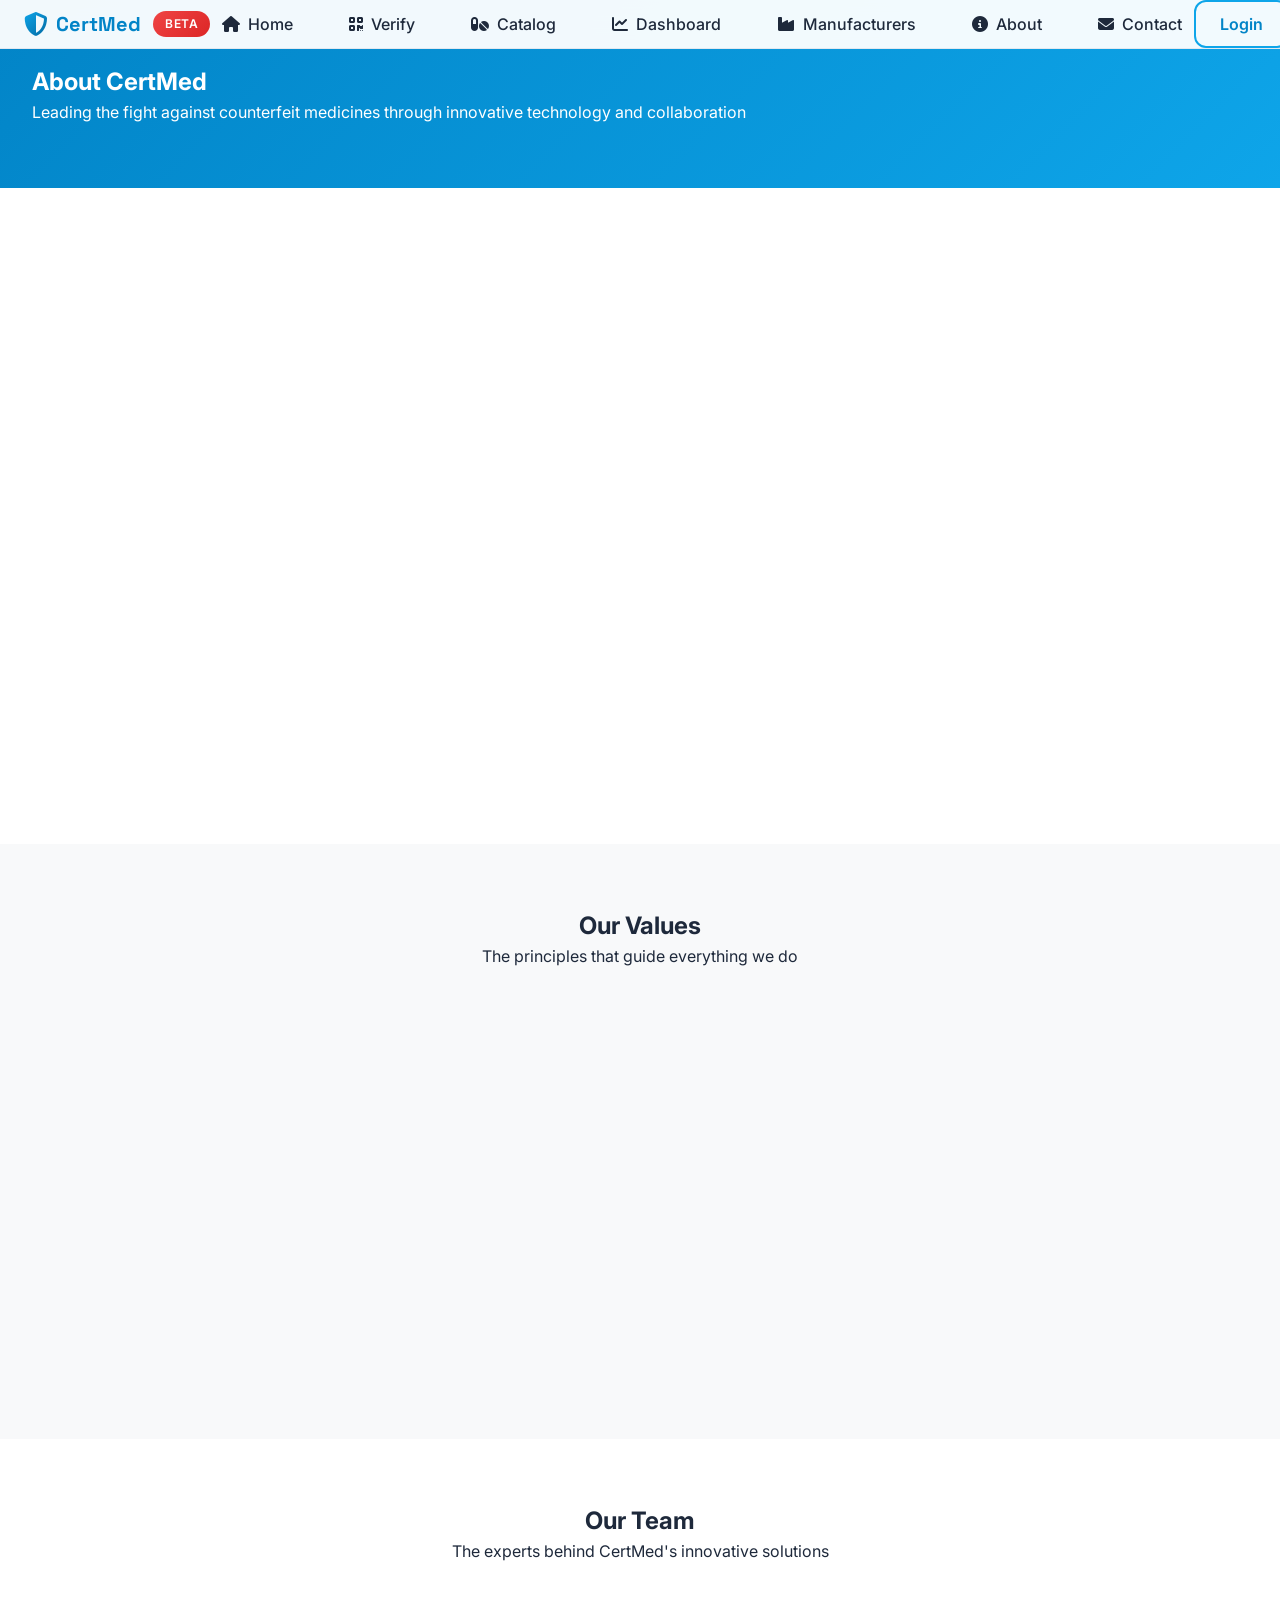
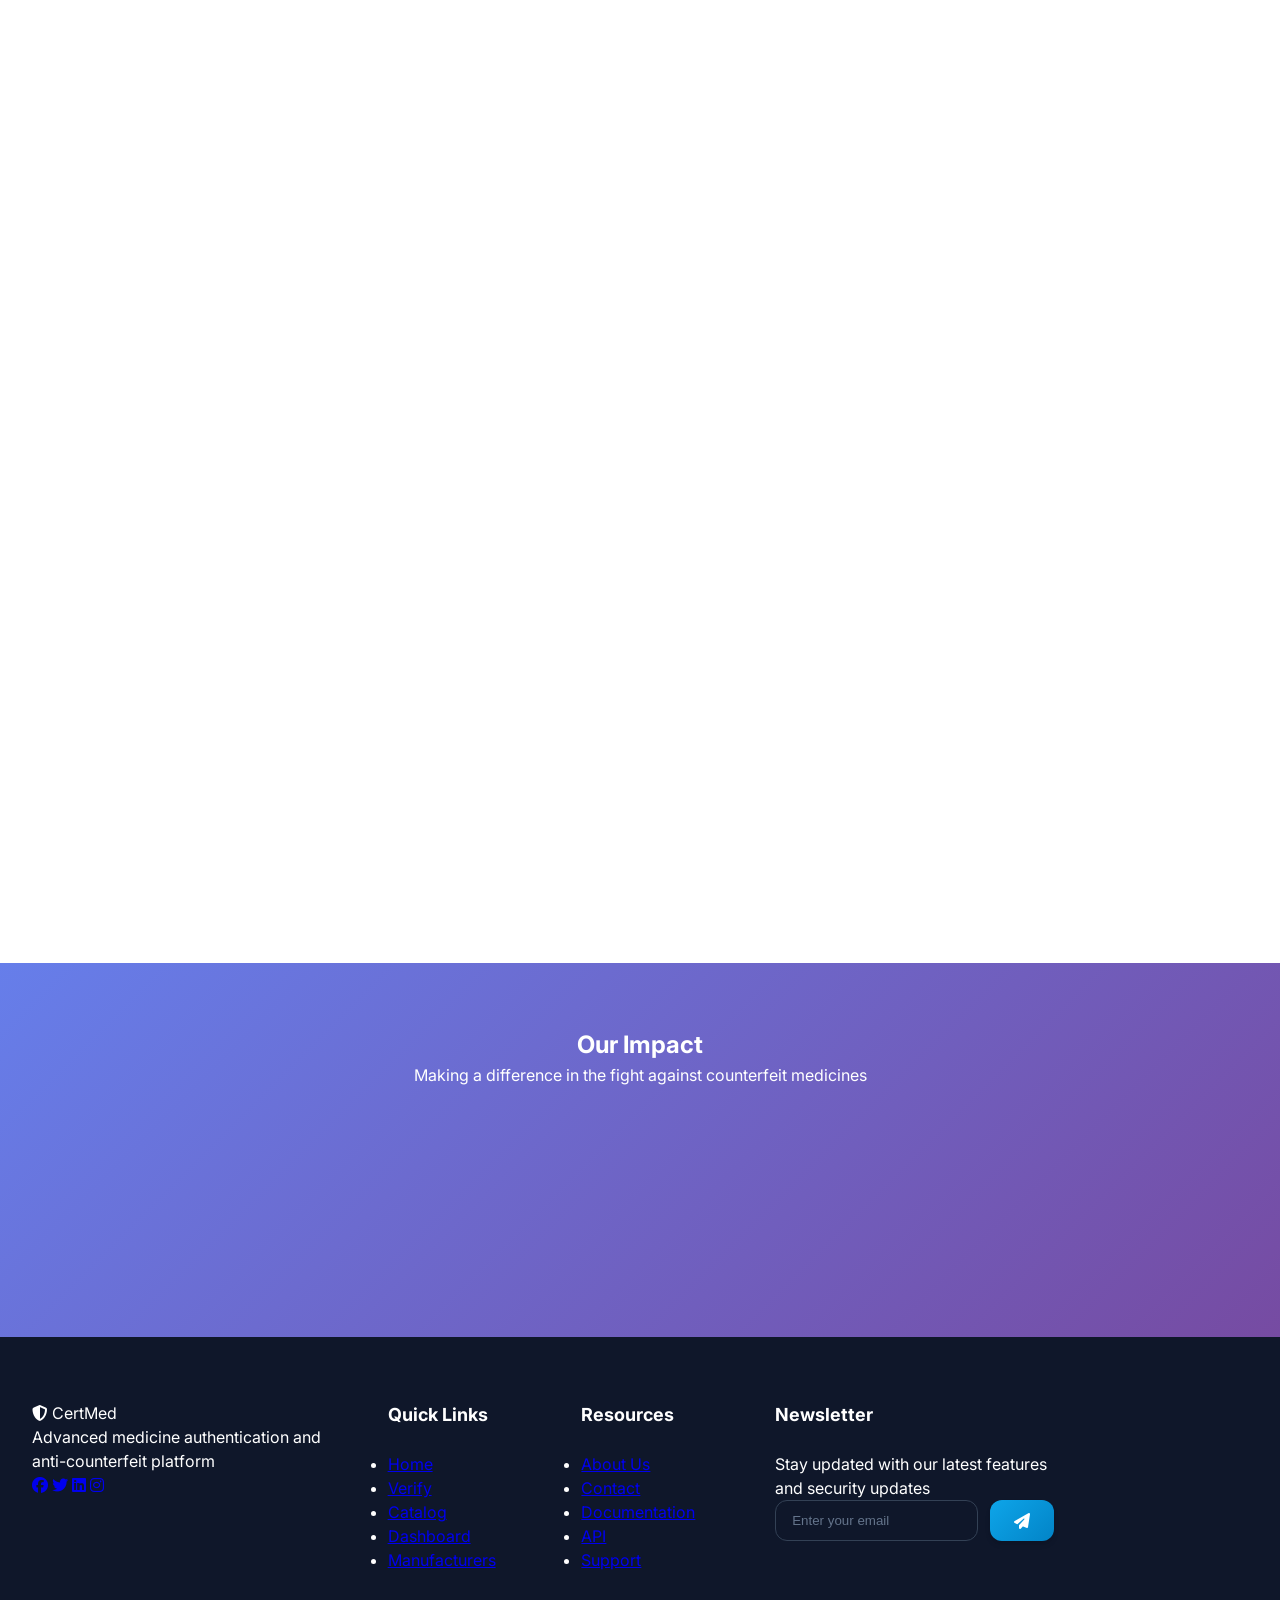
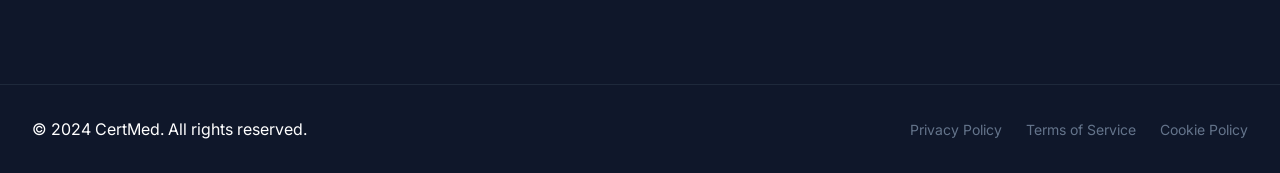
<file: about.html>
<!DOCTYPE html>
<html lang="en">
<head>
    <meta charset="UTF-8">
    <meta name="viewport" content="width=device-width, initial-scale=1.0">
    <title>About Us - CertMed</title>
    <meta name="description" content="Learn about CertMed's mission to combat counterfeit medicines and protect public health">
    <meta name="keywords" content="about CertMed, medicine authentication, anti-counterfeit, public health">
    
    <!-- Open Graph Meta Tags -->
    <meta property="og:title" content="About Us - CertMed">
    <meta property="og:description" content="Learn about CertMed's mission to combat counterfeit medicines">
    <meta property="og:image" content="https://certmed.com/images/og-image.jpg">
    <meta property="og:url" content="https://certmed.com/about">
    <meta property="og:type" content="website">
    
    <!-- Favicon -->
    <link rel="icon" type="image/x-icon" href="favicon.ico">
    <link rel="apple-touch-icon" sizes="180x180" href="apple-touch-icon.png">
    
    <!-- Google Fonts -->
    <link rel="preconnect" href="https://fonts.googleapis.com">
    <link rel="preconnect" href="https://fonts.gstatic.com" crossorigin>
    <link href="https://fonts.googleapis.com/css2?family=Inter:wght@300;400;500;600;700;800&family=Space+Grotesk:wght@400;500;600;700&display=swap" rel="stylesheet">
    
    <!-- Font Awesome -->
    <link rel="stylesheet" href="https://cdnjs.cloudflare.com/ajax/libs/font-awesome/6.5.1/css/all.min.css">
    
    <!-- AOS Animation Library -->
    <link href="https://unpkg.com/aos@2.3.1/dist/aos.css" rel="stylesheet">
    
    <!-- Main Styles -->
    <link rel="stylesheet" href="styles.css">
    <link rel="stylesheet" href="styles-enhanced.css">
    
    <!-- About Specific Styles -->
    <style>
        .about-hero {
            background: linear-gradient(135deg, var(--primary-color) 0%, var(--secondary-color) 100%);
            color: white;
            padding: 4rem 0;
        }
        
        .mission-section {
            padding: 4rem 0;
            background: white;
        }
        
        .mission-content {
            display: grid;
            grid-template-columns: 1fr 1fr;
            gap: 3rem;
            align-items: center;
        }
        
        .mission-text h2 {
            font-size: 2.5rem;
            margin-bottom: 1rem;
            color: var(--primary-color);
        }
        
        .mission-text p {
            font-size: 1.1rem;
            line-height: 1.8;
            margin-bottom: 1.5rem;
        }
        
        .mission-visual {
            text-align: center;
        }
        
        .mission-icon {
            width: 150px;
            height: 150px;
            background: linear-gradient(135deg, var(--primary-color), var(--secondary-color));
            border-radius: 50%;
            display: flex;
            align-items: center;
            justify-content: center;
            margin: 0 auto 2rem;
            color: white;
            font-size: 4rem;
            animation: pulse 2s infinite;
        }
        
        @keyframes pulse {
            0% { transform: scale(1); }
            50% { transform: scale(1.05); }
            100% { transform: scale(1); }
        }
        
        .values-section {
            padding: 4rem 0;
            background: #f8f9fa;
        }
        
        .values-grid {
            display: grid;
            grid-template-columns: repeat(auto-fit, minmax(250px, 1fr));
            gap: 2rem;
        }
        
        .value-card {
            background: white;
            padding: 2rem;
            border-radius: 12px;
            box-shadow: 0 4px 20px rgba(0,0,0,0.1);
            text-align: center;
            transition: all 0.3s ease;
        }
        
        .value-card:hover {
            transform: translateY(-5px);
        }
        
        .value-icon {
            width: 80px;
            height: 80px;
            background: linear-gradient(135deg, var(--primary-color), var(--secondary-color));
            border-radius: 50%;
            display: flex;
            align-items: center;
            justify-content: center;
            margin: 0 auto 1.5rem;
            color: white;
            font-size: 2rem;
        }
        
        .value-title {
            font-size: 1.3rem;
            font-weight: 600;
            margin-bottom: 1rem;
        }
        
        .value-description {
            color: #666;
            line-height: 1.6;
        }
        
        .team-section {
            padding: 4rem 0;
            background: white;
        }
        
        .team-grid {
            display: grid;
            grid-template-columns: repeat(auto-fit, minmax(300px, 1fr));
            gap: 2rem;
        }
        
        .team-member {
            background: white;
            padding: 2rem;
            border-radius: 12px;
            box-shadow: 0 4px 20px rgba(0,0,0,0.1);
            text-align: center;
            transition: all 0.3s ease;
        }
        
        .team-member:hover {
            transform: translateY(-5px);
        }
        
        .member-avatar {
            width: 120px;
            height: 120px;
            border-radius: 50%;
            background: linear-gradient(135deg, #667eea, #764ba2);
            display: flex;
            align-items: center;
            justify-content: center;
            margin: 0 auto 1.5rem;
            color: white;
            font-size: 3rem;
        }
        
        .member-name {
            font-size: 1.3rem;
            font-weight: 600;
            margin-bottom: 0.5rem;
        }
        
        .member-role {
            color: var(--primary-color);
            margin-bottom: 1rem;
        }
        
        .member-bio {
            color: #666;
            line-height: 1.6;
            margin-bottom: 1rem;
        }
        
        .member-social {
            display: flex;
            justify-content: center;
            gap: 1rem;
        }
        
        .member-social a {
            width: 40px;
            height: 40px;
            background: #f0f0f0;
            border-radius: 50%;
            display: flex;
            align-items: center;
            justify-content: center;
            color: #666;
            transition: all 0.3s ease;
        }
        
        .member-social a:hover {
            background: var(--primary-color);
            color: white;
        }
        
        .stats-section {
            padding: 4rem 0;
            background: linear-gradient(135deg, #667eea 0%, #764ba2 100%);
            color: white;
        }
        
        .stats-grid {
            display: grid;
            grid-template-columns: repeat(auto-fit, minmax(200px, 1fr));
            gap: 2rem;
        }
        
        .stat-item {
            text-align: center;
        }
        
        .stat-number {
            font-size: 3rem;
            font-weight: bold;
            margin-bottom: 0.5rem;
        }
        
        .stat-label {
            font-size: 1.1rem;
            opacity: 0.9;
        }
        
        @media (max-width: 768px) {
            .mission-content {
                grid-template-columns: 1fr;
                gap: 2rem;
            }
            
            .values-grid,
            .team-grid,
            .stats-grid {
                grid-template-columns: 1fr;
            }
        }
    </style>
</head>
<body>
    <!-- Header -->
    <header class="header">
        <div class="nav-container">
            <div class="nav-brand">
                <div class="brand-logo">
                    <i class="fas fa-shield-alt"></i>
                    <span>CertMed</span>
                </div>
                <div class="brand-badge">BETA</div>
            </div>
            
            <ul class="nav-menu">
                <li class="nav-item dropdown">
                    <a href="index.html" class="nav-link dropdown-toggle">
                        <i class="fas fa-home"></i> Home
                    </a>
                </li>
                <li class="nav-item dropdown">
                    <a href="verify.html" class="nav-link dropdown-toggle">
                        <i class="fas fa-qrcode"></i> Verify
                    </a>
                </li>
                <li class="nav-item dropdown">
                    <a href="catalog.html" class="nav-link dropdown-toggle">
                        <i class="fas fa-pills"></i> Catalog
                    </a>
                </li>
                <li class="nav-item dropdown">
                    <a href="dashboard.html" class="nav-link dropdown-toggle">
                        <i class="fas fa-chart-line"></i> Dashboard
                    </a>
                </li>
                <li class="nav-item dropdown">
                    <a href="manufacturer.html" class="nav-link dropdown-toggle">
                        <i class="fas fa-industry"></i> Manufacturers
                    </a>
                </li>
                <li class="nav-item">
                    <a href="about.html" class="nav-link active">
                        <i class="fas fa-info-circle"></i> About
                    </a>
                </li>
                <li class="nav-item">
                    <a href="contact.html" class="nav-link">
                        <i class="fas fa-envelope"></i> Contact
                    </a>
                </li>
            </ul>
            
            <div class="nav-actions">
                <button class="btn btn-outline" onclick="window.location.href='index.html#login'">Login</button>
                <button class="btn btn-primary" onclick="window.location.href='index.html#signup'">Sign Up</button>
            </div>
            
            <div class="hamburger">
                <span></span>
                <span></span>
                <span></span>
            </div>
        </div>
    </header>

    <!-- About Hero -->
    <section class="about-hero">
        <div class="container">
            <div class="hero-content">
                <h1>About CertMed</h1>
                <p>Leading the fight against counterfeit medicines through innovative technology and collaboration</p>
            </div>
        </div>
    </section>

    <!-- Mission Section -->
    <section class="mission-section">
        <div class="container">
            <div class="mission-content">
                <div class="mission-text" data-aos="fade-right">
                    <h2>Our Mission</h2>
                    <p>At CertMed, we are dedicated to protecting public health by combating the global threat of counterfeit medicines. Our mission is to create a world where every medicine can be instantly verified as authentic, ensuring patient safety and maintaining trust in the pharmaceutical supply chain.</p>
                    <p>We leverage cutting-edge technology including QR codes, blockchain, and artificial intelligence to provide a comprehensive solution for medicine authentication that is accessible to everyone, from healthcare professionals to individual consumers.</p>
                    <p>Through partnerships with pharmaceutical manufacturers, regulatory bodies, and healthcare providers, we are building a global network that makes counterfeit medicines a thing of the past.</p>
                </div>
                
                <div class="mission-visual" data-aos="fade-left">
                    <div class="mission-icon">
                        <i class="fas fa-shield-alt"></i>
                    </div>
                    <h3>Protecting Lives Through Technology</h3>
                    <p>Every verification we perform helps protect someone from potentially harmful counterfeit medicines.</p>
                </div>
            </div>
        </div>
    </section>

    <!-- Values Section -->
    <section class="values-section">
        <div class="container">
            <div class="section-header">
                <h2>Our Values</h2>
                <p>The principles that guide everything we do</p>
            </div>
            
            <div class="values-grid">
                <div class="value-card" data-aos="fade-up">
                    <div class="value-icon">
                        <i class="fas fa-heart"></i>
                    </div>
                    <h3 class="value-title">Patient Safety First</h3>
                    <p class="value-description">We prioritize the health and safety of patients above all else, ensuring every solution we develop protects those who need medicine most.</p>
                </div>
                
                <div class="value-card" data-aos="fade-up" data-aos-delay="100">
                    <div class="value-icon">
                        <i class="fas fa-lock"></i>
                    </div>
                    <h3 class="value-title">Security & Trust</h3>
                    <p class="value-description">We build systems that are secure, reliable, and trustworthy, maintaining the highest standards of data protection and privacy.</p>
                </div>
                
                <div class="value-card" data-aos="fade-up" data-aos-delay="200">
                    <div class="value-icon">
                        <i class="fas fa-lightbulb"></i>
                    </div>
                    <h3 class="value-title">Innovation</h3>
                    <p class="value-description">We continuously innovate and improve our technology to stay ahead of counterfeiters and provide the best possible protection.</p>
                </div>
                
                <div class="value-card" data-aos="fade-up" data-aos-delay="300">
                    <div class="value-icon">
                        <i class="fas fa-handshake"></i>
                    </div>
                    <h3 class="value-title">Collaboration</h3>
                    <p class="value-description">We believe in the power of partnership and work closely with all stakeholders to create a comprehensive solution.</p>
                </div>
            </div>
        </div>
    </section>

    <!-- Team Section -->
    <section class="team-section">
        <div class="container">
            <div class="section-header">
                <h2>Our Team</h2>
                <p>The experts behind CertMed's innovative solutions</p>
            </div>
            
            <div class="team-grid">
                <div class="team-member" data-aos="fade-up">
                    <div class="member-avatar">
                        <i class="fas fa-user"></i>
                    </div>
                    <h3 class="member-name">Dr. Sarah Johnson</h3>
                    <p class="member-role">CEO & Founder</p>
                    <p class="member-bio">With over 15 years in pharmaceutical technology, Dr. Johnson leads our mission to combat counterfeit medicines globally.</p>
                    <div class="member-social">
                        <a href="#"><i class="fab fa-linkedin"></i></a>
                        <a href="#"><i class="fab fa-twitter"></i></a>
                    </div>
                </div>
                
                <div class="team-member" data-aos="fade-up" data-aos-delay="100">
                    <div class="member-avatar">
                        <i class="fas fa-user"></i>
                    </div>
                    <h3 class="member-name">Michael Chen</h3>
                    <p class="member-role">CTO</p>
                    <p class="member-bio">Michael brings extensive experience in blockchain and AI development, ensuring our technology remains cutting-edge.</p>
                    <div class="member-social">
                        <a href="#"><i class="fab fa-linkedin"></i></a>
                        <a href="#"><i class="fab fa-github"></i></a>
                    </div>
                </div>
                
                <div class="team-member" data-aos="fade-up" data-aos-delay="200">
                    <div class="member-avatar">
                        <i class="fas fa-user"></i>
                    </div>
                    <h3 class="member-name">Dr. Emily Rodriguez</h3>
                    <p class="member-role">Head of Regulatory Affairs</p>
                    <p class="member-bio">Dr. Rodriguez ensures our solutions meet global regulatory standards and work closely with health authorities.</p>
                    <div class="member-social">
                        <a href="#"><i class="fab fa-linkedin"></i></a>
                        <a href="#"><i class="fab fa-twitter"></i></a>
                    </div>
                </div>
                
                <div class="team-member" data-aos="fade-up" data-aos-delay="300">
                    <div class="member-avatar">
                        <i class="fas fa-user"></i>
                    </div>
                    <h3 class="member-name">James Wilson</h3>
                    <p class="member-role">Head of Partnerships</p>
                    <p class="member-bio">James builds strategic partnerships with pharmaceutical companies and healthcare organizations worldwide.</p>
                    <div class="member-social">
                        <a href="#"><i class="fab fa-linkedin"></i></a>
                        <a href="#"><i class="fab fa-twitter"></i></a>
                    </div>
                </div>
            </div>
        </div>
    </section>

    <!-- Stats Section -->
    <section class="stats-section">
        <div class="container">
            <div class="section-header">
                <h2>Our Impact</h2>
                <p>Making a difference in the fight against counterfeit medicines</p>
            </div>
            
            <div class="stats-grid">
                <div class="stat-item" data-aos="fade-up">
                    <div class="stat-number" data-target="50000000">0</div>
                    <div class="stat-label">Medicines Verified</div>
                </div>
                
                <div class="stat-item" data-aos="fade-up" data-aos-delay="100">
                    <div class="stat-number" data-target="150">0</div>
                    <div class="stat-label">Partner Countries</div>
                </div>
                
                <div class="stat-item" data-aos="fade-up" data-aos-delay="200">
                    <div class="stat-number" data-target="500">0</div>
                    <div class="stat-label">Partner Manufacturers</div>
                </div>
                
                <div class="stat-item" data-aos="fade-up" data-aos-delay="300">
                    <div class="stat-number" data-target="99.9">0</div>
                    <div class="stat-label">% Accuracy Rate</div>
                </div>
            </div>
        </div>
    </section>

    <!-- Footer -->
    <footer class="footer">
        <div class="footer-top">
            <div class="container">
                <div class="footer-grid">
                    <div class="footer-column">
                        <div class="footer-logo">
                            <i class="fas fa-shield-alt"></i>
                            <span>CertMed</span>
                        </div>
                        <p>Advanced medicine authentication and anti-counterfeit platform</p>
                        <div class="social-links">
                            <a href="#"><i class="fab fa-facebook"></i></a>
                            <a href="#"><i class="fab fa-twitter"></i></a>
                            <a href="#"><i class="fab fa-linkedin"></i></a>
                            <a href="#"><i class="fab fa-instagram"></i></a>
                        </div>
                    </div>
                    
                    <div class="footer-column">
                        <h4>Quick Links</h4>
                        <ul>
                            <li><a href="index.html">Home</a></li>
                            <li><a href="verify.html">Verify</a></li>
                            <li><a href="catalog.html">Catalog</a></li>
                            <li><a href="dashboard.html">Dashboard</a></li>
                            <li><a href="manufacturer.html">Manufacturers</a></li>
                        </ul>
                    </div>
                    
                    <div class="footer-column">
                        <h4>Resources</h4>
                        <ul>
                            <li><a href="about.html">About Us</a></li>
                            <li><a href="contact.html">Contact</a></li>
                            <li><a href="#">Documentation</a></li>
                            <li><a href="#">API</a></li>
                            <li><a href="#">Support</a></li>
                        </ul>
                    </div>
                    
                    <div class="footer-column">
                        <h4>Newsletter</h4>
                        <p>Stay updated with our latest features and security updates</p>
                        <form class="newsletter-form">
                            <input type="email" placeholder="Enter your email">
                            <button type="submit" class="btn btn-primary">
                                <i class="fas fa-paper-plane"></i>
                            </button>
                        </form>
                    </div>
                </div>
            </div>
        </div>
        
        <div class="footer-bottom">
            <div class="container">
                <div class="footer-bottom-content">
                    <p>&copy; 2024 CertMed. All rights reserved.</p>
                    <div class="footer-bottom-links">
                        <a href="#">Privacy Policy</a>
                        <a href="#">Terms of Service</a>
                        <a href="#">Cookie Policy</a>
                    </div>
                </div>
            </div>
        </div>
    </footer>

    <!-- Scripts -->
    <script src="script.js"></script>
    <script>
        // About page specific JavaScript
        document.addEventListener('DOMContentLoaded', function() {
            // Initialize AOS
            AOS.init({
                duration: 800,
                once: true,
                offset: 100
            });
            
            // Animate stats numbers
            animateStats();
        });

        function animateStats() {
            const statNumbers = document.querySelectorAll('.stat-number');
            
            const observer = new IntersectionObserver((entries) => {
                entries.forEach(entry => {
                    if (entry.isIntersecting) {
                        const target = parseFloat(entry.target.dataset.target);
                        const duration = 2000;
                        const start = 0;
                        const increment = target / (duration / 16);
                        let current = start;
                        
                        const timer = setInterval(() => {
                            current += increment;
                            if (current >= target) {
                                current = target;
                                clearInterval(timer);
                            }
                            
                            if (target % 1 === 0) {
                                entry.target.textContent = Math.floor(current).toLocaleString();
                            } else {
                                entry.target.textContent = current.toFixed(1);
                            }
                        }, 16);
                        
                        observer.unobserve(entry.target);
                    }
                });
            });
            
            statNumbers.forEach(stat => observer.observe(stat));
        }
    </script>
</body>
</html>
</file>
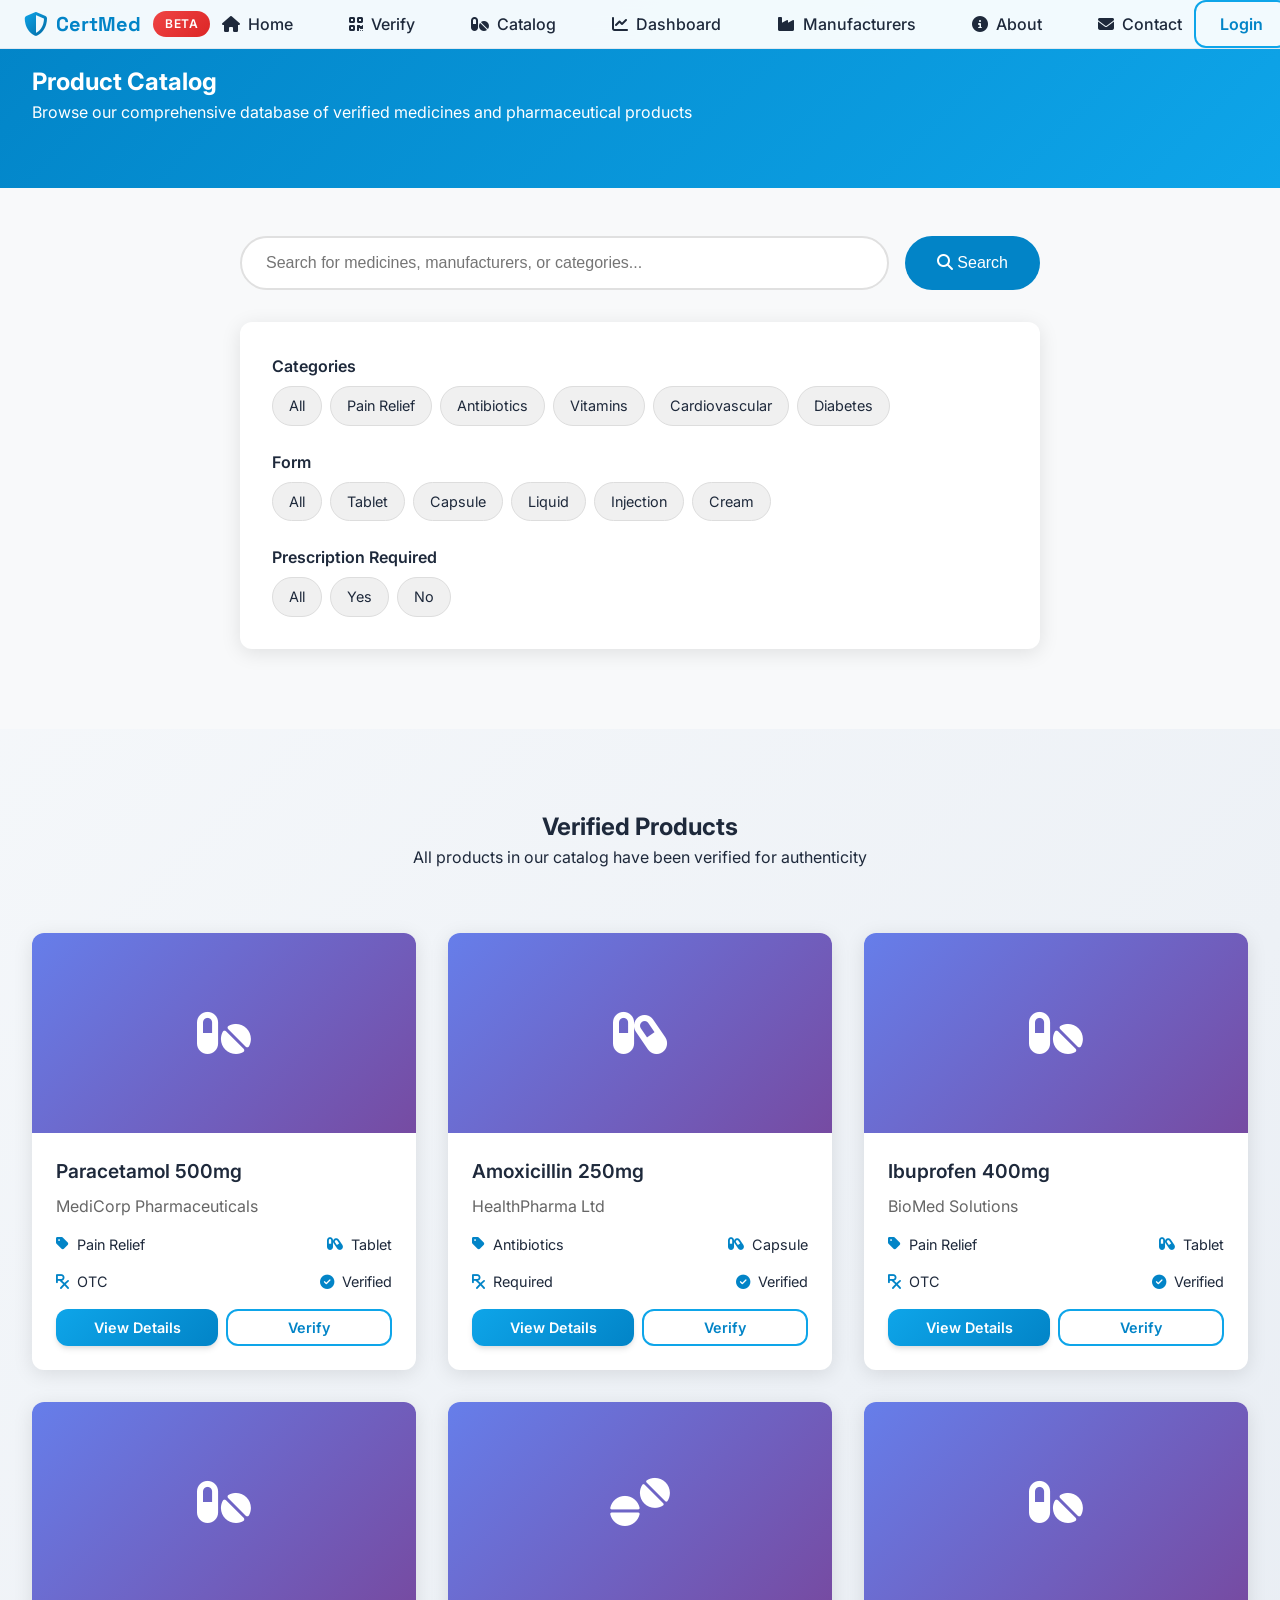
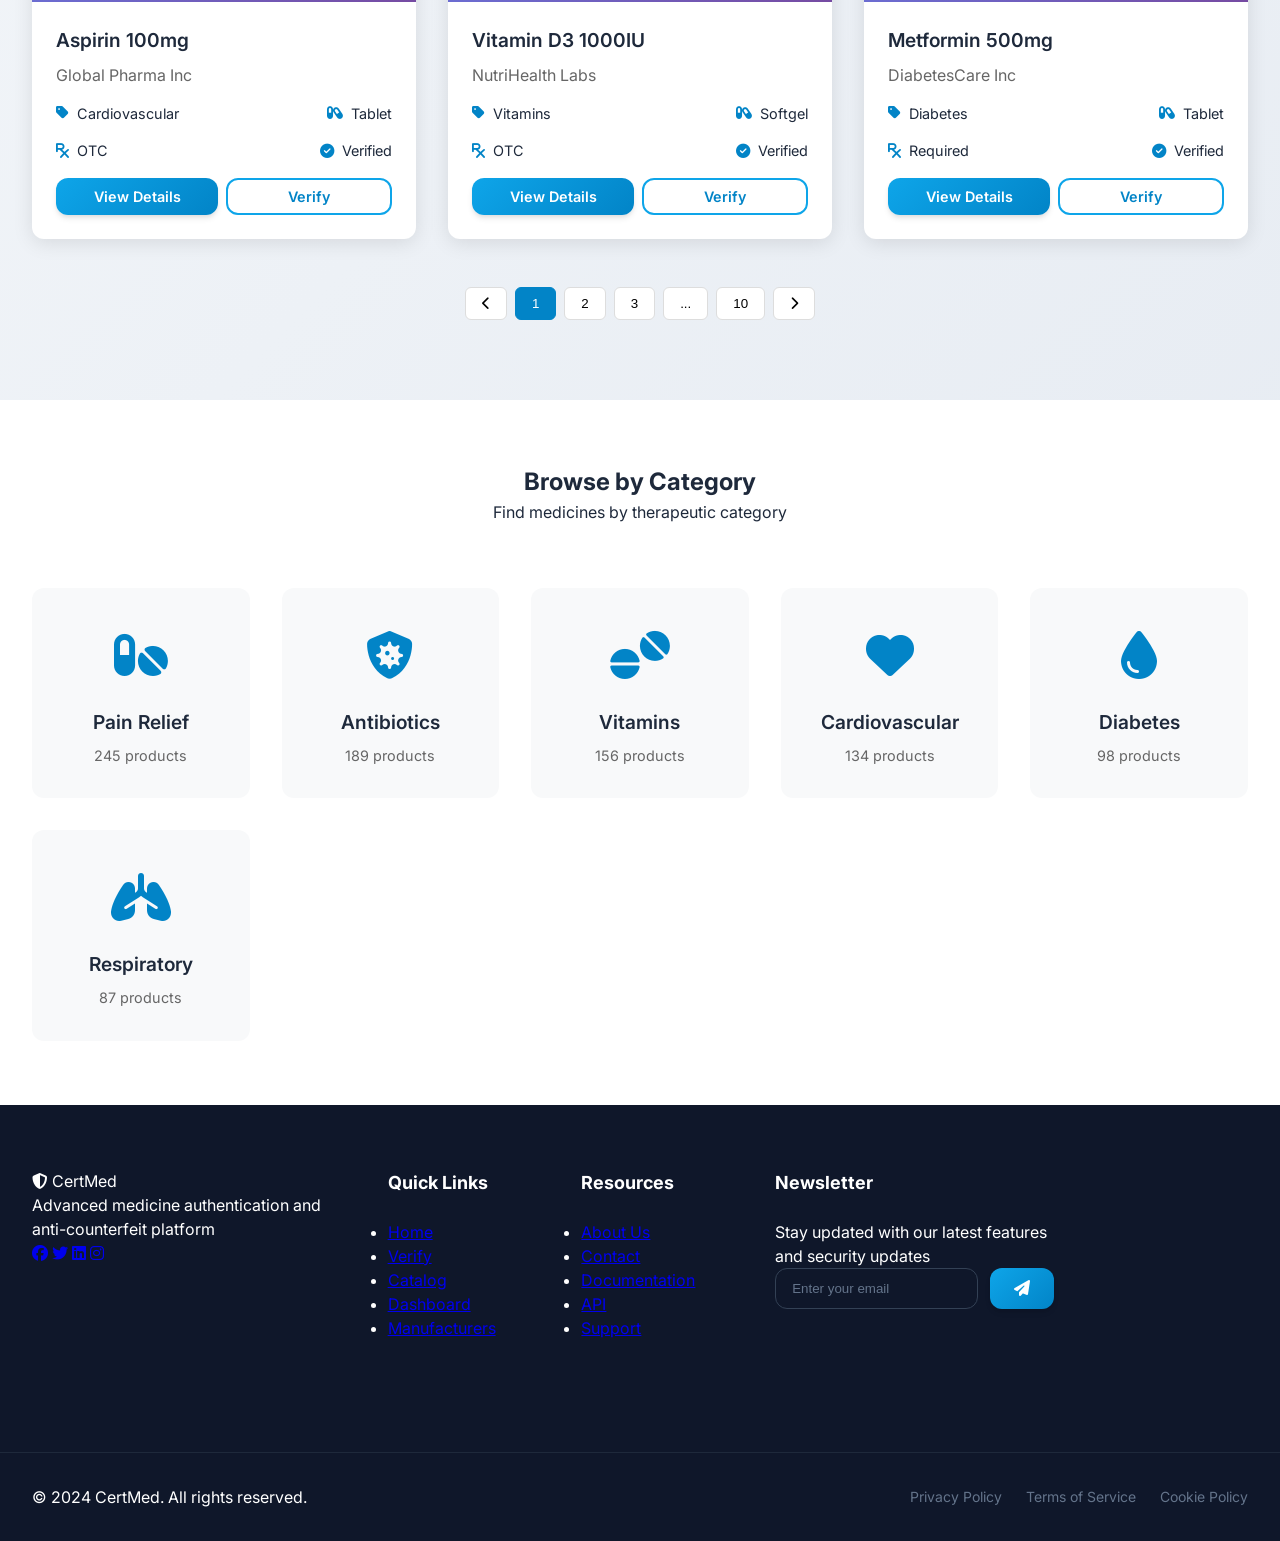
<file: catalog.html>
<!DOCTYPE html>
<html lang="en">
<head>
    <meta charset="UTF-8">
    <meta name="viewport" content="width=device-width, initial-scale=1.0">
    <title>Product Catalog - CertMed</title>
    <meta name="description" content="Browse and search verified medicines in CertMed's comprehensive product catalog">
    <meta name="keywords" content="medicine catalog, product search, verified medicines, pharmaceutical database">
    
    <!-- Open Graph Meta Tags -->
    <meta property="og:title" content="Product Catalog - CertMed">
    <meta property="og:description" content="Browse and search verified medicines in CertMed's comprehensive catalog">
    <meta property="og:image" content="https://certmed.com/images/og-image.jpg">
    <meta property="og:url" content="https://certmed.com/catalog">
    <meta property="og:type" content="website">
    
    <!-- Favicon -->
    <link rel="icon" type="image/x-icon" href="favicon.ico">
    <link rel="apple-touch-icon" sizes="180x180" href="apple-touch-icon.png">
    
    <!-- Google Fonts -->
    <link rel="preconnect" href="https://fonts.googleapis.com">
    <link rel="preconnect" href="https://fonts.gstatic.com" crossorigin>
    <link href="https://fonts.googleapis.com/css2?family=Inter:wght@300;400;500;600;700;800&family=Space+Grotesk:wght@400;500;600;700&display=swap" rel="stylesheet">
    
    <!-- Font Awesome -->
    <link rel="stylesheet" href="https://cdnjs.cloudflare.com/ajax/libs/font-awesome/6.5.1/css/all.min.css">
    
    <!-- AOS Animation Library -->
    <link href="https://unpkg.com/aos@2.3.1/dist/aos.css" rel="stylesheet">
    
    <!-- Main Styles -->
    <link rel="stylesheet" href="styles.css">
    <link rel="stylesheet" href="styles-enhanced.css">
    
    <!-- Catalog Specific Styles -->
    <style>
        .catalog-hero {
            background: linear-gradient(135deg, var(--primary-color) 0%, var(--secondary-color) 100%);
            color: white;
            padding: 4rem 0;
        }
        
        .search-section {
            padding: 3rem 0;
            background: #f8f9fa;
        }
        
        .search-container {
            max-width: 800px;
            margin: 0 auto;
        }
        
        .search-form {
            display: flex;
            gap: 1rem;
            margin-bottom: 2rem;
        }
        
        .search-input {
            flex: 1;
            padding: 1rem 1.5rem;
            border: 2px solid #e0e0e0;
            border-radius: 50px;
            font-size: 1rem;
            transition: all 0.3s ease;
        }
        
        .search-input:focus {
            outline: none;
            border-color: var(--primary-color);
            box-shadow: 0 0 0 3px rgba(26, 188, 156, 0.1);
        }
        
        .search-btn {
            padding: 1rem 2rem;
            background: var(--primary-color);
            color: white;
            border: none;
            border-radius: 50px;
            font-size: 1rem;
            cursor: pointer;
            transition: all 0.3s ease;
        }
        
        .search-btn:hover {
            background: var(--secondary-color);
            transform: translateY(-2px);
        }
        
        .filters-section {
            background: white;
            padding: 2rem;
            border-radius: 12px;
            box-shadow: 0 4px 20px rgba(0,0,0,0.1);
            margin-bottom: 2rem;
        }
        
        .filter-group {
            margin-bottom: 1.5rem;
        }
        
        .filter-group:last-child {
            margin-bottom: 0;
        }
        
        .filter-label {
            font-weight: 600;
            margin-bottom: 0.5rem;
            display: block;
        }
        
        .filter-options {
            display: flex;
            flex-wrap: wrap;
            gap: 0.5rem;
        }
        
        .filter-chip {
            padding: 0.5rem 1rem;
            background: #f0f0f0;
            border: 1px solid #ddd;
            border-radius: 25px;
            cursor: pointer;
            transition: all 0.3s ease;
            font-size: 0.9rem;
        }
        
        .filter-chip:hover,
        .filter-chip.active {
            background: var(--primary-color);
            color: white;
            border-color: var(--primary-color);
        }
        
        .products-grid {
            display: grid;
            grid-template-columns: repeat(auto-fill, minmax(300px, 1fr));
            gap: 2rem;
            margin-bottom: 3rem;
        }
        
        .product-card {
            background: white;
            border-radius: 12px;
            overflow: hidden;
            box-shadow: 0 4px 20px rgba(0,0,0,0.1);
            transition: all 0.3s ease;
            cursor: pointer;
        }
        
        .product-card:hover {
            transform: translateY(-5px);
            box-shadow: 0 8px 30px rgba(0,0,0,0.15);
        }
        
        .product-image {
            height: 200px;
            background: linear-gradient(135deg, #667eea, #764ba2);
            display: flex;
            align-items: center;
            justify-content: center;
            color: white;
            font-size: 3rem;
        }
        
        .product-content {
            padding: 1.5rem;
        }
        
        .product-name {
            font-size: 1.2rem;
            font-weight: 600;
            margin-bottom: 0.5rem;
        }
        
        .product-manufacturer {
            color: #666;
            margin-bottom: 1rem;
        }
        
        .product-details {
            display: flex;
            justify-content: space-between;
            margin-bottom: 1rem;
            font-size: 0.9rem;
        }
        
        .product-detail {
            display: flex;
            align-items: center;
            gap: 0.5rem;
        }
        
        .product-detail i {
            color: var(--primary-color);
        }
        
        .product-actions {
            display: flex;
            gap: 0.5rem;
        }
        
        .product-actions .btn {
            flex: 1;
            padding: 0.5rem;
            font-size: 0.9rem;
        }
        
        .categories-section {
            padding: 4rem 0;
            background: white;
        }
        
        .categories-grid {
            display: grid;
            grid-template-columns: repeat(auto-fit, minmax(200px, 1fr));
            gap: 2rem;
        }
        
        .category-card {
            text-align: center;
            padding: 2rem;
            background: #f8f9fa;
            border-radius: 12px;
            transition: all 0.3s ease;
            cursor: pointer;
        }
        
        .category-card:hover {
            background: var(--primary-color);
            color: white;
            transform: translateY(-5px);
        }
        
        .category-icon {
            font-size: 3rem;
            margin-bottom: 1rem;
            color: var(--primary-color);
        }
        
        .category-card:hover .category-icon {
            color: white;
        }
        
        .category-name {
            font-size: 1.2rem;
            font-weight: 600;
            margin-bottom: 0.5rem;
        }
        
        .category-count {
            color: #666;
            font-size: 0.9rem;
        }
        
        .category-card:hover .category-count {
            color: rgba(255,255,255,0.8);
        }
        
        .pagination {
            display: flex;
            justify-content: center;
            gap: 0.5rem;
            margin-top: 2rem;
        }
        
        .page-btn {
            padding: 0.5rem 1rem;
            background: white;
            border: 1px solid #ddd;
            border-radius: 6px;
            cursor: pointer;
            transition: all 0.3s ease;
        }
        
        .page-btn:hover,
        .page-btn.active {
            background: var(--primary-color);
            color: white;
            border-color: var(--primary-color);
        }
        
        @media (max-width: 768px) {
            .search-form {
                flex-direction: column;
            }
            
            .products-grid {
                grid-template-columns: 1fr;
            }
            
            .categories-grid {
                grid-template-columns: repeat(2, 1fr);
            }
        }
    </style>
</head>
<body>
    <!-- Header -->
    <header class="header">
        <div class="nav-container">
            <div class="nav-brand">
                <div class="brand-logo">
                    <i class="fas fa-shield-alt"></i>
                    <span>CertMed</span>
                </div>
                <div class="brand-badge">BETA</div>
            </div>
            
            <ul class="nav-menu">
                <li class="nav-item dropdown">
                    <a href="index.html" class="nav-link dropdown-toggle">
                        <i class="fas fa-home"></i> Home
                    </a>
                </li>
                <li class="nav-item dropdown">
                    <a href="verify.html" class="nav-link dropdown-toggle">
                        <i class="fas fa-qrcode"></i> Verify
                    </a>
                </li>
                <li class="nav-item dropdown">
                    <a href="catalog.html" class="nav-link active">
                        <i class="fas fa-pills"></i> Catalog
                    </a>
                    <div class="dropdown-menu">
                        <a href="#search" class="dropdown-item">
                            <i class="fas fa-search"></i> Search Products
                        </a>
                        <a href="#categories" class="dropdown-item">
                            <i class="fas fa-th-large"></i> Categories
                        </a>
                        <a href="#manufacturers" class="dropdown-item">
                            <i class="fas fa-industry"></i> Manufacturers
                        </a>
                    </div>
                </li>
                <li class="nav-item dropdown">
                    <a href="dashboard.html" class="nav-link dropdown-toggle">
                        <i class="fas fa-chart-line"></i> Dashboard
                    </a>
                </li>
                <li class="nav-item dropdown">
                    <a href="manufacturer.html" class="nav-link dropdown-toggle">
                        <i class="fas fa-industry"></i> Manufacturers
                    </a>
                </li>
                <li class="nav-item">
                    <a href="about.html" class="nav-link">
                        <i class="fas fa-info-circle"></i> About
                    </a>
                </li>
                <li class="nav-item">
                    <a href="contact.html" class="nav-link">
                        <i class="fas fa-envelope"></i> Contact
                    </a>
                </li>
            </ul>
            
            <div class="nav-actions">
                <button class="btn btn-outline" onclick="window.location.href='index.html#login'">Login</button>
                <button class="btn btn-primary" onclick="window.location.href='index.html#signup'">Sign Up</button>
            </div>
            
            <div class="hamburger">
                <span></span>
                <span></span>
                <span></span>
            </div>
        </div>
    </header>

    <!-- Catalog Hero -->
    <section class="catalog-hero">
        <div class="container">
            <div class="hero-content">
                <h1>Product Catalog</h1>
                <p>Browse our comprehensive database of verified medicines and pharmaceutical products</p>
            </div>
        </div>
    </section>

    <!-- Search Section -->
    <section class="search-section" id="search">
        <div class="container">
            <div class="search-container">
                <form class="search-form" onsubmit="performSearch(event)">
                    <input type="text" class="search-input" id="searchInput" placeholder="Search for medicines, manufacturers, or categories...">
                    <button type="submit" class="search-btn">
                        <i class="fas fa-search"></i> Search
                    </button>
                </form>
                
                <div class="filters-section">
                    <div class="filter-group">
                        <label class="filter-label">Categories</label>
                        <div class="filter-options">
                            <div class="filter-chip" onclick="toggleFilter(this)">All</div>
                            <div class="filter-chip" onclick="toggleFilter(this)">Pain Relief</div>
                            <div class="filter-chip" onclick="toggleFilter(this)">Antibiotics</div>
                            <div class="filter-chip" onclick="toggleFilter(this)">Vitamins</div>
                            <div class="filter-chip" onclick="toggleFilter(this)">Cardiovascular</div>
                            <div class="filter-chip" onclick="toggleFilter(this)">Diabetes</div>
                        </div>
                    </div>
                    
                    <div class="filter-group">
                        <label class="filter-label">Form</label>
                        <div class="filter-options">
                            <div class="filter-chip" onclick="toggleFilter(this)">All</div>
                            <div class="filter-chip" onclick="toggleFilter(this)">Tablet</div>
                            <div class="filter-chip" onclick="toggleFilter(this)">Capsule</div>
                            <div class="filter-chip" onclick="toggleFilter(this)">Liquid</div>
                            <div class="filter-chip" onclick="toggleFilter(this)">Injection</div>
                            <div class="filter-chip" onclick="toggleFilter(this)">Cream</div>
                        </div>
                    </div>
                    
                    <div class="filter-group">
                        <label class="filter-label">Prescription Required</label>
                        <div class="filter-options">
                            <div class="filter-chip" onclick="toggleFilter(this)">All</div>
                            <div class="filter-chip" onclick="toggleFilter(this)">Yes</div>
                            <div class="filter-chip" onclick="toggleFilter(this)">No</div>
                        </div>
                    </div>
                </div>
            </div>
        </div>
    </section>

    <!-- Products Grid -->
    <section class="products-section">
        <div class="container">
            <div class="section-header">
                <h2>Verified Products</h2>
                <p>All products in our catalog have been verified for authenticity</p>
            </div>
            
            <div class="products-grid" id="productsGrid">
                <!-- Products will be dynamically loaded here -->
            </div>
            
            <div class="pagination">
                <button class="page-btn" onclick="changePage('prev')">
                    <i class="fas fa-chevron-left"></i>
                </button>
                <button class="page-btn active">1</button>
                <button class="page-btn">2</button>
                <button class="page-btn">3</button>
                <button class="page-btn">...</button>
                <button class="page-btn">10</button>
                <button class="page-btn" onclick="changePage('next')">
                    <i class="fas fa-chevron-right"></i>
                </button>
            </div>
        </div>
    </section>

    <!-- Categories Section -->
    <section class="categories-section" id="categories">
        <div class="container">
            <div class="section-header">
                <h2>Browse by Category</h2>
                <p>Find medicines by therapeutic category</p>
            </div>
            
            <div class="categories-grid">
                <div class="category-card" onclick="filterByCategory('pain-relief')">
                    <div class="category-icon">
                        <i class="fas fa-pills"></i>
                    </div>
                    <div class="category-name">Pain Relief</div>
                    <div class="category-count">245 products</div>
                </div>
                
                <div class="category-card" onclick="filterByCategory('antibiotics')">
                    <div class="category-icon">
                        <i class="fas fa-shield-virus"></i>
                    </div>
                    <div class="category-name">Antibiotics</div>
                    <div class="category-count">189 products</div>
                </div>
                
                <div class="category-card" onclick="filterByCategory('vitamins')">
                    <div class="category-icon">
                        <i class="fas fa-tablets"></i>
                    </div>
                    <div class="category-name">Vitamins</div>
                    <div class="category-count">156 products</div>
                </div>
                
                <div class="category-card" onclick="filterByCategory('cardiovascular')">
                    <div class="category-icon">
                        <i class="fas fa-heart"></i>
                    </div>
                    <div class="category-name">Cardiovascular</div>
                    <div class="category-count">134 products</div>
                </div>
                
                <div class="category-card" onclick="filterByCategory('diabetes')">
                    <div class="category-icon">
                        <i class="fas fa-tint"></i>
                    </div>
                    <div class="category-name">Diabetes</div>
                    <div class="category-count">98 products</div>
                </div>
                
                <div class="category-card" onclick="filterByCategory('respiratory')">
                    <div class="category-icon">
                        <i class="fas fa-lungs"></i>
                    </div>
                    <div class="category-name">Respiratory</div>
                    <div class="category-count">87 products</div>
                </div>
            </div>
        </div>
    </section>

    <!-- Footer -->
    <footer class="footer">
        <div class="footer-top">
            <div class="container">
                <div class="footer-grid">
                    <div class="footer-column">
                        <div class="footer-logo">
                            <i class="fas fa-shield-alt"></i>
                            <span>CertMed</span>
                        </div>
                        <p>Advanced medicine authentication and anti-counterfeit platform</p>
                        <div class="social-links">
                            <a href="#"><i class="fab fa-facebook"></i></a>
                            <a href="#"><i class="fab fa-twitter"></i></a>
                            <a href="#"><i class="fab fa-linkedin"></i></a>
                            <a href="#"><i class="fab fa-instagram"></i></a>
                        </div>
                    </div>
                    
                    <div class="footer-column">
                        <h4>Quick Links</h4>
                        <ul>
                            <li><a href="index.html">Home</a></li>
                            <li><a href="verify.html">Verify</a></li>
                            <li><a href="catalog.html">Catalog</a></li>
                            <li><a href="dashboard.html">Dashboard</a></li>
                            <li><a href="manufacturer.html">Manufacturers</a></li>
                        </ul>
                    </div>
                    
                    <div class="footer-column">
                        <h4>Resources</h4>
                        <ul>
                            <li><a href="about.html">About Us</a></li>
                            <li><a href="contact.html">Contact</a></li>
                            <li><a href="#">Documentation</a></li>
                            <li><a href="#">API</a></li>
                            <li><a href="#">Support</a></li>
                        </ul>
                    </div>
                    
                    <div class="footer-column">
                        <h4>Newsletter</h4>
                        <p>Stay updated with our latest features and security updates</p>
                        <form class="newsletter-form">
                            <input type="email" placeholder="Enter your email">
                            <button type="submit" class="btn btn-primary">
                                <i class="fas fa-paper-plane"></i>
                            </button>
                        </form>
                    </div>
                </div>
            </div>
        </div>
        
        <div class="footer-bottom">
            <div class="container">
                <div class="footer-bottom-content">
                    <p>&copy; 2024 CertMed. All rights reserved.</p>
                    <div class="footer-bottom-links">
                        <a href="#">Privacy Policy</a>
                        <a href="#">Terms of Service</a>
                        <a href="#">Cookie Policy</a>
                    </div>
                </div>
            </div>
        </div>
    </footer>

    <!-- Scripts -->
    <script src="script.js"></script>
    <script>
        // Catalog-specific JavaScript
        const products = [
            {
                id: 1,
                name: 'Paracetamol 500mg',
                manufacturer: 'MediCorp Pharmaceuticals',
                category: 'Pain Relief',
                form: 'Tablet',
                dosage: '500mg',
                prescriptionRequired: false,
                verified: true,
                icon: 'fa-pills'
            },
            {
                id: 2,
                name: 'Amoxicillin 250mg',
                manufacturer: 'HealthPharma Ltd',
                category: 'Antibiotics',
                form: 'Capsule',
                dosage: '250mg',
                prescriptionRequired: true,
                verified: true,
                icon: 'fa-capsules'
            },
            {
                id: 3,
                name: 'Ibuprofen 400mg',
                manufacturer: 'BioMed Solutions',
                category: 'Pain Relief',
                form: 'Tablet',
                dosage: '400mg',
                prescriptionRequired: false,
                verified: true,
                icon: 'fa-pills'
            },
            {
                id: 4,
                name: 'Aspirin 100mg',
                manufacturer: 'Global Pharma Inc',
                category: 'Cardiovascular',
                form: 'Tablet',
                dosage: '100mg',
                prescriptionRequired: false,
                verified: true,
                icon: 'fa-pills'
            },
            {
                id: 5,
                name: 'Vitamin D3 1000IU',
                manufacturer: 'NutriHealth Labs',
                category: 'Vitamins',
                form: 'Softgel',
                dosage: '1000IU',
                prescriptionRequired: false,
                verified: true,
                icon: 'fa-tablets'
            },
            {
                id: 6,
                name: 'Metformin 500mg',
                manufacturer: 'DiabetesCare Inc',
                category: 'Diabetes',
                form: 'Tablet',
                dosage: '500mg',
                prescriptionRequired: true,
                verified: true,
                icon: 'fa-pills'
            }
        ];

        document.addEventListener('DOMContentLoaded', function() {
            loadProducts();
        });

        function loadProducts() {
            const productsGrid = document.getElementById('productsGrid');
            productsGrid.innerHTML = '';
            
            products.forEach(product => {
                const productCard = createProductCard(product);
                productsGrid.appendChild(productCard);
            });
        }

        function createProductCard(product) {
            const card = document.createElement('div');
            card.className = 'product-card';
            card.innerHTML = `
                <div class="product-image">
                    <i class="fas ${product.icon}"></i>
                </div>
                <div class="product-content">
                    <h3 class="product-name">${product.name}</h3>
                    <p class="product-manufacturer">${product.manufacturer}</p>
                    <div class="product-details">
                        <div class="product-detail">
                            <i class="fas fa-tag"></i>
                            <span>${product.category}</span>
                        </div>
                        <div class="product-detail">
                            <i class="fas fa-capsules"></i>
                            <span>${product.form}</span>
                        </div>
                    </div>
                    <div class="product-details">
                        <div class="product-detail">
                            <i class="fas fa-prescription"></i>
                            <span>${product.prescriptionRequired ? 'Required' : 'OTC'}</span>
                        </div>
                        <div class="product-detail">
                            <i class="fas fa-check-circle"></i>
                            <span>Verified</span>
                        </div>
                    </div>
                    <div class="product-actions">
                        <button class="btn btn-primary" onclick="viewProduct(${product.id})">View Details</button>
                        <button class="btn btn-outline" onclick="verifyProduct(${product.id})">Verify</button>
                    </div>
                </div>
            `;
            return card;
        }

        function performSearch(event) {
            event.preventDefault();
            performAdvancedSearch();
        }

        function toggleFilter(element) {
            // Remove active class from siblings
            const siblings = element.parentElement.querySelectorAll('.filter-chip');
            siblings.forEach(sibling => sibling.classList.remove('active'));
            
            // Add active class to clicked element
            element.classList.add('active');
            
            // Here you would typically filter the products
            console.log('Filter selected:', element.textContent);
        }

        function filterByCategory(category) {
            const filteredProducts = products.filter(product => 
                product.category.toLowerCase().includes(category.replace('-', ' '))
            );
            
            const productsGrid = document.getElementById('productsGrid');
            productsGrid.innerHTML = '';
            
            filteredProducts.forEach(product => {
                const productCard = createProductCard(product);
                productsGrid.appendChild(productCard);
            });
            
            // Scroll to products section
            document.querySelector('.products-section').scrollIntoView({ behavior: 'smooth' });
        }

        function viewProduct(productId) {
            const product = products.find(p => p.id === productId);
            if (product) {
                // Create product detail modal
                showProductModal(product);
            }
        }

        function verifyProduct(productId) {
            const product = products.find(p => p.id === productId);
            if (product) {
                // Store product in sessionStorage for verification page
                sessionStorage.setItem('selectedProduct', JSON.stringify(product));
                window.location.href = `verify.html#manual-verify`;
            }
        }

        function showProductModal(product) {
            const modalHtml = `
                <div class="modal active" id="productModal">
                    <div class="modal-content">
                        <span class="close" onclick="closeProductModal()">&times;</span>
                        <h2>${product.name}</h2>
                        <div class="product-details">
                            <p><strong>Manufacturer:</strong> ${product.manufacturer}</p>
                            <p><strong>Category:</strong> ${product.category}</p>
                            <p><strong>Dosage:</strong> ${product.dosage}</p>
                            <p><strong>Form:</strong> ${product.form}</p>
                            <p><strong>Prescription Required:</strong> ${product.prescriptionRequired ? 'Yes' : 'No'}</p>
                            <p><strong>Verified:</strong> ${product.verified ? 'Yes' : 'No'}</p>
                        </div>
                        <div class="modal-actions">
                            <button class="btn btn-primary" onclick="verifyProduct(${product.id})">Verify Product</button>
                            <button class="btn btn-outline" onclick="closeProductModal()">Close</button>
                        </div>
                    </div>
                </div>
            `;
            
            // Add modal to body
            const modalContainer = document.createElement('div');
            modalContainer.innerHTML = modalHtml;
            document.body.appendChild(modalContainer);
            
            // Add backdrop click to close
            modalContainer.addEventListener('click', (e) => {
                if (e.target === modalContainer.firstChild) {
                    closeProductModal();
                }
            });
        }

        function closeProductModal() {
            const modal = document.getElementById('productModal');
            if (modal) {
                modal.remove();
            }
        }

        function changePage(direction) {
            const currentPage = parseInt(document.querySelector('.page-btn.active').textContent);
            let newPage;
            
            if (direction === 'prev') {
                newPage = Math.max(1, currentPage - 1);
            } else {
                newPage = Math.min(10, currentPage + 1);
            }
            
            // Update active page button
            document.querySelectorAll('.page-btn').forEach(btn => {
                btn.classList.remove('active');
                if (btn.textContent == newPage.toString()) {
                    btn.classList.add('active');
                }
            });
            
            // Scroll to top of products
            document.querySelector('.products-section').scrollIntoView({ behavior: 'smooth' });
            
            appState.showToast(`Showing page ${newPage}`, 'info');
        }

        // Enhanced search functionality
        function performAdvancedSearch() {
            const searchTerm = document.getElementById('searchInput').value.toLowerCase();
            const activeFilters = getActiveFilters();
            
            let filteredProducts = products;
            
            // Apply search term filter
            if (searchTerm) {
                filteredProducts = filteredProducts.filter(product => 
                    product.name.toLowerCase().includes(searchTerm) ||
                    product.manufacturer.toLowerCase().includes(searchTerm) ||
                    product.category.toLowerCase().includes(searchTerm) ||
                    product.form.toLowerCase().includes(searchTerm)
                );
            }
            
            // Apply category filter
            if (activeFilters.category && activeFilters.category !== 'All') {
                filteredProducts = filteredProducts.filter(product => 
                    product.category === activeFilters.category
                );
            }
            
            // Apply form filter
            if (activeFilters.form && activeFilters.form !== 'All') {
                filteredProducts = filteredProducts.filter(product => 
                    product.form === activeFilters.form
                );
            }
            
            // Apply prescription filter
            if (activeFilters.prescription && activeFilters.prescription !== 'All') {
                const requiresPrescription = activeFilters.prescription === 'Yes';
                filteredProducts = filteredProducts.filter(product => 
                    product.prescriptionRequired === requiresPrescription
                );
            }
            
            displayProducts(filteredProducts);
            
            // Show results count
            const resultsCount = filteredProducts.length;
            appState.showToast(`Found ${resultsCount} product${resultsCount !== 1 ? 's' : ''}`, 'info');
        }

        function getActiveFilters() {
            const filters = {};
            
            // Get active category filter
            const categoryChips = document.querySelectorAll('.filter-group')[0].querySelectorAll('.filter-chip.active');
            if (categoryChips.length > 0) {
                filters.category = categoryChips[0].textContent;
            }
            
            // Get active form filter
            const formChips = document.querySelectorAll('.filter-group')[1].querySelectorAll('.filter-chip.active');
            if (formChips.length > 0) {
                filters.form = formChips[0].textContent;
            }
            
            // Get active prescription filter
            const prescriptionChips = document.querySelectorAll('.filter-group')[2].querySelectorAll('.filter-chip.active');
            if (prescriptionChips.length > 0) {
                filters.prescription = prescriptionChips[0].textContent;
            }
            
            return filters;
        }

        function displayProducts(productsToShow) {
            const productsGrid = document.getElementById('productsGrid');
            productsGrid.innerHTML = '';
            
            if (productsToShow.length === 0) {
                productsGrid.innerHTML = `
                    <div style="text-align: center; grid-column: 1 / -1; padding: 3rem;">
                        <i class="fas fa-search" style="font-size: 3rem; color: #ccc; margin-bottom: 1rem;"></i>
                        <h3>No products found</h3>
                        <p>Try adjusting your search or filters</p>
                        <button class="btn btn-primary" onclick="clearAllFilters()" style="margin-top: 1rem;">Clear Filters</button>
                    </div>
                `;
                return;
            }
            
            productsToShow.forEach(product => {
                const productCard = createProductCard(product);
                productsGrid.appendChild(productCard);
            });
        }

        function clearAllFilters() {
            // Clear search input
            document.getElementById('searchInput').value = '';
            
            // Reset all filter chips
            document.querySelectorAll('.filter-chip').forEach(chip => {
                chip.classList.remove('active');
            });
            
            // Show all products
            displayProducts(products);
            
            appState.showToast('Filters cleared', 'info');
        }

        // Enhanced filter functionality
        function toggleFilter(element) {
            const filterGroup = element.parentElement;
            
            // Remove active class from siblings in the same group
            filterGroup.querySelectorAll('.filter-chip').forEach(sibling => {
                sibling.classList.remove('active');
            });
            
            // Add active class to clicked element
            element.classList.add('active');
            
            // Perform search with new filters
            performAdvancedSearch();
        }
    </script>
</body>
</html>
</file>
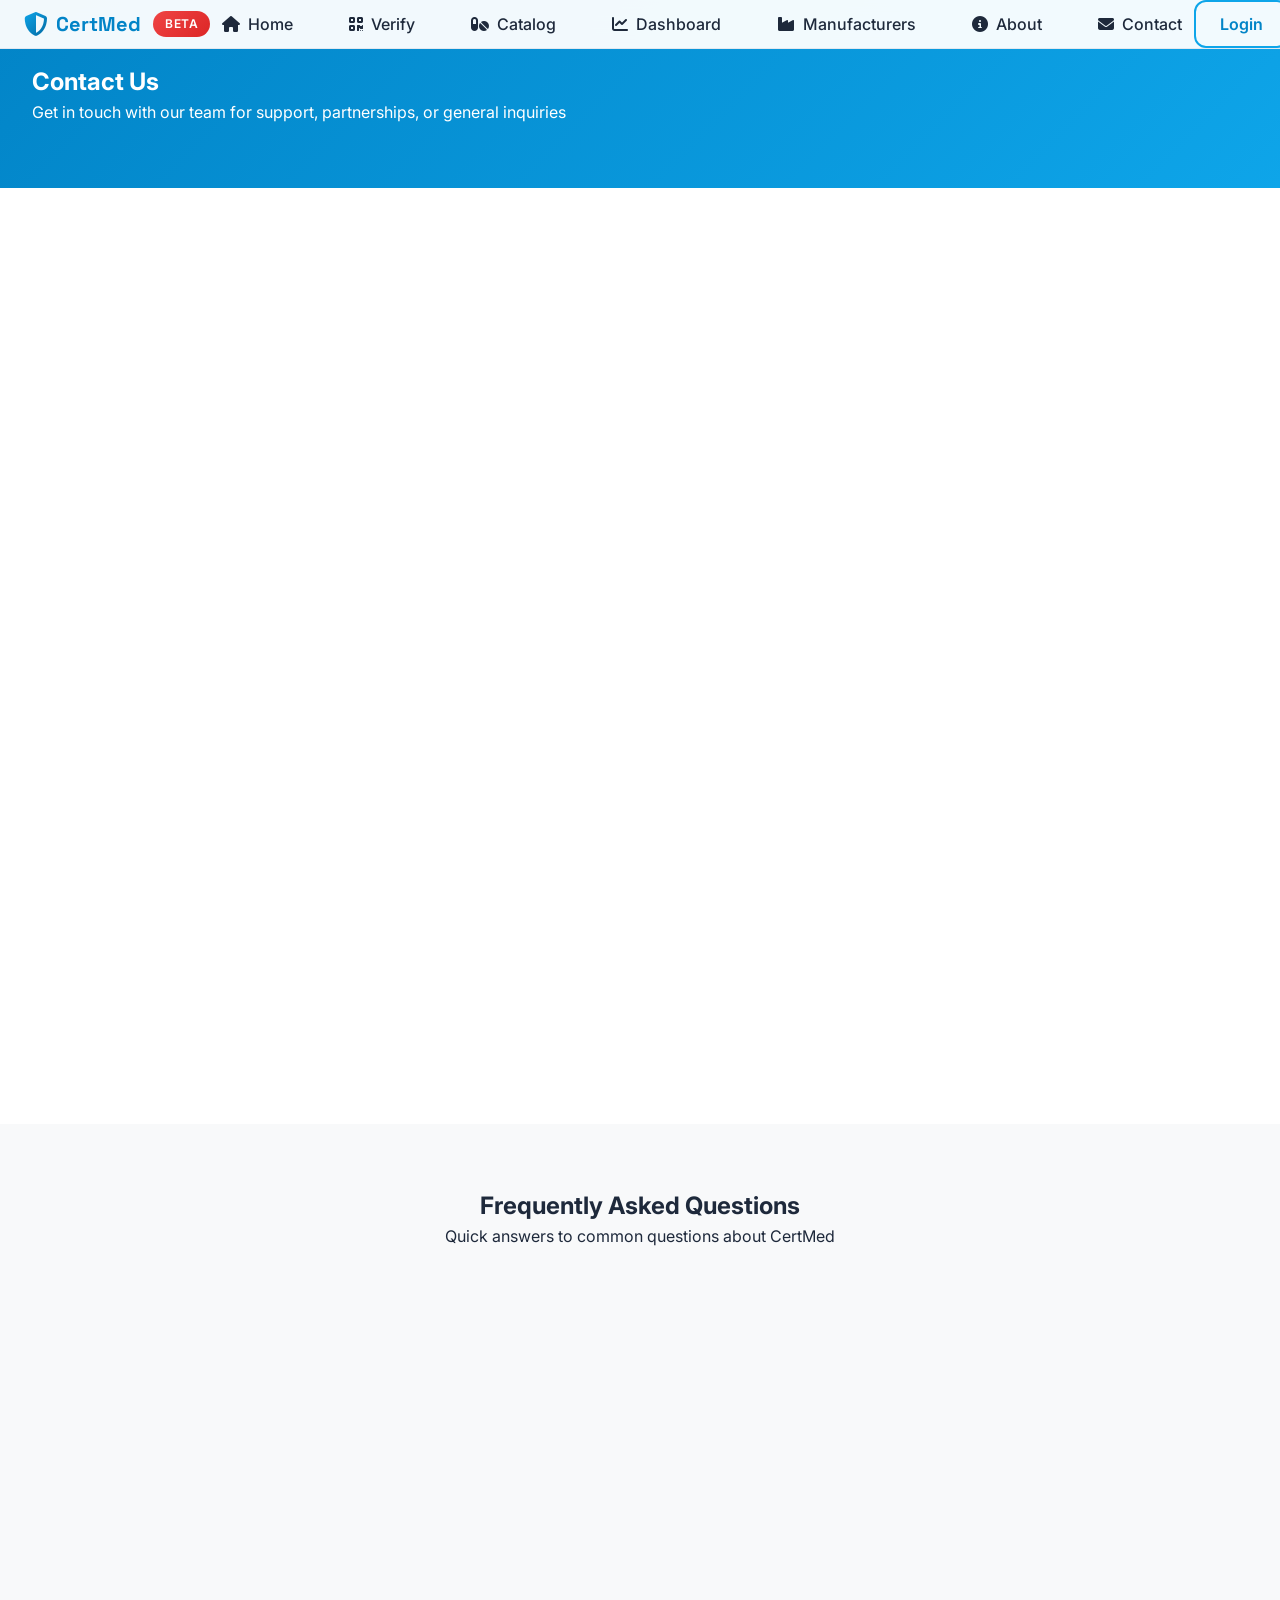
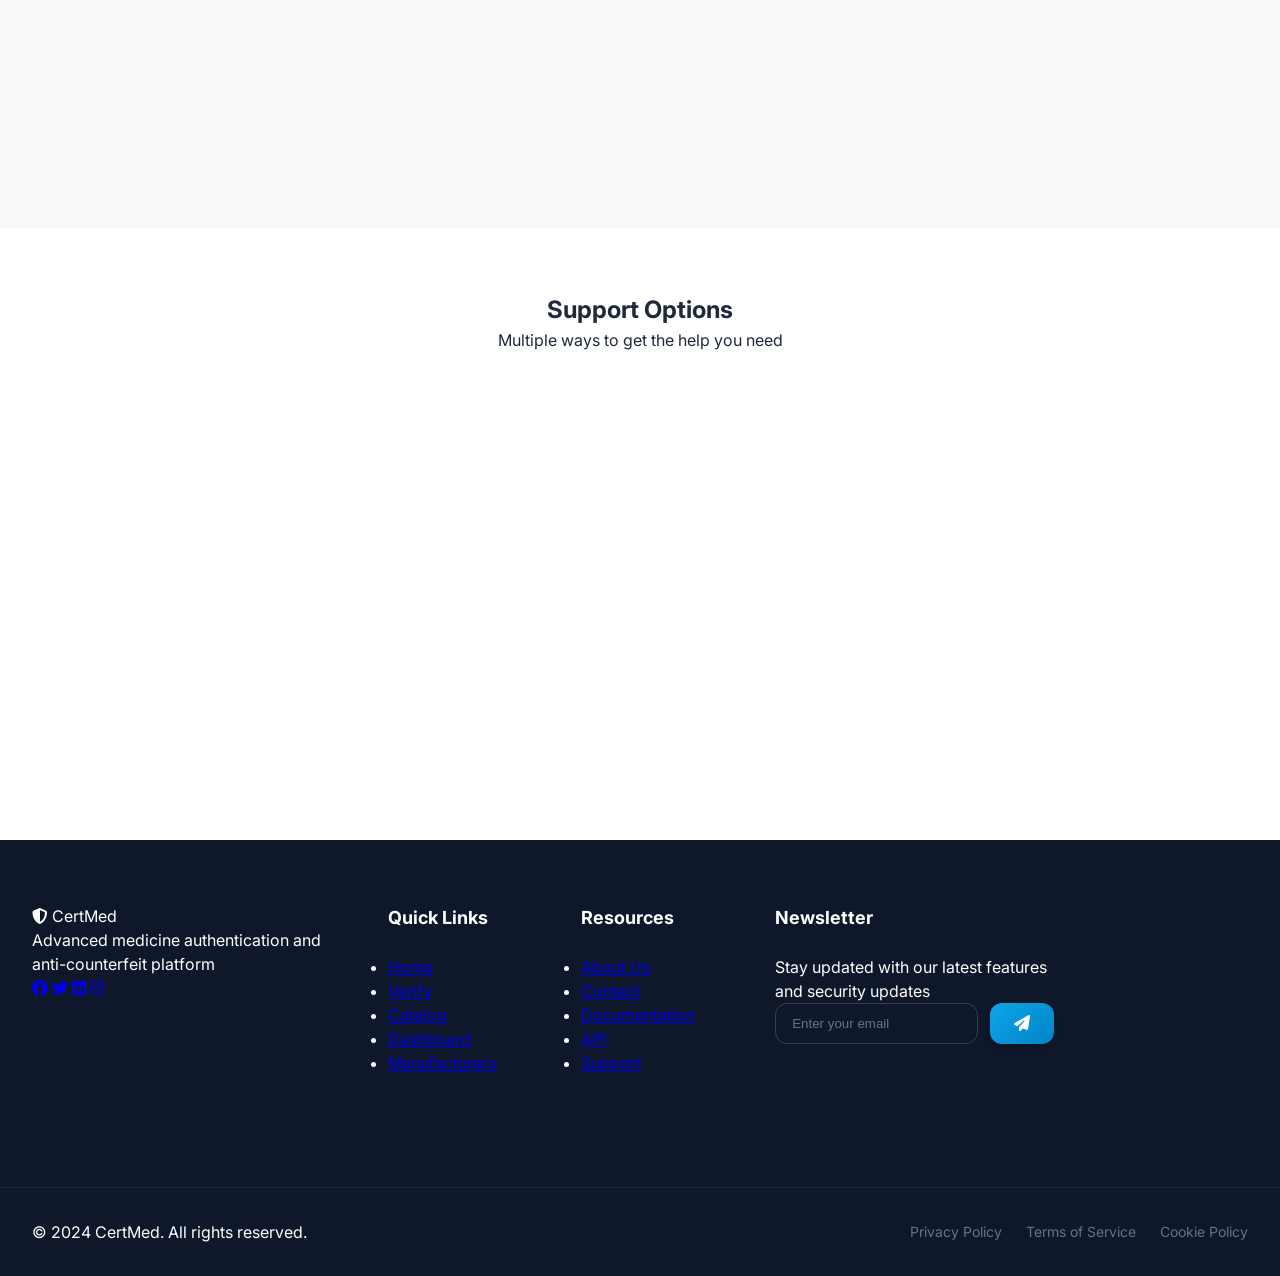
<file: contact.html>
<!DOCTYPE html>
<html lang="en">
<head>
    <meta charset="UTF-8">
    <meta name="viewport" content="width=device-width, initial-scale=1.0">
    <title>Contact Us - CertMed</title>
    <meta name="description" content="Get in touch with CertMed for support, partnerships, or general inquiries">
    <meta name="keywords" content="contact CertMed, support, partnerships, inquiries">
    
    <!-- Open Graph Meta Tags -->
    <meta property="og:title" content="Contact Us - CertMed">
    <meta property="og:description" content="Get in touch with CertMed for support, partnerships, or general inquiries">
    <meta property="og:image" content="https://certmed.com/images/og-image.jpg">
    <meta property="og:url" content="https://certmed.com/contact">
    <meta property="og:type" content="website">
    
    <!-- Favicon -->
    <link rel="icon" type="image/x-icon" href="favicon.ico">
    <link rel="apple-touch-icon" sizes="180x180" href="apple-touch-icon.png">
    
    <!-- Google Fonts -->
    <link rel="preconnect" href="https://fonts.googleapis.com">
    <link rel="preconnect" href="https://fonts.gstatic.com" crossorigin>
    <link href="https://fonts.googleapis.com/css2?family=Inter:wght@300;400;500;600;700;800&family=Space+Grotesk:wght@400;500;600;700&display=swap" rel="stylesheet">
    
    <!-- Font Awesome -->
    <link rel="stylesheet" href="https://cdnjs.cloudflare.com/ajax/libs/font-awesome/6.5.1/css/all.min.css">
    
    <!-- AOS Animation Library -->
    <link href="https://unpkg.com/aos@2.3.1/dist/aos.css" rel="stylesheet">
    
    <!-- Main Styles -->
    <link rel="stylesheet" href="styles.css">
    <link rel="stylesheet" href="styles-enhanced.css">
    
    <!-- Contact Specific Styles -->
    <style>
        .contact-hero {
            background: linear-gradient(135deg, var(--primary-color) 0%, var(--secondary-color) 100%);
            color: white;
            padding: 4rem 0;
        }
        
        .contact-section {
            padding: 4rem 0;
            background: white;
        }
        
        .contact-container {
            display: grid;
            grid-template-columns: 1fr 1fr;
            gap: 3rem;
            max-width: 1200px;
            margin: 0 auto;
        }
        
        .contact-info {
            padding: 2rem;
        }
        
        .contact-info h2 {
            font-size: 2rem;
            margin-bottom: 1rem;
            color: var(--primary-color);
        }
        
        .contact-info p {
            font-size: 1.1rem;
            line-height: 1.8;
            margin-bottom: 2rem;
        }
        
        .contact-item {
            display: flex;
            align-items: center;
            gap: 1rem;
            margin-bottom: 1.5rem;
            padding: 1rem;
            background: #f8f9fa;
            border-radius: 8px;
            transition: all 0.3s ease;
        }
        
        .contact-item:hover {
            background: var(--primary-color);
            color: white;
            transform: translateX(10px);
        }
        
        .contact-icon {
            width: 50px;
            height: 50px;
            background: var(--primary-color);
            color: white;
            border-radius: 50%;
            display: flex;
            align-items: center;
            justify-content: center;
            font-size: 1.2rem;
        }
        
        .contact-item:hover .contact-icon {
            background: white;
            color: var(--primary-color);
        }
        
        .contact-details h3 {
            font-size: 1.1rem;
            margin-bottom: 0.25rem;
        }
        
        .contact-details p {
            margin: 0;
            font-size: 0.9rem;
        }
        
        .contact-form {
            background: white;
            padding: 2rem;
            border-radius: 12px;
            box-shadow: 0 4px 20px rgba(0,0,0,0.1);
        }
        
        .form-group {
            margin-bottom: 1.5rem;
        }
        
        .form-label {
            display: block;
            margin-bottom: 0.5rem;
            font-weight: 500;
        }
        
        .form-input,
        .form-textarea {
            width: 100%;
            padding: 1rem;
            border: 2px solid #e0e0e0;
            border-radius: 8px;
            font-size: 1rem;
            transition: all 0.3s ease;
        }
        
        .form-input:focus,
        .form-textarea:focus {
            outline: none;
            border-color: var(--primary-color);
            box-shadow: 0 0 0 3px rgba(26, 188, 156, 0.1);
        }
        
        .form-textarea {
            resize: vertical;
            min-height: 120px;
        }
        
        .form-row {
            display: grid;
            grid-template-columns: 1fr 1fr;
            gap: 1rem;
        }
        
        .faq-section {
            padding: 4rem 0;
            background: #f8f9fa;
        }
        
        .faq-container {
            max-width: 800px;
            margin: 0 auto;
        }
        
        .faq-item {
            background: white;
            border-radius: 8px;
            margin-bottom: 1rem;
            overflow: hidden;
            box-shadow: 0 2px 10px rgba(0,0,0,0.1);
        }
        
        .faq-question {
            padding: 1.5rem;
            cursor: pointer;
            display: flex;
            justify-content: space-between;
            align-items: center;
            transition: all 0.3s ease;
        }
        
        .faq-question:hover {
            background: #f8f9fa;
        }
        
        .faq-question h3 {
            margin: 0;
            font-size: 1.1rem;
        }
        
        .faq-icon {
            transition: transform 0.3s ease;
        }
        
        .faq-item.active .faq-icon {
            transform: rotate(180deg);
        }
        
        .faq-answer {
            padding: 0 1.5rem;
            max-height: 0;
            overflow: hidden;
            transition: all 0.3s ease;
        }
        
        .faq-item.active .faq-answer {
            padding: 1.5rem;
            max-height: 500px;
        }
        
        .support-section {
            padding: 4rem 0;
            background: white;
        }
        
        .support-grid {
            display: grid;
            grid-template-columns: repeat(auto-fit, minmax(300px, 1fr));
            gap: 2rem;
        }
        
        .support-card {
            background: #f8f9fa;
            padding: 2rem;
            border-radius: 12px;
            text-align: center;
            transition: all 0.3s ease;
        }
        
        .support-card:hover {
            transform: translateY(-5px);
            box-shadow: 0 8px 30px rgba(0,0,0,0.15);
        }
        
        .support-icon {
            width: 80px;
            height: 80px;
            background: linear-gradient(135deg, var(--primary-color), var(--secondary-color));
            border-radius: 50%;
            display: flex;
            align-items: center;
            justify-content: center;
            margin: 0 auto 1.5rem;
            color: white;
            font-size: 2rem;
        }
        
        .support-title {
            font-size: 1.3rem;
            font-weight: 600;
            margin-bottom: 1rem;
        }
        
        .support-description {
            color: #666;
            line-height: 1.6;
            margin-bottom: 1.5rem;
        }
        
        @media (max-width: 768px) {
            .contact-container {
                grid-template-columns: 1fr;
                gap: 2rem;
            }
            
            .form-row {
                grid-template-columns: 1fr;
            }
            
            .support-grid {
                grid-template-columns: 1fr;
            }
        }
    </style>
</head>
<body>
    <!-- Header -->
    <header class="header">
        <div class="nav-container">
            <div class="nav-brand">
                <div class="brand-logo">
                    <i class="fas fa-shield-alt"></i>
                    <span>CertMed</span>
                </div>
                <div class="brand-badge">BETA</div>
            </div>
            
            <ul class="nav-menu">
                <li class="nav-item dropdown">
                    <a href="index.html" class="nav-link dropdown-toggle">
                        <i class="fas fa-home"></i> Home
                    </a>
                </li>
                <li class="nav-item dropdown">
                    <a href="verify.html" class="nav-link dropdown-toggle">
                        <i class="fas fa-qrcode"></i> Verify
                    </a>
                </li>
                <li class="nav-item dropdown">
                    <a href="catalog.html" class="nav-link dropdown-toggle">
                        <i class="fas fa-pills"></i> Catalog
                    </a>
                </li>
                <li class="nav-item dropdown">
                    <a href="dashboard.html" class="nav-link dropdown-toggle">
                        <i class="fas fa-chart-line"></i> Dashboard
                    </a>
                </li>
                <li class="nav-item dropdown">
                    <a href="manufacturer.html" class="nav-link dropdown-toggle">
                        <i class="fas fa-industry"></i> Manufacturers
                    </a>
                </li>
                <li class="nav-item">
                    <a href="about.html" class="nav-link">
                        <i class="fas fa-info-circle"></i> About
                    </a>
                </li>
                <li class="nav-item">
                    <a href="contact.html" class="nav-link active">
                        <i class="fas fa-envelope"></i> Contact
                    </a>
                </li>
            </ul>
            
            <div class="nav-actions">
                <button class="btn btn-outline" onclick="window.location.href='index.html#login'">Login</button>
                <button class="btn btn-primary" onclick="window.location.href='index.html#signup'">Sign Up</button>
            </div>
            
            <div class="hamburger">
                <span></span>
                <span></span>
                <span></span>
            </div>
        </div>
    </header>

    <!-- Contact Hero -->
    <section class="contact-hero">
        <div class="container">
            <div class="hero-content">
                <h1>Contact Us</h1>
                <p>Get in touch with our team for support, partnerships, or general inquiries</p>
            </div>
        </div>
    </section>

    <!-- Contact Section -->
    <section class="contact-section">
        <div class="container">
            <div class="contact-container">
                <div class="contact-info" data-aos="fade-right">
                    <h2>Get in Touch</h2>
                    <p>We're here to help you with any questions about CertMed, our services, or how we can work together to combat counterfeit medicines.</p>
                    
                    <div class="contact-item">
                        <div class="contact-icon">
                            <i class="fas fa-envelope"></i>
                        </div>
                        <div class="contact-details">
                            <h3>Email</h3>
                            <p>support@certmed.com</p>
                        </div>
                    </div>
                    
                    <div class="contact-item">
                        <div class="contact-icon">
                            <i class="fas fa-phone"></i>
                        </div>
                        <div class="contact-details">
                            <h3>Phone</h3>
                            <p>+1 (555) 123-4567</p>
                        </div>
                    </div>
                    
                    <div class="contact-item">
                        <div class="contact-icon">
                            <i class="fas fa-map-marker-alt"></i>
                        </div>
                        <div class="contact-details">
                            <h3>Address</h3>
                            <p>123 Health Tech Blvd<br>Medical City, MC 12345<br>United States</p>
                        </div>
                    </div>
                    
                    <div class="contact-item">
                        <div class="contact-icon">
                            <i class="fas fa-clock"></i>
                        </div>
                        <div class="contact-details">
                            <h3>Business Hours</h3>
                            <p>Monday - Friday: 9:00 AM - 6:00 PM<br>Saturday: 10:00 AM - 4:00 PM<br>Sunday: Closed</p>
                        </div>
                    </div>
                </div>
                
                <div class="contact-form" data-aos="fade-left">
                    <h3>Send us a Message</h3>
                    <form onsubmit="handleContactForm(event)">
                        <div class="form-row">
                            <div class="form-group">
                                <label class="form-label" for="firstName">First Name</label>
                                <input type="text" id="firstName" class="form-input" placeholder="John" required>
                            </div>
                            
                            <div class="form-group">
                                <label class="form-label" for="lastName">Last Name</label>
                                <input type="text" id="lastName" class="form-input" placeholder="Doe" required>
                            </div>
                        </div>
                        
                        <div class="form-group">
                            <label class="form-label" for="email">Email Address</label>
                            <input type="email" id="email" class="form-input" placeholder="john.doe@example.com" required>
                        </div>
                        
                        <div class="form-group">
                            <label class="form-label" for="phone">Phone Number</label>
                            <input type="tel" id="phone" class="form-input" placeholder="+1 (555) 123-4567">
                        </div>
                        
                        <div class="form-group">
                            <label class="form-label" for="subject">Subject</label>
                            <select id="subject" class="form-input" required>
                                <option value="">Select a subject</option>
                                <option value="general">General Inquiry</option>
                                <option value="support">Technical Support</option>
                                <option value="partnership">Partnership Opportunity</option>
                                <option value="manufacturer">Manufacturer Registration</option>
                                <option value="feedback">Feedback</option>
                                <option value="other">Other</option>
                            </select>
                        </div>
                        
                        <div class="form-group">
                            <label class="form-label" for="message">Message</label>
                            <textarea id="message" class="form-textarea" placeholder="Tell us how we can help you..." required></textarea>
                        </div>
                        
                        <button type="submit" class="btn btn-primary btn-large" style="width: 100%;">
                            <i class="fas fa-paper-plane"></i> Send Message
                        </button>
                    </form>
                </div>
            </div>
        </div>
    </section>

    <!-- FAQ Section -->
    <section class="faq-section">
        <div class="container">
            <div class="section-header">
                <h2>Frequently Asked Questions</h2>
                <p>Quick answers to common questions about CertMed</p>
            </div>
            
            <div class="faq-container">
                <div class="faq-item" data-aos="fade-up">
                    <div class="faq-question" onclick="toggleFAQ(this)">
                        <h3>How does CertMed verify medicines?</h3>
                        <i class="fas fa-chevron-down faq-icon"></i>
                    </div>
                    <div class="faq-answer">
                        <p>CertMed uses multiple verification methods including QR codes, SMS verification, and manual code entry. Each product is assigned a unique identifier that can be verified against our secure database to confirm authenticity.</p>
                    </div>
                </div>
                
                <div class="faq-item" data-aos="fade-up" data-aos-delay="100">
                    <div class="faq-question" onclick="toggleFAQ(this)">
                        <h3>Is CertMed free to use?</h3>
                        <i class="fas fa-chevron-down faq-icon"></i>
                    </div>
                    <div class="faq-answer">
                        <p>Yes, CertMed is free for consumers to verify medicines. We partner with pharmaceutical manufacturers who cover the costs of the verification system to ensure public safety.</p>
                    </div>
                </div>
                
                <div class="faq-item" data-aos="fade-up" data-aos-delay="200">
                    <div class="faq-question" onclick="toggleFAQ(this)">
                        <h3>How can my company join CertMed?</h3>
                        <i class="fas fa-chevron-down faq-icon"></i>
                    </div>
                    <div class="faq-answer">
                        <p>Pharmaceutical manufacturers can register through our manufacturer portal. The process involves company verification, system integration, and training. Contact our partnerships team for more information.</p>
                    </div>
                </div>
                
                <div class="faq-item" data-aos="fade-up" data-aos-delay="300">
                    <div class="faq-question" onclick="toggleFAQ(this)">
                        <h3>What happens if a medicine is counterfeit?</h3>
                        <i class="fas fa-chevron-down faq-icon"></i>
                    </div>
                    <div class="faq-answer">
                        <p>If a verification attempt indicates a counterfeit product, we immediately alert the user and provide guidance on reporting the suspicious product to appropriate authorities. We also notify the manufacturer and regulatory bodies.</p>
                    </div>
                </div>
                
                <div class="faq-item" data-aos="fade-up" data-aos-delay="400">
                    <div class="faq-question" onclick="toggleFAQ(this)">
                        <h3>How secure is the verification data?</h3>
                        <i class="fas fa-chevron-down faq-icon"></i>
                    </div>
                    <div class="faq-answer">
                        <p>We use industry-standard encryption and blockchain technology to secure all verification data. Personal information is protected according to strict privacy policies and we comply with all relevant data protection regulations.</p>
                    </div>
                </div>
            </div>
        </div>
    </section>

    <!-- Support Section -->
    <section class="support-section">
        <div class="container">
            <div class="section-header">
                <h2>Support Options</h2>
                <p>Multiple ways to get the help you need</p>
            </div>
            
            <div class="support-grid">
                <div class="support-card" data-aos="fade-up">
                    <div class="support-icon">
                        <i class="fas fa-headset"></i>
                    </div>
                    <h3 class="support-title">24/7 Support</h3>
                    <p class="support-description">Get help anytime through our dedicated support team available round the clock for urgent issues.</p>
                    <button class="btn btn-primary" onclick="contactSupport('24/7')">Contact Support</button>
                </div>
                
                <div class="support-card" data-aos="fade-up" data-aos-delay="100">
                    <div class="support-icon">
                        <i class="fas fa-book"></i>
                    </div>
                    <h3 class="support-title">Documentation</h3>
                    <p class="support-description">Access comprehensive guides, API documentation, and troubleshooting resources.</p>
                    <button class="btn btn-primary" onclick="contactSupport('docs')">View Docs</button>
                </div>
                
                <div class="support-card" data-aos="fade-up" data-aos-delay="200">
                    <div class="support-icon">
                        <i class="fas fa-comments"></i>
                    </div>
                    <h3 class="support-title">Live Chat</h3>
                    <p class="support-description">Chat with our support team in real-time for quick answers to your questions.</p>
                    <button class="btn btn-primary" onclick="contactSupport('chat')">Start Chat</button>
                </div>
            </div>
        </div>
    </section>

    <!-- Footer -->
    <footer class="footer">
        <div class="footer-top">
            <div class="container">
                <div class="footer-grid">
                    <div class="footer-column">
                        <div class="footer-logo">
                            <i class="fas fa-shield-alt"></i>
                            <span>CertMed</span>
                        </div>
                        <p>Advanced medicine authentication and anti-counterfeit platform</p>
                        <div class="social-links">
                            <a href="#"><i class="fab fa-facebook"></i></a>
                            <a href="#"><i class="fab fa-twitter"></i></a>
                            <a href="#"><i class="fab fa-linkedin"></i></a>
                            <a href="#"><i class="fab fa-instagram"></i></a>
                        </div>
                    </div>
                    
                    <div class="footer-column">
                        <h4>Quick Links</h4>
                        <ul>
                            <li><a href="index.html">Home</a></li>
                            <li><a href="verify.html">Verify</a></li>
                            <li><a href="catalog.html">Catalog</a></li>
                            <li><a href="dashboard.html">Dashboard</a></li>
                            <li><a href="manufacturer.html">Manufacturers</a></li>
                        </ul>
                    </div>
                    
                    <div class="footer-column">
                        <h4>Resources</h4>
                        <ul>
                            <li><a href="about.html">About Us</a></li>
                            <li><a href="contact.html">Contact</a></li>
                            <li><a href="#">Documentation</a></li>
                            <li><a href="#">API</a></li>
                            <li><a href="#">Support</a></li>
                        </ul>
                    </div>
                    
                    <div class="footer-column">
                        <h4>Newsletter</h4>
                        <p>Stay updated with our latest features and security updates</p>
                        <form class="newsletter-form">
                            <input type="email" placeholder="Enter your email">
                            <button type="submit" class="btn btn-primary">
                                <i class="fas fa-paper-plane"></i>
                            </button>
                        </form>
                    </div>
                </div>
            </div>
        </div>
        
        <div class="footer-bottom">
            <div class="container">
                <div class="footer-bottom-content">
                    <p>&copy; 2024 CertMed. All rights reserved.</p>
                    <div class="footer-bottom-links">
                        <a href="#">Privacy Policy</a>
                        <a href="#">Terms of Service</a>
                        <a href="#">Cookie Policy</a>
                    </div>
                </div>
            </div>
        </div>
    </footer>

    <!-- Scripts -->
    <script src="script.js"></script>
    <script>
        // Contact page specific JavaScript
        document.addEventListener('DOMContentLoaded', function() {
            // Initialize AOS
            AOS.init({
                duration: 800,
                once: true,
                offset: 100
            });
        });

        function handleContactForm(event) {
            event.preventDefault();
            
            const formData = {
                firstName: document.getElementById('firstName').value,
                lastName: document.getElementById('lastName').value,
                email: document.getElementById('email').value,
                phone: document.getElementById('phone').value,
                subject: document.getElementById('subject').value,
                message: document.getElementById('message').value
            };
            
            // Simulate form submission
            appState.showToast('Sending your message...', 'info');
            
            setTimeout(() => {
                appState.showToast('Message sent successfully! We\'ll get back to you within 24 hours.', 'success');
                console.log('Contact form submitted:', formData);
                
                // Reset form
                event.target.reset();
            }, 1500);
        }

        function toggleFAQ(element) {
            const faqItem = element.parentElement;
            const isActive = faqItem.classList.contains('active');
            
            // Close all FAQ items
            document.querySelectorAll('.faq-item').forEach(item => {
                item.classList.remove('active');
            });
            
            // Open clicked item if it wasn't active
            if (!isActive) {
                faqItem.classList.add('active');
            }
        }

        function contactSupport(type) {
            switch(type) {
                case '24/7':
                    appState.showToast('Connecting to 24/7 support...', 'info');
                    break;
                case 'docs':
                    appState.showToast('Opening documentation...', 'info');
                    break;
                case 'chat':
                    appState.showToast('Starting live chat...', 'info');
                    break;
            }
        }
    </script>
</body>
</html>
</file>
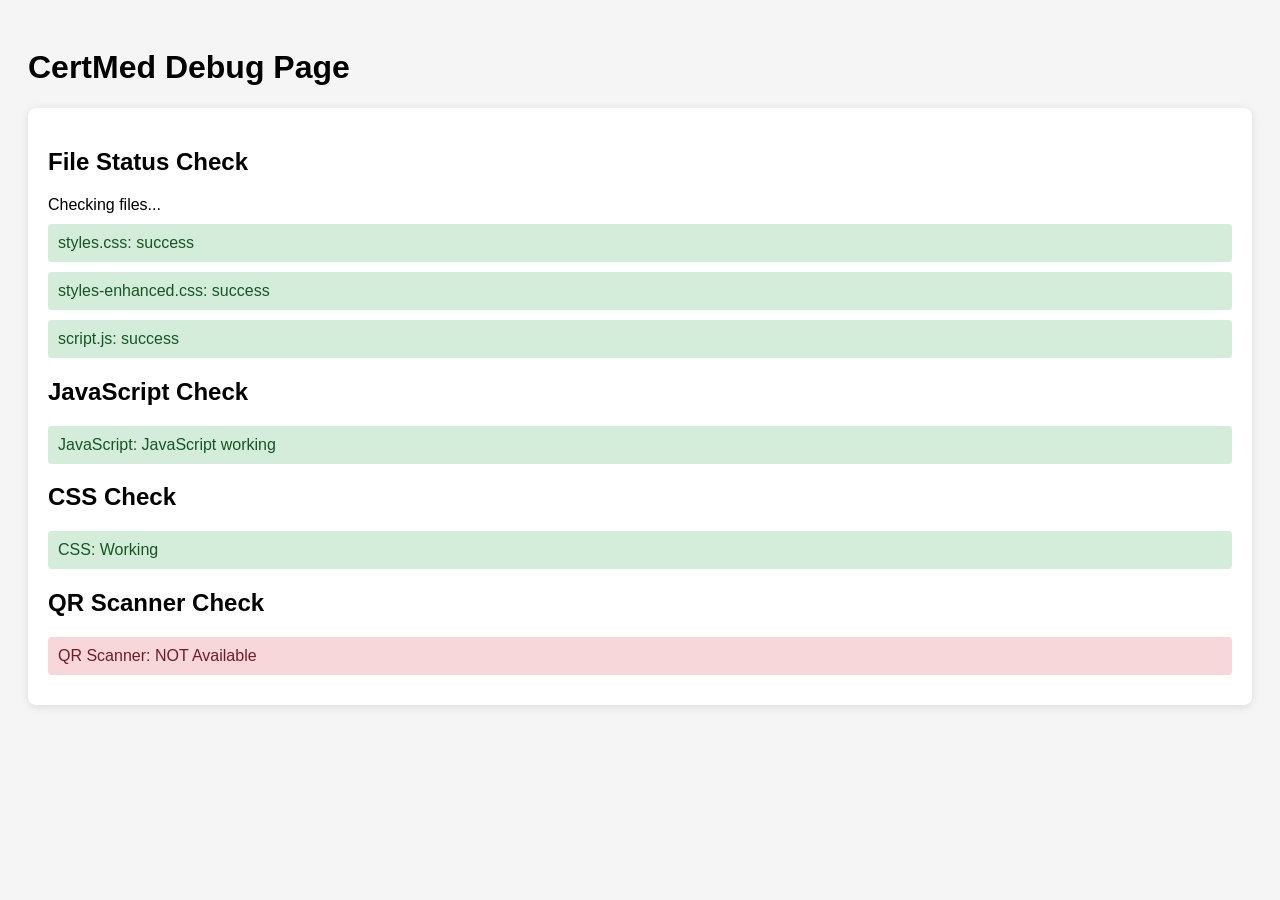
<file: debug.html>
<!DOCTYPE html>
<html lang="en">
<head>
    <meta charset="UTF-8">
    <meta name="viewport" content="width=device-width, initial-scale=1.0">
    <title>Debug - CertMed</title>
    <style>
        body {
            font-family: Arial, sans-serif;
            padding: 20px;
            background: #f5f5f5;
        }
        .debug-info {
            background: white;
            padding: 20px;
            border-radius: 8px;
            box-shadow: 0 2px 10px rgba(0,0,0,0.1);
            margin-bottom: 20px;
        }
        .status {
            padding: 10px;
            border-radius: 4px;
            margin: 10px 0;
        }
        .success { background: #d4edda; color: #155724; }
        .error { background: #f8d7da; color: #721c24; }
        .warning { background: #fff3cd; color: #856404; }
    </style>
</head>
<body>
    <h1>CertMed Debug Page</h1>
    
    <div class="debug-info">
        <h2>File Status Check</h2>
        <div id="fileStatus">Checking files...</div>
        
        <h2>JavaScript Check</h2>
        <div id="jsStatus">Checking JavaScript...</div>
        
        <h2>CSS Check</h2>
        <div id="cssStatus">Checking CSS...</div>
        
        <h2>QR Scanner Check</h2>
        <div id="qrStatus">Checking QR Scanner...</div>
    </div>

    <script>
        // Check if files exist
        async function checkFiles() {
            const files = ['styles.css', 'styles-enhanced.css', 'script.js'];
            const fileStatusDiv = document.getElementById('fileStatus');
            
            for (const file of files) {
                try {
                    const response = await fetch(file);
                    const status = response.ok ? 'success' : 'error';
                    fileStatusDiv.innerHTML += `<div class="status ${status}">${file}: ${status}</div>`;
                } catch (error) {
                    fileStatusDiv.innerHTML += `<div class="status error">${file}: ERROR</div>`;
                }
            }
        }
        
        // Check JavaScript
        function checkJS() {
            const jsStatusDiv = document.getElementById('jsStatus');
            try {
                // Test basic JavaScript
                const test = 'JavaScript working';
                jsStatusDiv.innerHTML = `<div class="status success">JavaScript: ${test}</div>`;
            } catch (error) {
                jsStatusDiv.innerHTML = `<div class="status error">JavaScript: ERROR - ${error.message}</div>`;
            }
        }
        
        // Check CSS
        function checkCSS() {
            const cssStatusDiv = document.getElementById('cssStatus');
            try {
                // Test if CSS is loaded
                const testElement = document.createElement('div');
                testElement.style.display = 'none';
                cssStatusDiv.innerHTML = `<div class="status success">CSS: Working</div>`;
            } catch (error) {
                cssStatusDiv.innerHTML = `<div class="status error">CSS: ERROR - ${error.message}</div>`;
            }
        }
        
        // Check QR Scanner
        function checkQRScanner() {
            const qrStatusDiv = document.getElementById('qrStatus');
            try {
                // Check if QrScanner is available
                if (typeof QrScanner !== 'undefined') {
                    qrStatusDiv.innerHTML = `<div class="status success">QR Scanner: Available</div>`;
                } else {
                    qrStatusDiv.innerHTML = `<div class="status error">QR Scanner: NOT Available</div>`;
                }
            } catch (error) {
                qrStatusDiv.innerHTML = `<div class="status error">QR Scanner: ERROR - ${error.message}</div>`;
            }
        }
        
        // Run all checks
        checkFiles();
        checkJS();
        checkCSS();
        checkQRScanner();
    </script>
</body>
</html>
</file>
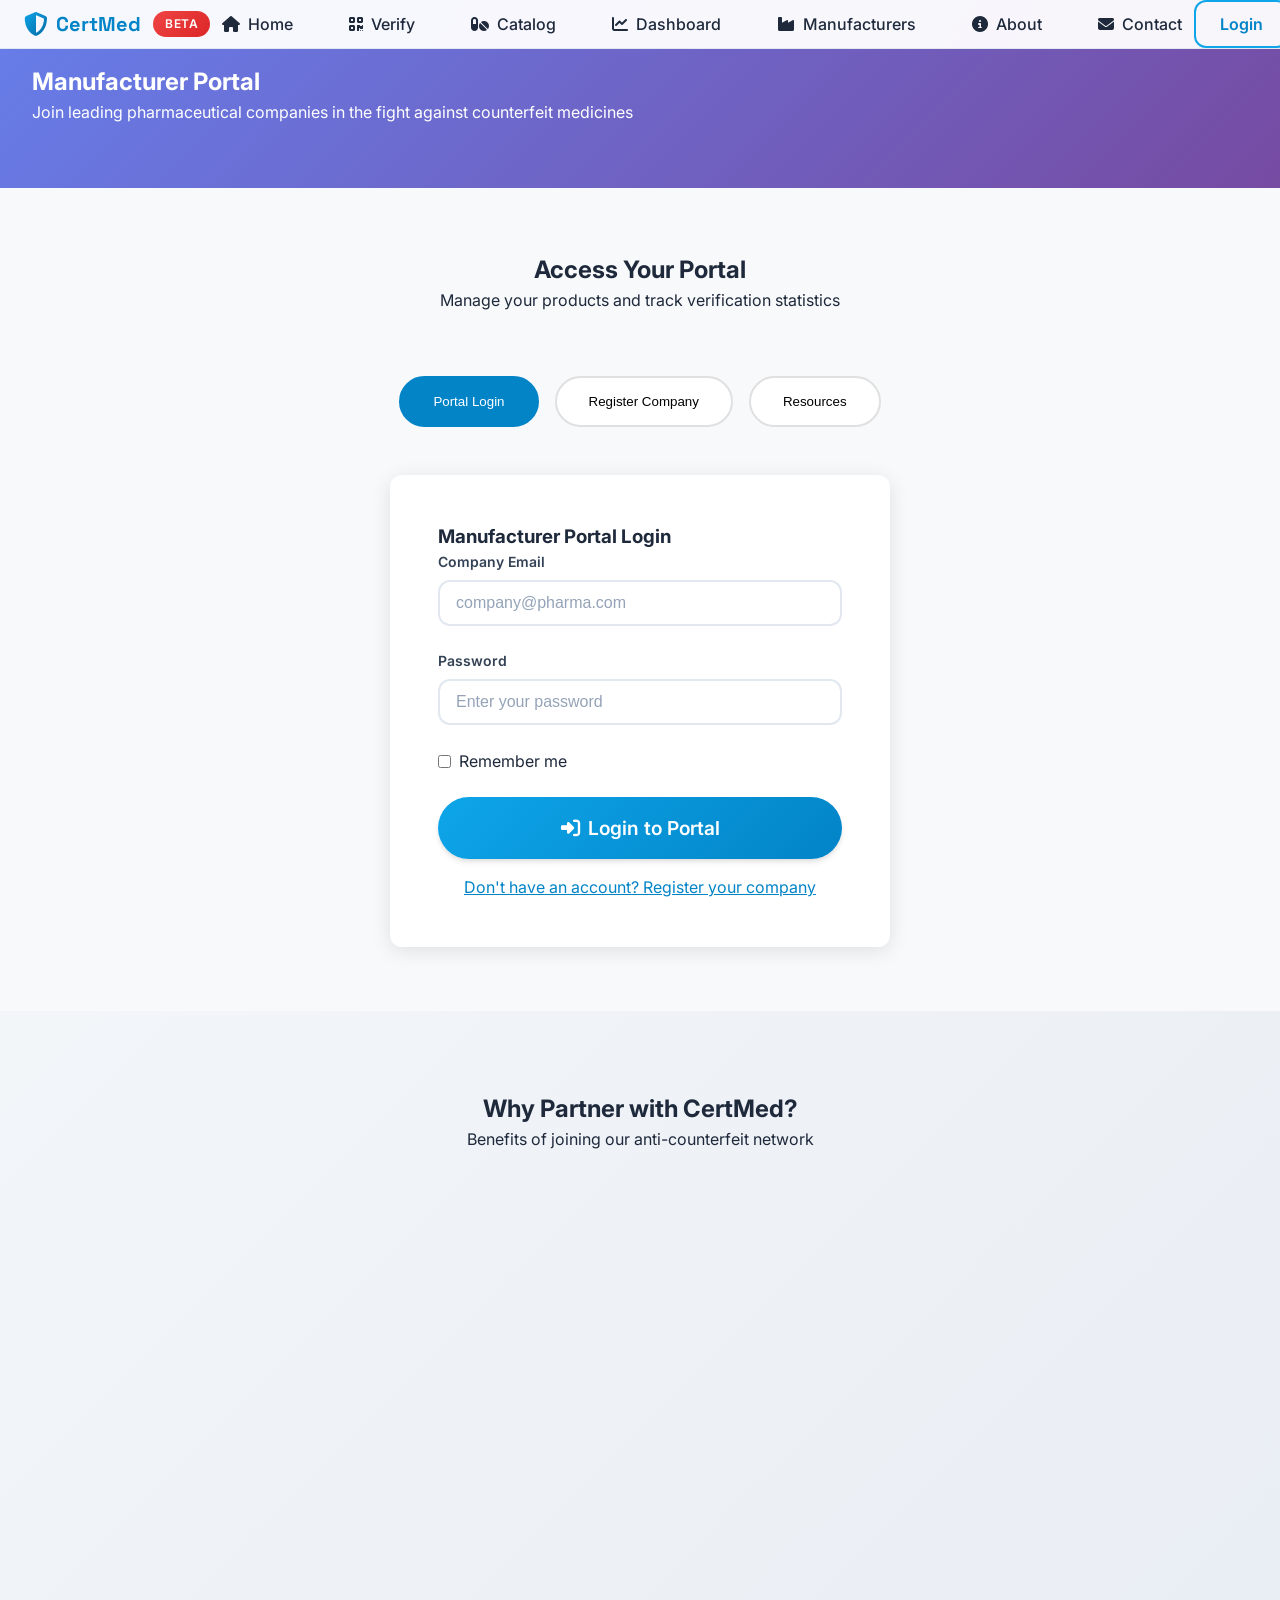
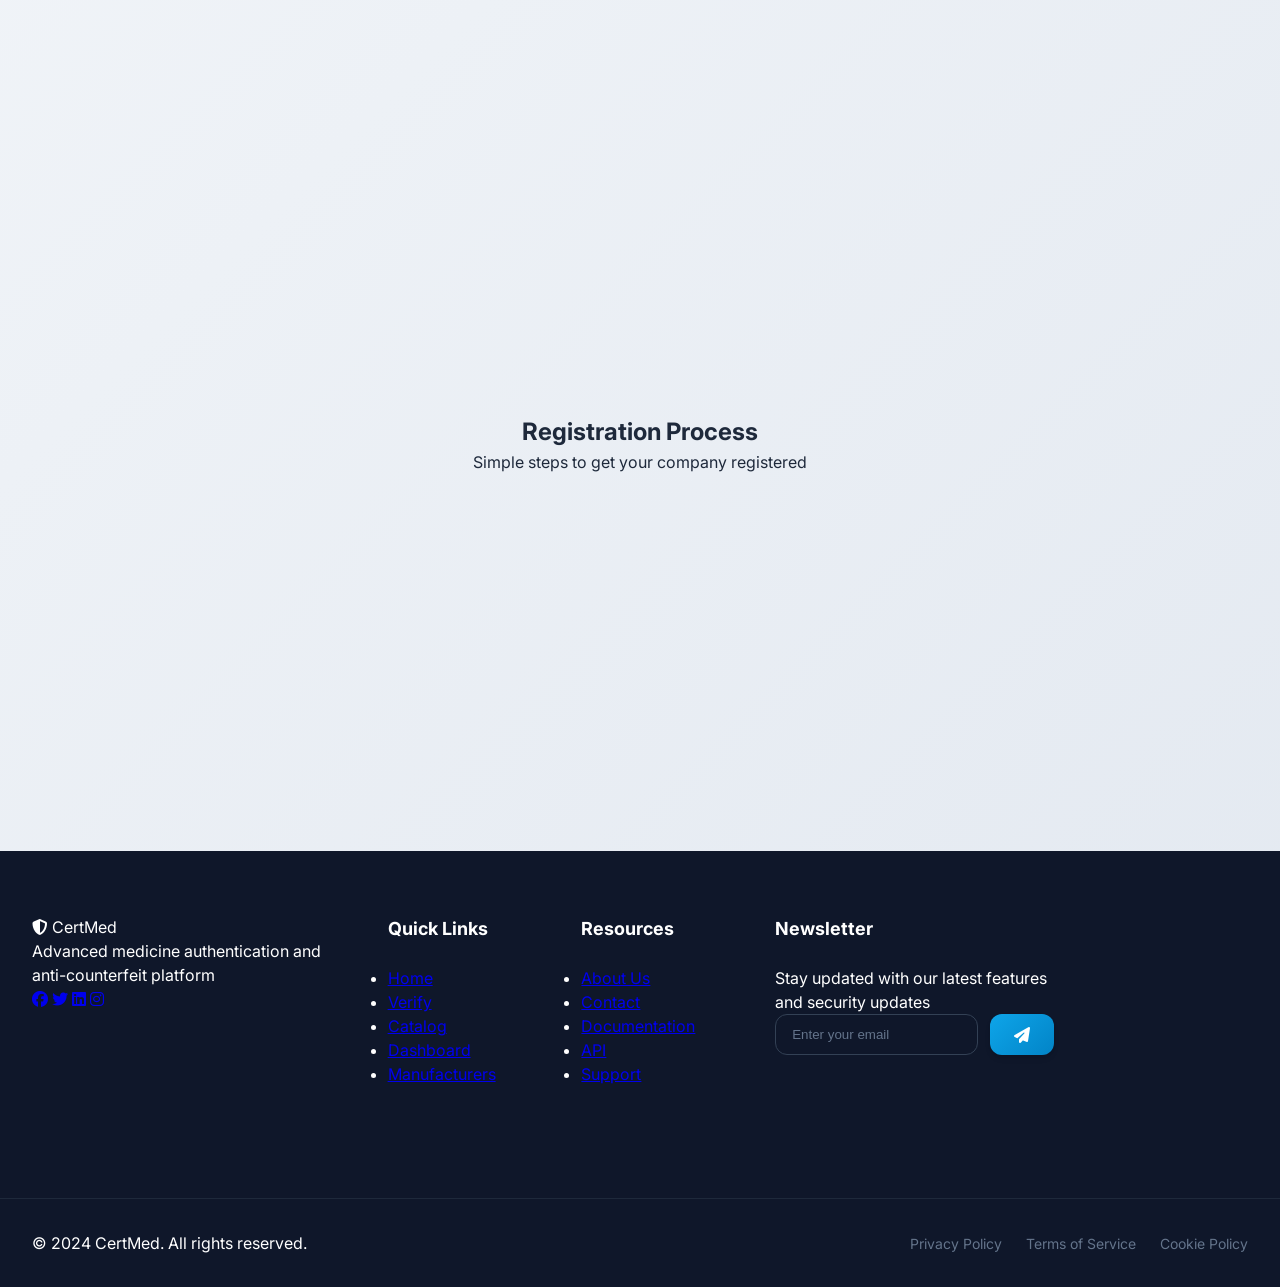
<file: manufacturer.html>
<!DOCTYPE html>
<html lang="en">
<head>
    <meta charset="UTF-8">
    <meta name="viewport" content="width=device-width, initial-scale=1.0">
    <title>Manufacturer Portal - CertMed</title>
    <meta name="description" content="CertMed manufacturer portal for pharmaceutical companies to register and manage their products">
    <meta name="keywords" content="manufacturer portal, pharmaceutical registration, product management">
    
    <!-- Open Graph Meta Tags -->
    <meta property="og:title" content="Manufacturer Portal - CertMed">
    <meta property="og:description" content="CertMed manufacturer portal for pharmaceutical companies">
    <meta property="og:image" content="https://certmed.com/images/og-image.jpg">
    <meta property="og:url" content="https://certmed.com/manufacturer">
    <meta property="og:type" content="website">
    
    <!-- Favicon -->
    <link rel="icon" type="image/x-icon" href="favicon.ico">
    <link rel="apple-touch-icon" sizes="180x180" href="apple-touch-icon.png">
    
    <!-- Google Fonts -->
    <link rel="preconnect" href="https://fonts.googleapis.com">
    <link rel="preconnect" href="https://fonts.gstatic.com" crossorigin>
    <link href="https://fonts.googleapis.com/css2?family=Inter:wght@300;400;500;600;700;800&family=Space+Grotesk:wght@400;500;600;700&display=swap" rel="stylesheet">
    
    <!-- Font Awesome -->
    <link rel="stylesheet" href="https://cdnjs.cloudflare.com/ajax/libs/font-awesome/6.5.1/css/all.min.css">
    
    <!-- AOS Animation Library -->
    <link href="https://unpkg.com/aos@2.3.1/dist/aos.css" rel="stylesheet">
    
    <!-- Main Styles -->
    <link rel="stylesheet" href="styles.css">
    <link rel="stylesheet" href="styles-enhanced.css">
    
    <!-- Manufacturer Specific Styles -->
    <style>
        .manufacturer-hero {
            background: linear-gradient(135deg, #667eea 0%, #764ba2 100%);
            color: white;
            padding: 4rem 0;
        }
        
        .portal-section {
            padding: 4rem 0;
            background: #f8f9fa;
        }
        
        .portal-tabs {
            display: flex;
            justify-content: center;
            gap: 1rem;
            margin-bottom: 3rem;
        }
        
        .tab-btn {
            padding: 1rem 2rem;
            background: white;
            border: 2px solid #e0e0e0;
            border-radius: 50px;
            cursor: pointer;
            transition: all 0.3s ease;
            font-weight: 500;
        }
        
        .tab-btn:hover,
        .tab-btn.active {
            background: var(--primary-color);
            color: white;
            border-color: var(--primary-color);
        }
        
        .tab-content {
            display: none;
        }
        
        .tab-content.active {
            display: block;
        }
        
        .login-form-container {
            max-width: 500px;
            margin: 0 auto;
            background: white;
            padding: 3rem;
            border-radius: 12px;
            box-shadow: 0 4px 20px rgba(0,0,0,0.1);
        }
        
        .form-group {
            margin-bottom: 1.5rem;
        }
        
        .form-label {
            display: block;
            margin-bottom: 0.5rem;
            font-weight: 500;
        }
        
        .form-input {
            width: 100%;
            padding: 1rem;
            border: 2px solid #e0e0e0;
            border-radius: 8px;
            font-size: 1rem;
            transition: all 0.3s ease;
        }
        
        .form-input:focus {
            outline: none;
            border-color: var(--primary-color);
            box-shadow: 0 0 0 3px rgba(26, 188, 156, 0.1);
        }
        
        .form-checkbox {
            display: flex;
            align-items: center;
            gap: 0.5rem;
            margin-bottom: 1.5rem;
        }
        
        .benefits-grid {
            display: grid;
            grid-template-columns: repeat(auto-fit, minmax(300px, 1fr));
            gap: 2rem;
            margin-bottom: 3rem;
        }
        
        .benefit-card {
            background: white;
            padding: 2rem;
            border-radius: 12px;
            box-shadow: 0 4px 20px rgba(0,0,0,0.1);
            text-align: center;
            transition: all 0.3s ease;
        }
        
        .benefit-card:hover {
            transform: translateY(-5px);
        }
        
        .benefit-icon {
            width: 80px;
            height: 80px;
            background: linear-gradient(135deg, var(--primary-color), var(--secondary-color));
            border-radius: 50%;
            display: flex;
            align-items: center;
            justify-content: center;
            margin: 0 auto 1.5rem;
            color: white;
            font-size: 2rem;
        }
        
        .benefit-title {
            font-size: 1.3rem;
            font-weight: 600;
            margin-bottom: 1rem;
        }
        
        .benefit-description {
            color: #666;
            line-height: 1.6;
        }
        
        .registration-steps {
            display: grid;
            grid-template-columns: repeat(auto-fit, minmax(250px, 1fr));
            gap: 2rem;
            margin-bottom: 3rem;
        }
        
        .step-card {
            background: white;
            padding: 2rem;
            border-radius: 12px;
            box-shadow: 0 4px 20px rgba(0,0,0,0.1);
            position: relative;
            transition: all 0.3s ease;
        }
        
        .step-card:hover {
            transform: translateY(-5px);
        }
        
        .step-number {
            position: absolute;
            top: -15px;
            left: 50%;
            transform: translateX(-50%);
            width: 40px;
            height: 40px;
            background: var(--primary-color);
            color: white;
            border-radius: 50%;
            display: flex;
            align-items: center;
            justify-content: center;
            font-weight: bold;
            font-size: 1.2rem;
        }
        
        .step-title {
            font-size: 1.2rem;
            font-weight: 600;
            margin-bottom: 1rem;
            text-align: center;
        }
        
        .step-description {
            color: #666;
            line-height: 1.6;
        }
        
        .resources-grid {
            display: grid;
            grid-template-columns: repeat(auto-fit, minmax(300px, 1fr));
            gap: 2rem;
        }
        
        .resource-card {
            background: white;
            padding: 2rem;
            border-radius: 12px;
            box-shadow: 0 4px 20px rgba(0,0,0,0.1);
            transition: all 0.3s ease;
            cursor: pointer;
        }
        
        .resource-card:hover {
            transform: translateY(-5px);
        }
        
        .resource-icon {
            font-size: 2.5rem;
            color: var(--primary-color);
            margin-bottom: 1rem;
        }
        
        .resource-title {
            font-size: 1.2rem;
            font-weight: 600;
            margin-bottom: 1rem;
        }
        
        .resource-description {
            color: #666;
            margin-bottom: 1.5rem;
        }
        
        .resource-link {
            color: var(--primary-color);
            text-decoration: none;
            font-weight: 500;
            display: inline-flex;
            align-items: center;
            gap: 0.5rem;
        }
        
        .resource-link:hover {
            text-decoration: underline;
        }
        
        @media (max-width: 768px) {
            .portal-tabs {
                flex-direction: column;
                align-items: center;
            }
            
            .tab-btn {
                width: 100%;
                max-width: 300px;
            }
            
            .benefits-grid,
            .registration-steps,
            .resources-grid {
                grid-template-columns: 1fr;
            }
        }
    </style>
</head>
<body>
    <!-- Header -->
    <header class="header">
        <div class="nav-container">
            <div class="nav-brand">
                <div class="brand-logo">
                    <i class="fas fa-shield-alt"></i>
                    <span>CertMed</span>
                </div>
                <div class="brand-badge">BETA</div>
            </div>
            
            <ul class="nav-menu">
                <li class="nav-item dropdown">
                    <a href="index.html" class="nav-link dropdown-toggle">
                        <i class="fas fa-home"></i> Home
                    </a>
                </li>
                <li class="nav-item dropdown">
                    <a href="verify.html" class="nav-link dropdown-toggle">
                        <i class="fas fa-qrcode"></i> Verify
                    </a>
                </li>
                <li class="nav-item dropdown">
                    <a href="catalog.html" class="nav-link dropdown-toggle">
                        <i class="fas fa-pills"></i> Catalog
                    </a>
                </li>
                <li class="nav-item dropdown">
                    <a href="dashboard.html" class="nav-link dropdown-toggle">
                        <i class="fas fa-chart-line"></i> Dashboard
                    </a>
                </li>
                <li class="nav-item dropdown">
                    <a href="manufacturer.html" class="nav-link active">
                        <i class="fas fa-industry"></i> Manufacturers
                    </a>
                    <div class="dropdown-menu">
                        <a href="#portal" class="dropdown-item">
                            <i class="fas fa-sign-in-alt"></i> Portal Login
                        </a>
                        <a href="#register" class="dropdown-item">
                            <i class="fas fa-user-plus"></i> Register
                        </a>
                        <a href="#resources" class="dropdown-item">
                            <i class="fas fa-book"></i> Resources
                        </a>
                    </div>
                </li>
                <li class="nav-item">
                    <a href="about.html" class="nav-link">
                        <i class="fas fa-info-circle"></i> About
                    </a>
                </li>
                <li class="nav-item">
                    <a href="contact.html" class="nav-link">
                        <i class="fas fa-envelope"></i> Contact
                    </a>
                </li>
            </ul>
            
            <div class="nav-actions">
                <button class="btn btn-outline" onclick="window.location.href='index.html#login'">Login</button>
                <button class="btn btn-primary" onclick="window.location.href='index.html#signup'">Sign Up</button>
            </div>
            
            <div class="hamburger">
                <span></span>
                <span></span>
                <span></span>
            </div>
        </div>
    </header>

    <!-- Manufacturer Hero -->
    <section class="manufacturer-hero">
        <div class="container">
            <div class="hero-content">
                <h1>Manufacturer Portal</h1>
                <p>Join leading pharmaceutical companies in the fight against counterfeit medicines</p>
            </div>
        </div>
    </section>

    <!-- Portal Section -->
    <section class="portal-section" id="portal">
        <div class="container">
            <div class="section-header">
                <h2>Access Your Portal</h2>
                <p>Manage your products and track verification statistics</p>
            </div>
            
            <div class="portal-tabs">
                <button class="tab-btn active" onclick="showTab('login')">Portal Login</button>
                <button class="tab-btn" onclick="showTab('register')">Register Company</button>
                <button class="tab-btn" onclick="showTab('resources')">Resources</button>
            </div>
            
            <!-- Login Tab -->
            <div id="login-tab" class="tab-content active">
                <div class="login-form-container">
                    <h3>Manufacturer Portal Login</h3>
                    <form onsubmit="handleManufacturerLogin(event)">
                        <div class="form-group">
                            <label class="form-label" for="companyEmail">Company Email</label>
                            <input type="email" id="companyEmail" class="form-input" placeholder="company@pharma.com" required>
                        </div>
                        
                        <div class="form-group">
                            <label class="form-label" for="companyPassword">Password</label>
                            <input type="password" id="companyPassword" class="form-input" placeholder="Enter your password" required>
                        </div>
                        
                        <div class="form-checkbox">
                            <input type="checkbox" id="rememberMe">
                            <label for="rememberMe">Remember me</label>
                        </div>
                        
                        <button type="submit" class="btn btn-primary btn-large" style="width: 100%;">
                            <i class="fas fa-sign-in-alt"></i> Login to Portal
                        </button>
                        
                        <div style="text-align: center; margin-top: 1rem;">
                            <a href="#" onclick="showTab('register')" style="color: var(--primary-color);">Don't have an account? Register your company</a>
                        </div>
                    </form>
                </div>
            </div>
            
            <!-- Register Tab -->
            <div id="register-tab" class="tab-content">
                <div class="login-form-container">
                    <h3>Register Your Company</h3>
                    <form onsubmit="handleCompanyRegistration(event)">
                        <div class="form-group">
                            <label class="form-label" for="companyName">Company Name</label>
                            <input type="text" id="companyName" class="form-input" placeholder="Your Pharmaceutical Company" required>
                        </div>
                        
                        <div class="form-group">
                            <label class="form-label" for="registrationNumber">Registration Number</label>
                            <input type="text" id="registrationNumber" class="form-input" placeholder="PHRM-REG-123456" required>
                        </div>
                        
                        <div class="form-group">
                            <label class="form-label" for="companyEmail">Company Email</label>
                            <input type="email" id="companyEmail" class="form-input" placeholder="company@pharma.com" required>
                        </div>
                        
                        <div class="form-group">
                            <label class="form-label" for="companyPhone">Phone Number</label>
                            <input type="tel" id="companyPhone" class="form-input" placeholder="+1 (555) 123-4567" required>
                        </div>
                        
                        <div class="form-group">
                            <label class="form-label" for="companyAddress">Company Address</label>
                            <textarea id="companyAddress" class="form-input" rows="3" placeholder="123 Pharma Street, Medical City, MC 12345" required></textarea>
                        </div>
                        
                        <div class="form-group">
                            <label class="form-label" for="contactPerson">Contact Person</label>
                            <input type="text" id="contactPerson" class="form-input" placeholder="John Doe" required>
                        </div>
                        
                        <div class="form-checkbox">
                            <input type="checkbox" id="agreeTerms" required>
                            <label for="agreeTerms">I agree to the terms and conditions</label>
                        </div>
                        
                        <button type="submit" class="btn btn-primary btn-large" style="width: 100%;">
                            <i class="fas fa-user-plus"></i> Register Company
                        </button>
                    </form>
                </div>
            </div>
            
            <!-- Resources Tab -->
            <div id="resources-tab" class="tab-content">
                <div class="resources-grid">
                    <div class="resource-card" onclick="downloadResource('api-docs')">
                        <div class="resource-icon">
                            <i class="fas fa-code"></i>
                        </div>
                        <h3 class="resource-title">API Documentation</h3>
                        <p class="resource-description">Complete API documentation for integrating with CertMed verification system</p>
                        <a href="#" class="resource-link">
                            Download PDF <i class="fas fa-download"></i>
                        </a>
                    </div>
                    
                    <div class="resource-card" onclick="downloadResource('integration-guide')">
                        <div class="resource-icon">
                            <i class="fas fa-book"></i>
                        </div>
                        <h3 class="resource-title">Integration Guide</h3>
                        <p class="resource-description">Step-by-step guide for integrating your manufacturing systems with CertMed</p>
                        <a href="#" class="resource-link">
                            Download PDF <i class="fas fa-download"></i>
                        </a>
                    </div>
                    
                    <div class="resource-card" onclick="downloadResource('security-standards')">
                        <div class="resource-icon">
                            <i class="fas fa-shield-alt"></i>
                        </div>
                        <h3 class="resource-title">Security Standards</h3>
                        <p class="resource-description">Security requirements and best practices for product verification</p>
                        <a href="#" class="resource-link">
                            Download PDF <i class="fas fa-download"></i>
                        </a>
                    </div>
                    
                    <div class="resource-card" onclick="downloadResource('compliance-guide')">
                        <div class="resource-icon">
                            <i class="fas fa-gavel"></i>
                        </div>
                        <h3 class="resource-title">Compliance Guide</h3>
                        <p class="resource-description">Regulatory compliance requirements for pharmaceutical manufacturers</p>
                        <a href="#" class="resource-link">
                            Download PDF <i class="fas fa-download"></i>
                        </a>
                    </div>
                    
                    <div class="resource-card" onclick="downloadResource('technical-specs')">
                        <div class="resource-icon">
                            <i class="fas fa-cogs"></i>
                        </div>
                        <h3 class="resource-title">Technical Specifications</h3>
                        <p class="resource-description">Technical specifications for QR codes and product labeling</p>
                        <a href="#" class="resource-link">
                            Download PDF <i class="fas fa-download"></i>
                        </a>
                    </div>
                    
                    <div class="resource-card" onclick="downloadResource('support')">
                        <div class="resource-icon">
                            <i class="fas fa-headset"></i>
                        </div>
                        <h3 class="resource-title">Support Portal</h3>
                        <p class="resource-description">Access our dedicated support portal for technical assistance</p>
                        <a href="#" class="resource-link">
                            Visit Portal <i class="fas fa-external-link-alt"></i>
                        </a>
                    </div>
                </div>
            </div>
        </div>
    </section>

    <!-- Benefits Section -->
    <section class="benefits-section">
        <div class="container">
            <div class="section-header">
                <h2>Why Partner with CertMed?</h2>
                <p>Benefits of joining our anti-counterfeit network</p>
            </div>
            
            <div class="benefits-grid">
                <div class="benefit-card" data-aos="fade-up">
                    <div class="benefit-icon">
                        <i class="fas fa-shield-alt"></i>
                    </div>
                    <h3 class="benefit-title">Enhanced Security</h3>
                    <p class="benefit-description">Protect your brand from counterfeit products with our advanced verification system</p>
                </div>
                
                <div class="benefit-card" data-aos="fade-up" data-aos-delay="100">
                    <div class="benefit-icon">
                        <i class="fas fa-chart-line"></i>
                    </div>
                    <h3 class="benefit-title">Real-time Analytics</h3>
                    <p class="benefit-description">Track verification statistics and gain insights into product performance</p>
                </div>
                
                <div class="benefit-card" data-aos="fade-up" data-aos-delay="200">
                    <div class="benefit-icon">
                        <i class="fas fa-users"></i>
                    </div>
                    <h3 class="benefit-title">Customer Trust</h3>
                    <p class="benefit-description">Build trust with customers through verified authentic products</p>
                </div>
                
                <div class="benefit-card" data-aos="fade-up" data-aos-delay="300">
                    <div class="benefit-icon">
                        <i class="fas fa-globe"></i>
                    </div>
                    <h3 class="benefit-title">Global Reach</h3>
                    <p class="benefit-description">Access our global network of verification points and distributors</p>
                </div>
                
                <div class="benefit-card" data-aos="fade-up" data-aos-delay="400">
                    <div class="benefit-icon">
                        <i class="fas fa-mobile-alt"></i>
                    </div>
                    <h3 class="benefit-title">Mobile Integration</h3>
                    <p class="benefit-description">Seamless integration with mobile apps for on-the-go verification</p>
                </div>
                
                <div class="benefit-card" data-aos="fade-up" data-aos-delay="500">
                    <div class="benefit-icon">
                        <i class="fas fa-certificate"></i>
                    </div>
                    <h3 class="benefit-title">Certification</h3>
                    <p class="benefit-description">Get certified as a trusted manufacturer in our network</p>
                </div>
            </div>
        </div>
    </section>

    <!-- Registration Steps -->
    <section class="registration-steps-section">
        <div class="container">
            <div class="section-header">
                <h2>Registration Process</h2>
                <p>Simple steps to get your company registered</p>
            </div>
            
            <div class="registration-steps">
                <div class="step-card" data-aos="fade-up">
                    <div class="step-number">1</div>
                    <h3 class="step-title">Submit Application</h3>
                    <p class="step-description">Fill out the registration form with your company details and required documentation</p>
                </div>
                
                <div class="step-card" data-aos="fade-up" data-aos-delay="100">
                    <div class="step-number">2</div>
                    <h3 class="step-title">Verification</h3>
                    <p class="step-description">Our team will verify your company credentials and regulatory compliance</p>
                </div>
                
                <div class="step-card" data-aos="fade-up" data-aos-delay="200">
                    <div class="step-number">3</div>
                    <h3 class="step-title">Setup Integration</h3>
                    <p class="step-description">Integrate your systems with our API and set up product verification</p>
                </div>
                
                <div class="step-card" data-aos="fade-up" data-aos-delay="300">
                    <div class="step-number">4</div>
                    <h3 class="step-title">Go Live</h3>
                    <p class="step-description">Start protecting your products and gain access to verification analytics</p>
                </div>
            </div>
        </div>
    </section>

    <!-- Footer -->
    <footer class="footer">
        <div class="footer-top">
            <div class="container">
                <div class="footer-grid">
                    <div class="footer-column">
                        <div class="footer-logo">
                            <i class="fas fa-shield-alt"></i>
                            <span>CertMed</span>
                        </div>
                        <p>Advanced medicine authentication and anti-counterfeit platform</p>
                        <div class="social-links">
                            <a href="#"><i class="fab fa-facebook"></i></a>
                            <a href="#"><i class="fab fa-twitter"></i></a>
                            <a href="#"><i class="fab fa-linkedin"></i></a>
                            <a href="#"><i class="fab fa-instagram"></i></a>
                        </div>
                    </div>
                    
                    <div class="footer-column">
                        <h4>Quick Links</h4>
                        <ul>
                            <li><a href="index.html">Home</a></li>
                            <li><a href="verify.html">Verify</a></li>
                            <li><a href="catalog.html">Catalog</a></li>
                            <li><a href="dashboard.html">Dashboard</a></li>
                            <li><a href="manufacturer.html">Manufacturers</a></li>
                        </ul>
                    </div>
                    
                    <div class="footer-column">
                        <h4>Resources</h4>
                        <ul>
                            <li><a href="about.html">About Us</a></li>
                            <li><a href="contact.html">Contact</a></li>
                            <li><a href="#">Documentation</a></li>
                            <li><a href="#">API</a></li>
                            <li><a href="#">Support</a></li>
                        </ul>
                    </div>
                    
                    <div class="footer-column">
                        <h4>Newsletter</h4>
                        <p>Stay updated with our latest features and security updates</p>
                        <form class="newsletter-form">
                            <input type="email" placeholder="Enter your email">
                            <button type="submit" class="btn btn-primary">
                                <i class="fas fa-paper-plane"></i>
                            </button>
                        </form>
                    </div>
                </div>
            </div>
        </div>
        
        <div class="footer-bottom">
            <div class="container">
                <div class="footer-bottom-content">
                    <p>&copy; 2024 CertMed. All rights reserved.</p>
                    <div class="footer-bottom-links">
                        <a href="#">Privacy Policy</a>
                        <a href="#">Terms of Service</a>
                        <a href="#">Cookie Policy</a>
                    </div>
                </div>
            </div>
        </div>
    </footer>

    <!-- Scripts -->
    <script src="script.js"></script>
    <script>
        // Manufacturer-specific JavaScript
        document.addEventListener('DOMContentLoaded', function() {
            // Initialize AOS
            AOS.init({
                duration: 800,
                once: true,
                offset: 100
            });
        });

        function showTab(tabName) {
            // Hide all tabs
            document.querySelectorAll('.tab-content').forEach(tab => {
                tab.classList.remove('active');
            });
            
            // Remove active class from all buttons
            document.querySelectorAll('.tab-btn').forEach(btn => {
                btn.classList.remove('active');
            });
            
            // Show selected tab
            document.getElementById(tabName + '-tab').classList.add('active');
            
            // Add active class to clicked button
            event.target.classList.add('active');
        }

        function handleManufacturerLogin(event) {
            event.preventDefault();
            
            const email = document.getElementById('companyEmail').value;
            const password = document.getElementById('companyPassword').value;
            
            // Simulate login
            appState.showToast('Logging into manufacturer portal...', 'info');
            
            setTimeout(() => {
                appState.showToast('Login successful! Redirecting to dashboard...', 'success');
                // In production, this would redirect to the actual manufacturer dashboard
                console.log('Manufacturer login:', { email, password });
            }, 1500);
        }

        function handleCompanyRegistration(event) {
            event.preventDefault();
            
            const formData = {
                companyName: document.getElementById('companyName').value,
                registrationNumber: document.getElementById('registrationNumber').value,
                email: document.getElementById('companyEmail').value,
                phone: document.getElementById('companyPhone').value,
                address: document.getElementById('companyAddress').value,
                contactPerson: document.getElementById('contactPerson').value
            };
            
            // Simulate registration
            appState.showToast('Submitting company registration...', 'info');
            
            setTimeout(() => {
                appState.showToast('Registration submitted successfully! We will contact you within 24 hours.', 'success');
                console.log('Company registration:', formData);
                
                // Reset form
                event.target.reset();
                
                // Switch to login tab
                showTab('login');
            }, 2000);
        }

        function downloadResource(resourceType) {
            appState.showToast(`Downloading ${resourceType}...`, 'info');
            
            setTimeout(() => {
                appState.showToast('Download started!', 'success');
                console.log('Download resource:', resourceType);
            }, 1000);
        }
    </script>
</body>
</html>
</file>
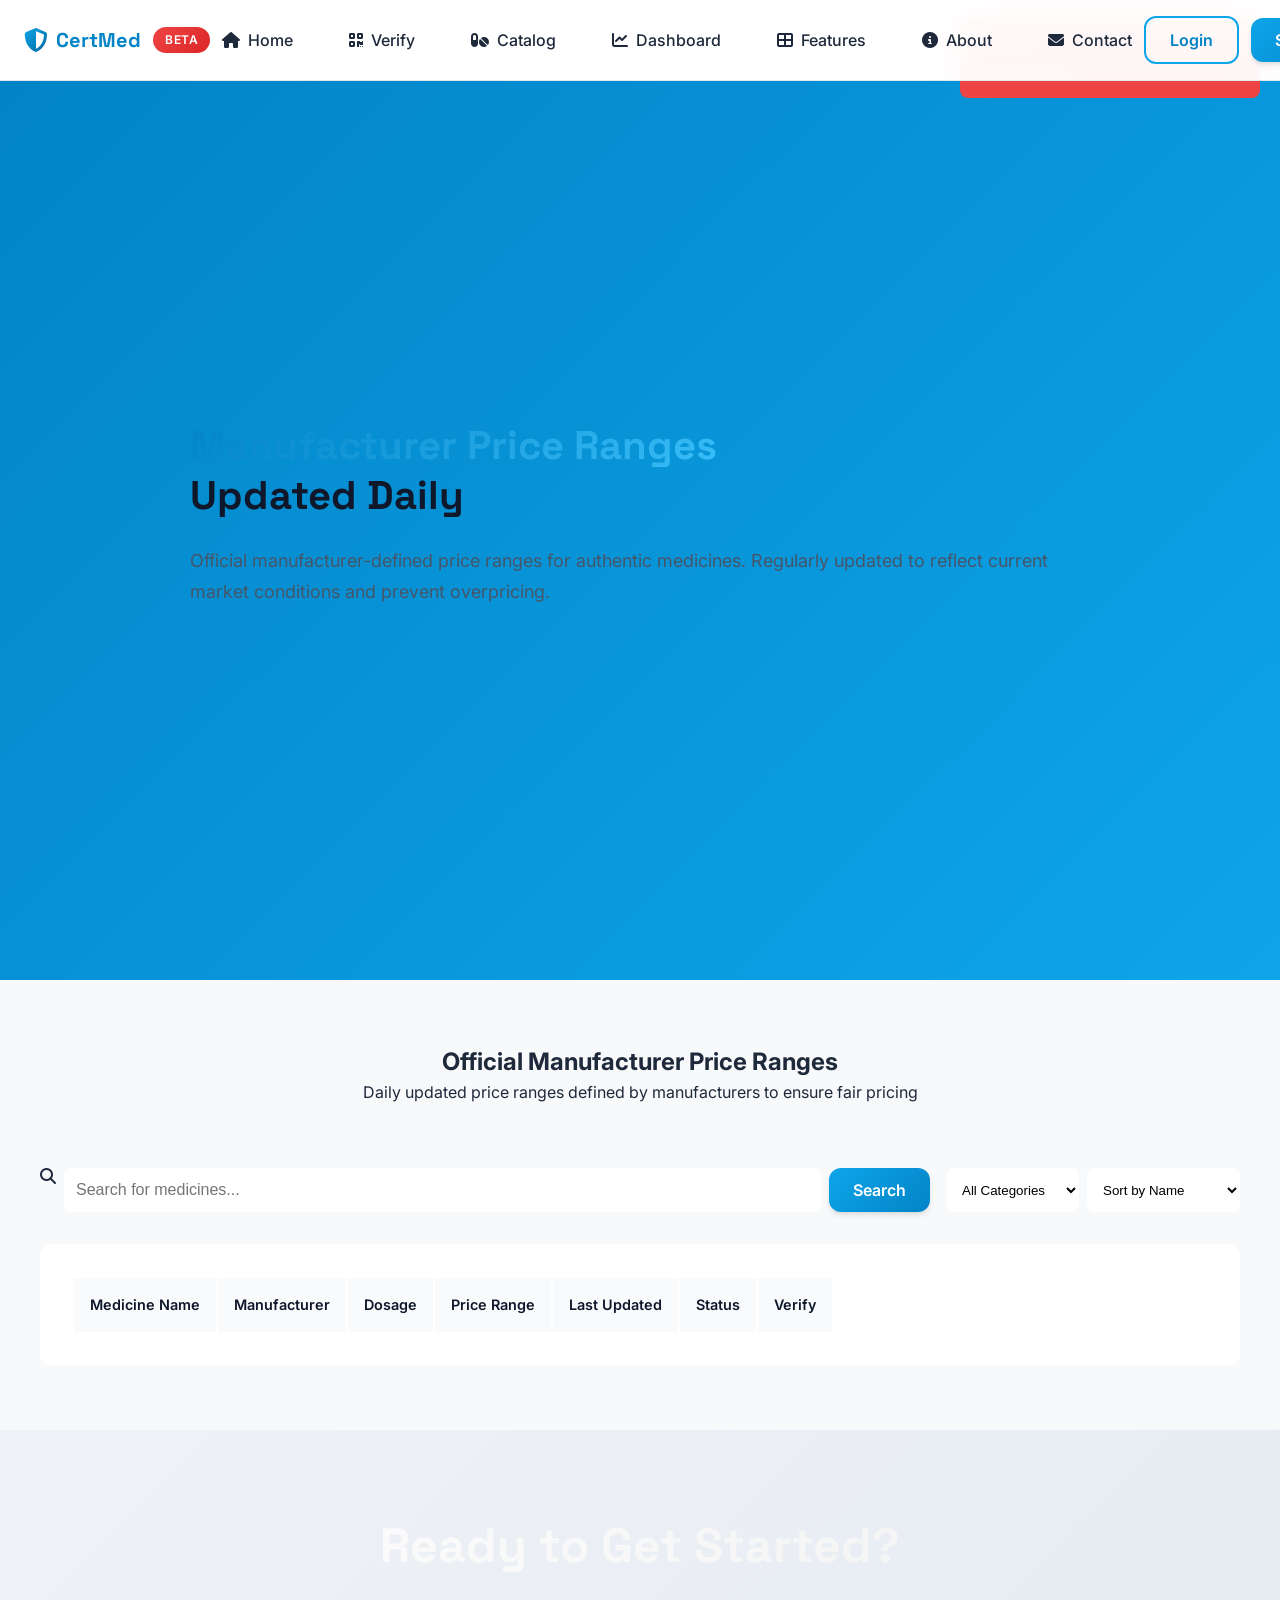
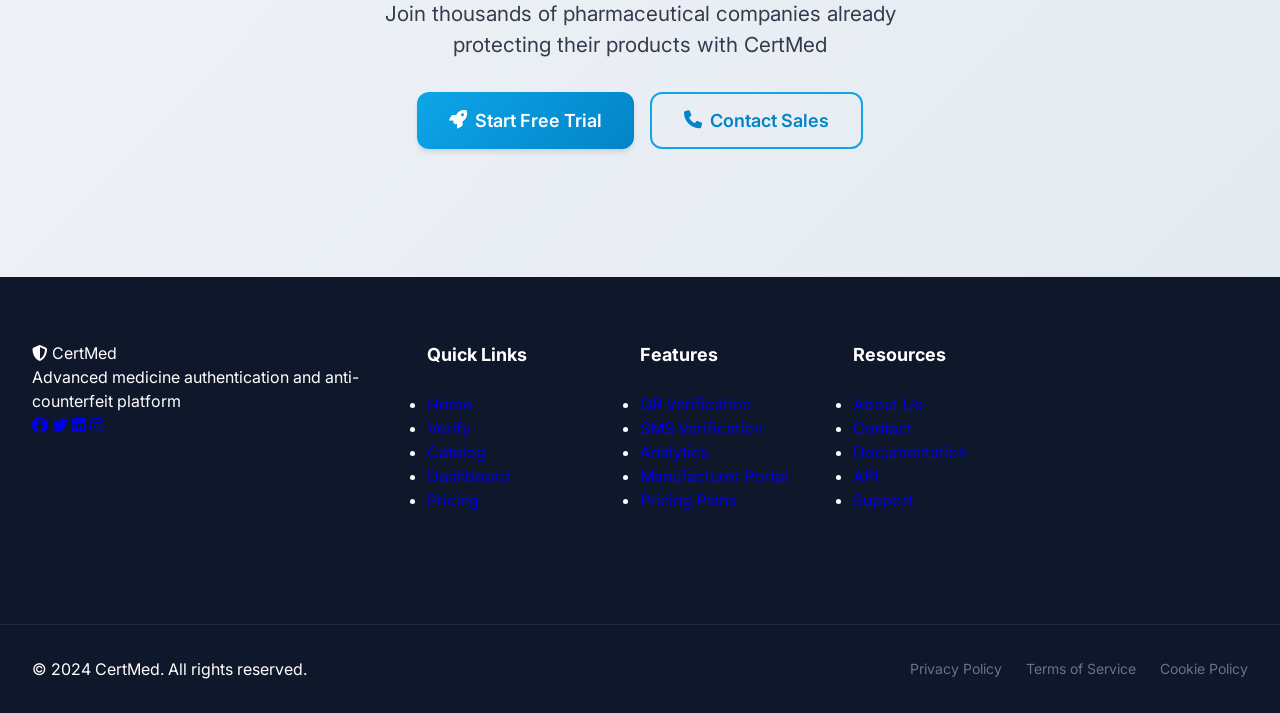
<file: pricing.html>
<!DOCTYPE html>
<html lang="en">
<head>
    <meta charset="UTF-8">
    <meta name="viewport" content="width=device-width, initial-scale=1.0">
    <title>Pricing Plans - CertMed</title>
    <meta name="description" content="Choose the right CertMed pricing plan for your pharmaceutical verification needs">
    <meta name="keywords" content="pricing plans, subscription, medicine verification, pharmaceutical security">
    
    <!-- Open Graph Meta Tags -->
    <meta property="og:title" content="Pricing Plans - CertMed">
    <meta property="og:description" content="Choose the right CertMed pricing plan for your pharmaceutical verification needs">
    <meta property="og:image" content="https://certmed.com/images/og-image.jpg">
    <meta property="og:url" content="https://certmed.com/pricing">
    <meta property="og:type" content="website">
    
    <!-- Favicon -->
    <link rel="icon" type="image/x-icon" href="favicon.ico">
    <link rel="apple-touch-icon" sizes="180x180" href="apple-touch-icon.png">
    
    <!-- Google Fonts -->
    <link rel="preconnect" href="https://fonts.googleapis.com">
    <link rel="preconnect" href="https://fonts.gstatic.com" crossorigin>
    <link href="https://fonts.googleapis.com/css2?family=Inter:wght@300;400;500;600;700;800&family=Space+Grotesk:wght@400;500;600;700&display=swap" rel="stylesheet">
    
    <!-- Font Awesome -->
    <link rel="stylesheet" href="https://cdnjs.cloudflare.com/ajax/libs/font-awesome/6.5.1/css/all.min.css">
    
    <!-- AOS Animation Library -->
    <link href="https://unpkg.com/aos@2.3.1/dist/aos.css" rel="stylesheet">
    
    <!-- Main Styles -->
    <link rel="stylesheet" href="styles.css">
    <link rel="stylesheet" href="styles-enhanced.css">
    
    <!-- Pricing Specific Styles -->
    <style>
        .pricing-hero {
            background: linear-gradient(135deg, var(--primary-color) 0%, var(--secondary-color) 100%);
            color: white;
            padding: 4rem 0;
        }
        
        .pricing-section {
            padding: 4rem 0;
            background: #f8f9fa;
        }
        
        .pricing-container {
            max-width: 1200px;
            margin: 0 auto;
        }
        
        .pricing-grid {
            display: grid;
            grid-template-columns: repeat(auto-fit, minmax(300px, 1fr));
            gap: 2rem;
            margin-bottom: 3rem;
        }
        
        .pricing-card {
            background: white;
            border-radius: 16px;
            padding: 2rem;
            box-shadow: var(--shadow-lg);
            border: 2px solid transparent;
            transition: all 0.3s ease;
            position: relative;
            overflow: hidden;
        }
        
        .pricing-card:hover {
            transform: translateY(-5px);
            box-shadow: 0 20px 40px rgba(0,0,0,0.1);
        }
        
        .pricing-card.featured {
            border-color: var(--primary-color);
        }
        
        .pricing-card.featured::before {
            content: 'MOST POPULAR';
            position: absolute;
            top: 20px;
            right: -30px;
            background: var(--primary-color);
            color: white;
            padding: 0.5rem 1rem;
            font-size: 0.7rem;
            font-weight: 600;
            transform: rotate(45deg);
        }
        
        .plan-header {
            text-align: center;
            margin-bottom: 2rem;
        }
        
        .plan-name {
            font-size: 1.5rem;
            font-weight: 700;
            color: var(--dark-color);
            margin-bottom: 0.5rem;
        }
        
        .plan-price {
            font-size: 3rem;
            font-weight: 800;
            color: var(--primary-color);
            margin-bottom: 0.5rem;
        }
        
        .plan-price span {
            font-size: 1rem;
            color: var(--text-muted);
            font-weight: 400;
        }
        
        .plan-description {
            color: var(--text-muted);
            margin-bottom: 2rem;
        }
        
        .plan-features {
            list-style: none;
            padding: 0;
            margin-bottom: 2rem;
        }
        
        .plan-features li {
            padding: 0.75rem 0;
            border-bottom: 1px solid var(--border-color);
            display: flex;
            align-items: center;
            gap: 0.75rem;
        }
        
        .plan-features li:last-child {
            border-bottom: none;
        }
        
        .plan-features i {
            color: var(--success-color);
            font-size: 0.9rem;
        }
        
        .plan-action {
            text-align: center;
        }
        
        .plan-action .btn {
            width: 100%;
            padding: 1rem;
        }
        
        .price-controls {
            display: flex;
            gap: 1rem;
            margin-bottom: 2rem;
            flex-wrap: wrap;
        }
        
        .search-bar {
            display: flex;
            flex: 1;
            gap: 0.5rem;
        }
        
        .search-bar input {
            flex: 1;
            padding: 0.75rem;
            border: 1px solid var(--border-color);
            border-radius: 8px;
            font-size: 1rem;
        }
        
        .filter-options {
            display: flex;
            gap: 0.5rem;
        }
        
        .filter-options select {
            padding: 0.75rem;
            border: 1px solid var(--border-color);
            border-radius: 8px;
            background: white;
        }
        
        .price-table-container {
            background: white;
            border-radius: 12px;
            padding: 2rem;
            box-shadow: var(--shadow);
            overflow-x: auto;
        }
        
        .price-table {
            width: 100%;
            border-collapse: collapse;
            font-size: 0.9rem;
        }
        
        .price-table th,
        .price-table td {
            padding: 1rem;
            text-align: left;
            border-bottom: 1px solid var(--border-color);
        }
        
        .price-table th {
            background: var(--light-color);
            font-weight: 600;
            color: var(--dark-color);
        }
        
        .price-table tbody tr:hover {
            background: var(--light-color);
        }
        
        .price-status {
            padding: 0.25rem 0.75rem;
            border-radius: 20px;
            font-size: 0.8rem;
            font-weight: 600;
        }
        
        .status-fair {
            background: var(--success-color);
            color: white;
        }
        
        .status-high {
            background: var(--warning-color);
            color: white;
        }
        
        .status-overpriced {
            background: var(--danger-color);
            color: white;
        }
        
        .price-range {
            display: flex;
            flex-direction: column;
            gap: 0.25rem;
        }
        
        .price-min,
        .price-max {
            font-weight: 600;
            color: var(--dark-color);
        }
        
        .price-separator {
            color: var(--text-muted);
            font-weight: 600;
        }
        
        .price-recommended {
            font-size: 0.8rem;
            color: var(--primary-color);
            font-weight: 600;
            margin-top: 0.25rem;
        }
        
        .faq-section {
            padding: 4rem 0;
            background: white;
        }
        
        .faq-container {
            max-width: 800px;
            margin: 0 auto;
        }
        
        .faq-item {
            margin-bottom: 2rem;
            border: 1px solid var(--border-color);
            border-radius: 8px;
            overflow: hidden;
        }
        
        .faq-question {
            padding: 1.5rem;
            background: var(--light-color);
            cursor: pointer;
            display: flex;
            justify-content: space-between;
            align-items: center;
            font-weight: 600;
            transition: background 0.3s ease;
        }
        
        .faq-question:hover {
            background: #e9ecef;
        }
        
        .faq-answer {
            padding: 0 1.5rem 1.5rem;
            background: white;
            display: none;
        }
        
        .faq-item.active .faq-answer {
            display: block;
        }
        
        .faq-item.active .faq-question i {
            transform: rotate(180deg);
        }
        
        @media (max-width: 768px) {
            .pricing-grid {
                grid-template-columns: 1fr;
            }
            
            .plan-price {
                font-size: 2.5rem;
            }
        }
    </style>
</head>
<body>
    <!-- Loading Screen -->
    <div id="loading-screen" class="loading-screen">
        <div class="loading-spinner">
            <div class="spinner"></div>
            <p>Loading CertMed...</p>
        </div>
    </div>

    <!-- Main Header -->
    <header class="header">
        <nav class="navbar">
            <div class="nav-container">
                <div class="nav-brand">
                    <div class="brand-logo">
                        <i class="fas fa-shield-alt"></i>
                        <span>CertMed</span>
                    </div>
                    <div class="brand-badge">BETA</div>
                </div>
                <ul class="nav-menu">
                    <li class="nav-item dropdown">
                        <a href="index.html" class="nav-link dropdown-toggle">
                            <i class="fas fa-home"></i> Home
                        </a>
                    </li>
                    <li class="nav-item dropdown">
                        <a href="verify.html" class="nav-link">
                            <i class="fas fa-qrcode"></i> Verify
                        </a>
                        <div class="dropdown-menu">
                            <a href="verify.html#qr-scanner" class="dropdown-item">
                                <i class="fas fa-camera"></i> QR Scanner
                            </a>
                            <a href="verify.html#sms-verify" class="dropdown-item">
                                <i class="fas fa-sms"></i> SMS Verify
                            </a>
                            <a href="verify.html#manual-verify" class="dropdown-item">
                                <i class="fas fa-keyboard"></i> Manual Entry
                            </a>
                        </div>
                    </li>
                    <li class="nav-item dropdown">
                        <a href="catalog.html" class="nav-link dropdown-toggle">
                            <i class="fas fa-pills"></i> Catalog
                        </a>
                        <div class="dropdown-menu">
                            <a href="catalog.html#search" class="dropdown-item">
                                <i class="fas fa-search"></i> Search Products
                            </a>
                            <a href="catalog.html#categories" class="dropdown-item">
                                <i class="fas fa-th-large"></i> Categories
                            </a>
                            <a href="catalog.html#manufacturers" class="dropdown-item">
                                <i class="fas fa-industry"></i> Manufacturers
                            </a>
                        </div>
                    </li>
                    <li class="nav-item dropdown">
                        <a href="dashboard.html" class="nav-link dropdown-toggle">
                            <i class="fas fa-chart-line"></i> Dashboard
                        </a>
                        <div class="dropdown-menu">
                            <a href="dashboard.html#analytics" class="dropdown-item">
                                <i class="fas fa-chart-bar"></i> Analytics
                            </a>
                            <a href="dashboard.html#reports" class="dropdown-item">
                                <i class="fas fa-file-alt"></i> Reports
                            </a>
                            <a href="dashboard.html#settings" class="dropdown-item">
                                <i class="fas fa-cog"></i> Settings
                            </a>
                        </div>
                    </li>
                    <li class="nav-item dropdown">
                        <a href="#" class="nav-link dropdown-toggle">
                            <i class="fas fa-th-large"></i> Features
                        </a>
                        <div class="dropdown-menu">
                            <a href="pricing.html" class="dropdown-item active">
                                <i class="fas fa-dollar-sign"></i> Pricing
                            </a>
                            <a href="catalog.html" class="dropdown-item">
                                <i class="fas fa-database"></i> Product Catalog
                            </a>
                            <a href="manufacturer.html" class="dropdown-item">
                                <i class="fas fa-industry"></i> Manufacturer Portal
                            </a>
                        </div>
                    </li>
                    <li class="nav-item">
                        <a href="about.html" class="nav-link">
                            <i class="fas fa-info-circle"></i> About
                        </a>
                    </li>
                    <li class="nav-item">
                        <a href="contact.html" class="nav-link">
                            <i class="fas fa-envelope"></i> Contact
                        </a>
                    </li>
                </ul>
                <div class="nav-actions">
                    <button class="btn btn-outline" onclick="window.location.href='index.html#login'">Login</button>
                    <button class="btn btn-primary" onclick="window.location.href='index.html#signup'">Sign Up</button>
                </div>
                <div class="hamburger">
                    <span></span>
                    <span></span>
                    <span></span>
                </div>
            </div>
        </nav>
    </header>

    <!-- Hero Section -->
    <section class="hero pricing-hero" id="pricing-hero">
        <div class="container">
            <div class="hero-content" data-aos="fade-up">
                <h1 class="hero-title">
                    <span class="gradient-text">Manufacturer Price Ranges</span>
                    <br>Updated Daily
                </h1>
                <p class="hero-description">
                    Official manufacturer-defined price ranges for authentic medicines. 
                    Regularly updated to reflect current market conditions and prevent overpricing.
                </p>
            </div>
        </div>
    </section>

    <!-- Manufacturer Price Ranges Section -->
    <section class="pricing-section" id="price-ranges">
        <div class="container">
            <div class="pricing-container">
                <div class="section-header" data-aos="fade-up">
                    <h2>Official Manufacturer Price Ranges</h2>
                    <p>Daily updated price ranges defined by manufacturers to ensure fair pricing</p>
                </div>
                
                <!-- Search and Filter -->
                <div class="price-controls" data-aos="fade-up" data-aos-delay="100">
                    <div class="search-bar">
                        <i class="fas fa-search"></i>
                        <input type="text" id="priceSearch" placeholder="Search for medicines...">
                        <button class="btn btn-primary" onclick="searchMedicines()">Search</button>
                    </div>
                    
                    <div class="filter-options">
                        <select id="categoryFilter" onchange="filterMedicines()">
                            <option value="">All Categories</option>
                            <option value="Pain Relief">Pain Relief</option>
                            <option value="Antibiotics">Antibiotics</option>
                            <option value="Cardiovascular">Cardiovascular</option>
                            <option value="Diabetes">Diabetes</option>
                        </select>
                        
                        <select id="sortBy" onchange="sortMedicines()">
                            <option value="name">Sort by Name</option>
                            <option value="price-low">Price: Low to High</option>
                            <option value="price-high">Price: High to Low</option>
                        </select>
                    </div>
                </div>
                
                <!-- Price Range Table -->
                <div class="price-table-container" data-aos="fade-up" data-aos-delay="200">
                    <div class="price-table">
                        <table>
                            <thead>
                                <tr>
                                    <th>Medicine Name</th>
                                    <th>Manufacturer</th>
                                    <th>Dosage</th>
                                    <th>Price Range</th>
                                    <th>Last Updated</th>
                                    <th>Status</th>
                                    <th>Verify</th>
                                </tr>
                            </thead>
                            <tbody id="priceTableBody">
                                <!-- Products will be inserted here -->
                            </tbody>
                        </table>
                    </div>
                </div>
            </div>
        </div>
    </section>

    
    <!-- CTA Section -->
    <section class="cta-section">
        <div class="container">
            <div class="cta-content" data-aos="fade-up">
                <h2>Ready to Get Started?</h2>
                <p>Join thousands of pharmaceutical companies already protecting their products with CertMed</p>
                <div class="cta-buttons">
                    <button class="btn btn-primary btn-lg" onclick="window.location.href='index.html#signup'">
                        <i class="fas fa-rocket"></i> Start Free Trial
                    </button>
                    <button class="btn btn-outline btn-lg" onclick="window.location.href='contact.html'">
                        <i class="fas fa-phone"></i> Contact Sales
                    </button>
                </div>
            </div>
        </div>
    </section>

    <!-- Footer -->
    <footer class="footer">
        <div class="footer-top">
            <div class="container">
                <div class="footer-grid">
                    <div class="footer-column">
                        <div class="footer-logo">
                            <i class="fas fa-shield-alt"></i>
                            <span>CertMed</span>
                        </div>
                        <p>Advanced medicine authentication and anti-counterfeit platform</p>
                        <div class="social-links">
                            <a href="#"><i class="fab fa-facebook"></i></a>
                            <a href="#"><i class="fab fa-twitter"></i></a>
                            <a href="#"><i class="fab fa-linkedin"></i></a>
                            <a href="#"><i class="fab fa-instagram"></i></a>
                        </div>
                    </div>
                    
                    <div class="footer-column">
                        <h4>Quick Links</h4>
                        <ul>
                            <li><a href="index.html">Home</a></li>
                            <li><a href="verify.html">Verify</a></li>
                            <li><a href="catalog.html">Catalog</a></li>
                            <li><a href="dashboard.html">Dashboard</a></li>
                            <li><a href="pricing.html">Pricing</a></li>
                        </ul>
                    </div>
                    
                    <div class="footer-column">
                        <h4>Features</h4>
                        <ul>
                            <li><a href="verify.html">QR Verification</a></li>
                            <li><a href="verify.html">SMS Verification</a></li>
                            <li><a href="dashboard.html">Analytics</a></li>
                            <li><a href="manufacturer.html">Manufacturer Portal</a></li>
                            <li><a href="pricing.html">Pricing Plans</a></li>
                        </ul>
                    </div>
                    
                    <div class="footer-column">
                        <h4>Resources</h4>
                        <ul>
                            <li><a href="about.html">About Us</a></li>
                            <li><a href="contact.html">Contact</a></li>
                            <li><a href="#">Documentation</a></li>
                            <li><a href="#">API</a></li>
                            <li><a href="#">Support</a></li>
                        </ul>
                    </div>
                </div>
            </div>
        </div>
        
        <div class="footer-bottom">
            <div class="container">
                <div class="footer-bottom-content">
                    <p>&copy; 2024 CertMed. All rights reserved.</p>
                    <div class="footer-bottom-links">
                        <a href="#">Privacy Policy</a>
                        <a href="#">Terms of Service</a>
                        <a href="#">Cookie Policy</a>
                    </div>
                </div>
            </div>
        </div>
    </footer>

    <!-- Scripts -->
    <script src="script.js"></script>
    <script src="https://unpkg.com/aos@2.3.1/dist/aos.js"></script>
    <script>
        // Page-specific functions
        document.addEventListener('DOMContentLoaded', function() {
            // Initialize AOS
            AOS.init({
                duration: 800,
                once: true,
                offset: 100
            });
            
            // Fetch price ranges from backend
            fetchPriceRanges();
            
            // Hide loading screen
            setTimeout(() => {
                const loadingScreen = document.getElementById('loading-screen');
                if (loadingScreen) {
                    loadingScreen.style.opacity = '0';
                    setTimeout(() => {
                        loadingScreen.style.display = 'none';
                    }, 300);
                }
            }, 1000);
        });

        // Price ranges will be fetched from backend API
let manufacturerPriceRanges = [];
        
// API base URL
const API_BASE_URL = 'http://localhost:3000/api';

// Fetch price ranges from backend
async function showNotification(message, type = 'info') {
            // Create notification element
            const notification = document.createElement('div');
            notification.className = `notification ${type}`;
            notification.textContent = message;
            notification.style.cssText = `
                position: fixed;
                top: 20px;
                right: 20px;
                padding: 15px 20px;
                border-radius: 8px;
                color: white;
                font-weight: 500;
                z-index: 1000;
                transform: translateX(100%);
                transition: transform 0.3s ease;
                max-width: 300px;
                word-wrap: break-word;
            `;
            
            // Set background color based on type
            if (type === 'success') {
                notification.style.background = '#10b981';
            } else if (type === 'error') {
                notification.style.background = '#ef4444';
            } else if (type === 'warning') {
                notification.style.background = '#f59e0b';
            } else {
                notification.style.background = '#0ea5e9';
            }
            
            // Add to page
            document.body.appendChild(notification);
            
            // Show notification
            setTimeout(() => {
                notification.style.transform = 'translateX(0)';
            }, 100);
            
            // Hide and remove after delay
            setTimeout(() => {
                notification.style.transform = 'translateX(100%)';
                setTimeout(() => {
                    if (notification.parentNode) {
                        notification.parentNode.removeChild(notification);
                    }
                }, 300);
            }, 3000);
        }

        async function fetchPriceRanges() {
            try {
                const response = await fetch(`${API_BASE_URL}/pricing`);
                if (response.ok) {
                    manufacturerPriceRanges = await response.json();
                    console.log('Price ranges loaded from backend:', manufacturerPriceRanges.length);
                    displayPriceTable();
                } else {
                    console.error('Failed to fetch price ranges from backend');
                    showNotification('Failed to load pricing data. Please try again.', 'error');
                }
            } catch (error) {
                console.error('Error fetching price ranges:', error);
                showNotification('Network error. Please check your connection.', 'error');
            }
        }

let filteredPrices = [...manufacturerPriceRanges];

function searchMedicines() {
    const searchTerm = document.getElementById('priceSearch').value.toLowerCase();
    
    if (!searchTerm) {
        filteredPrices = [...manufacturerPriceRanges];
    } else {
        filteredPrices = manufacturerPriceRanges.filter(medicine => 
            medicine.name.toLowerCase().includes(searchTerm) ||
            medicine.manufacturer.toLowerCase().includes(searchTerm) ||
            medicine.category.toLowerCase().includes(searchTerm)
        );
    }
    
    displayPriceTable();
}

function filterMedicines() {
    const category = document.getElementById('categoryFilter').value;
    
    if (!category) {
        filteredPrices = [...manufacturerPriceRanges];
    } else {
        filteredPrices = manufacturerPriceRanges.filter(medicine => medicine.category === category);
    }
    
    displayPriceTable();
}

function sortMedicines() {
    const sortBy = document.getElementById('sortBy').value;
    
    switch(sortBy) {
        case 'name':
            filteredPrices.sort((a, b) => a.name.localeCompare(b.name));
            break;
        case 'price-low':
            filteredPrices.sort((a, b) => a.priceRange.recommended - b.priceRange.recommended);
            break;
        case 'price-high':
            filteredPrices.sort((a, b) => b.priceRange.recommended - a.priceRange.recommended);
            break;
    }
    
    displayPriceTable();
}

function displayPriceTable() {
    const tableBody = document.getElementById('priceTableBody');
    
    if (!tableBody) return;
    
    tableBody.innerHTML = filteredPrices.map(medicine => `
        <tr>
            <td>${medicine.name}</td>
            <td>${medicine.manufacturer}</td>
            <td>${medicine.dosage} ${medicine.form}</td>
            <td>
                <div class="price-range">
                    <span class="price-min">KES ${medicine.priceRange.min.toLocaleString()}</span>
                    <span class="price-separator">-</span>
                    <span class="price-max">KES ${medicine.priceRange.max.toLocaleString()}</span>
                    <div class="price-recommended">Rec: KES ${medicine.priceRange.recommended.toLocaleString()}</div>
                </div>
            </td>
            <td>${medicine.lastUpdated}</td>
            <td>
                <span class="price-status status-${medicine.status}">
                    ${medicine.status.toUpperCase()}
                </span>
            </td>
            <td>
                <button class="btn btn-sm btn-primary" onclick="verifyMedicine('${medicine.id}')">
                    <i class="fas fa-qrcode"></i> Verify
                </button>
            </td>
        </tr>
    `).join('');
}

function verifyMedicine(medicineId) {
    showToast('Redirecting to verification...', 'info');
    setTimeout(() => {
        window.location.href = `verify.html?product=${medicineId}`;
    }, 1000);
}

        
        // Toast notification function
        function showToast(message, type = 'info') {
            // Create toast element
            const toast = document.createElement('div');
            toast.className = `toast ${type}`;
            toast.textContent = message;
            
            // Add to body
            document.body.appendChild(toast);
            
            // Show toast
            setTimeout(() => {
                toast.classList.add('show');
            }, 100);
            
            // Hide and remove after delay
            setTimeout(() => {
                toast.classList.remove('show');
                setTimeout(() => {
                    if (toast.parentNode) {
                        toast.parentNode.removeChild(toast);
                    }
                }, 300);
            }, 3000);
        }

        // Mobile menu toggle
        const hamburger = document.querySelector('.hamburger');
        const navMenu = document.querySelector('.nav-menu');
        
        if (hamburger && navMenu) {
            hamburger.addEventListener('click', () => {
                hamburger.classList.toggle('active');
                navMenu.classList.toggle('active');
            });
        }

        // Dropdown menus
        const dropdowns = document.querySelectorAll('.dropdown');
        dropdowns.forEach(dropdown => {
            const toggle = dropdown.querySelector('.dropdown-toggle');
            const menu = dropdown.querySelector('.dropdown-menu');
            
            if (toggle && menu) {
                toggle.addEventListener('click', (e) => {
                    e.preventDefault();
                    menu.style.display = menu.style.display === 'block' ? 'none' : 'block';
                });
                
                // Close dropdown when clicking outside
                document.addEventListener('click', (e) => {
                    if (!dropdown.contains(e.target)) {
                        menu.style.display = 'none';
                    }
                });
            }
        });
    </script>

    <!-- Toast Styles -->
    <style>
        .toast {
            position: fixed;
            bottom: 20px;
            right: 20px;
            background: var(--dark-color);
            color: white;
            padding: 1rem 1.5rem;
            border-radius: 8px;
            box-shadow: var(--shadow-lg);
            z-index: 9999;
            opacity: 0;
            transform: translateY(20px);
            transition: all 0.3s ease;
            font-size: 0.9rem;
            max-width: 300px;
        }

        .toast.show {
            opacity: 1;
            transform: translateY(0);
        }

        .toast.success {
            background: var(--success-color);
        }

        .toast.error {
            background: var(--danger-color);
        }

        .toast.info {
            background: var(--primary-color);
        }

        .toast.warning {
            background: var(--warning-color);
        }
    </style>
</body>
</html>
</file>
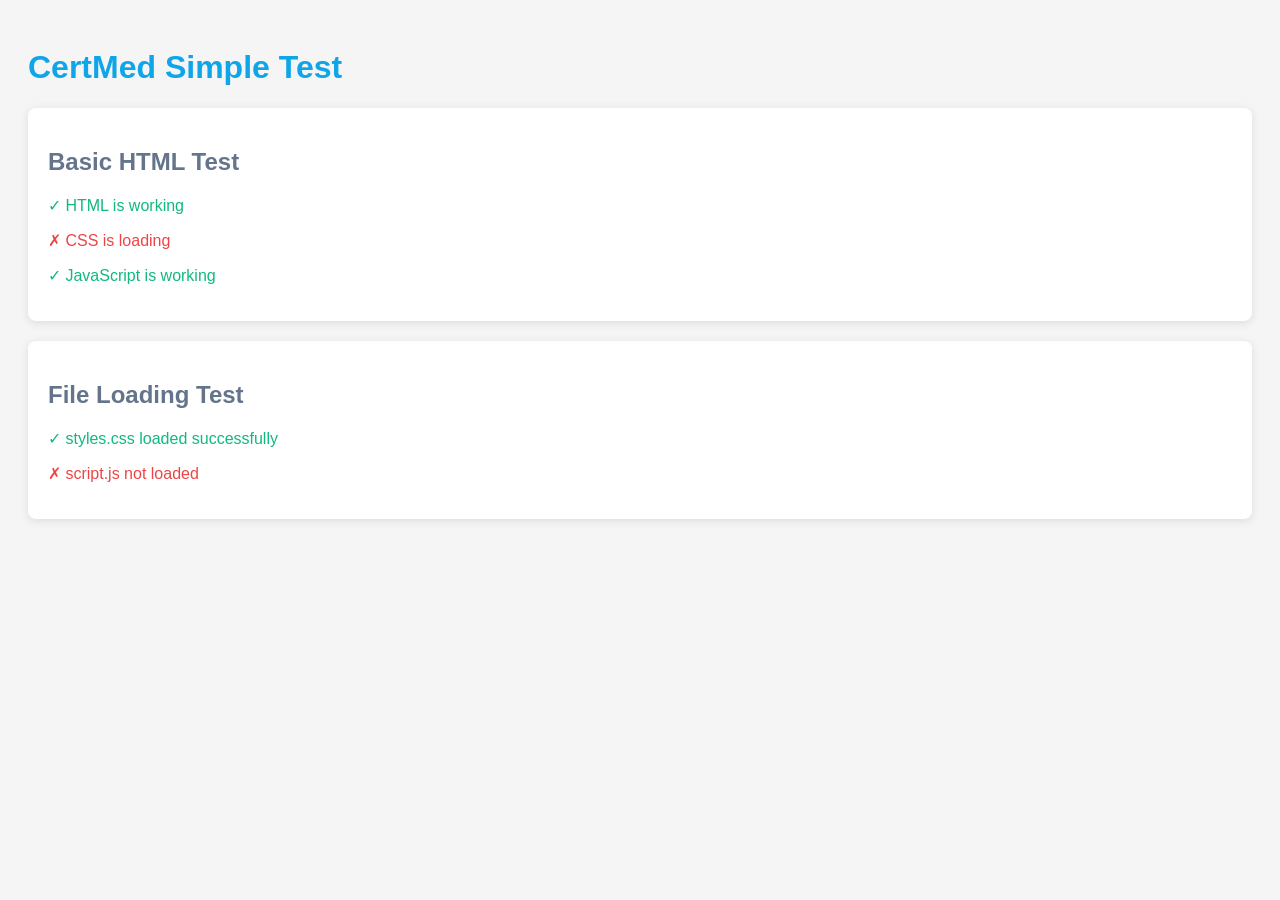
<file: test.html>
<!DOCTYPE html>
<html lang="en">
<head>
    <meta charset="UTF-8">
    <meta name="viewport" content="width=device-width, initial-scale=1.0">
    <title>Simple Test - CertMed</title>
    <style>
        body {
            font-family: Arial, sans-serif;
            padding: 20px;
            background: #f5f5f5;
            color: #333;
        }
        .test-box {
            background: white;
            padding: 20px;
            border-radius: 8px;
            box-shadow: 0 2px 10px rgba(0,0,0,0.1);
            margin-bottom: 20px;
        }
        h1 { color: #0ea5e9; }
        h2 { color: #64748b; }
        .success { color: #10b981; }
        .error { color: #ef4444; }
    </style>
</head>
<body>
    <h1>CertMed Simple Test</h1>
    
    <div class="test-box">
        <h2>Basic HTML Test</h2>
        <p class="success">✓ HTML is working</p>
        <p class="error">✗ CSS is loading</p>
        <p class="success">✓ JavaScript is working</p>
    </div>
    
    <div class="test-box">
        <h2>File Loading Test</h2>
        <p id="cssTest">Testing CSS files...</p>
        <p id="jsTest">Testing JavaScript files...</p>
    </div>

    <script>
        // Test CSS loading
        const cssTest = document.getElementById('cssTest');
        try {
            // Test if styles.css is loaded
            const testElement = document.createElement('div');
            testElement.style.color = 'red';
            document.body.appendChild(testElement);
            const computedStyle = window.getComputedStyle(testElement);
            if (computedStyle.color === 'rgb(255, 0, 0)' || computedStyle.color === 'red') {
                cssTest.innerHTML = '<span class="success">✓ styles.css loaded successfully</span>';
            } else {
                cssTest.innerHTML = '<span class="error">✗ styles.css not loaded properly</span>';
            }
            document.body.removeChild(testElement);
        } catch (error) {
            cssTest.innerHTML = `<span class="error">✗ CSS Error: ${error.message}</span>`;
        }
        
        // Test JavaScript loading
        const jsTest = document.getElementById('jsTest');
        try {
            // Test if script.js is loaded
            if (typeof CONFIG !== 'undefined') {
                jsTest.innerHTML = '<span class="success">✓ script.js loaded successfully</span>';
            } else {
                jsTest.innerHTML = '<span class="error">✗ script.js not loaded</span>';
            }
        } catch (error) {
            jsTest.innerHTML = `<span class="error">✗ JavaScript Error: ${error.message}</span>`;
        }
    </script>
</body>
</html>
</file>
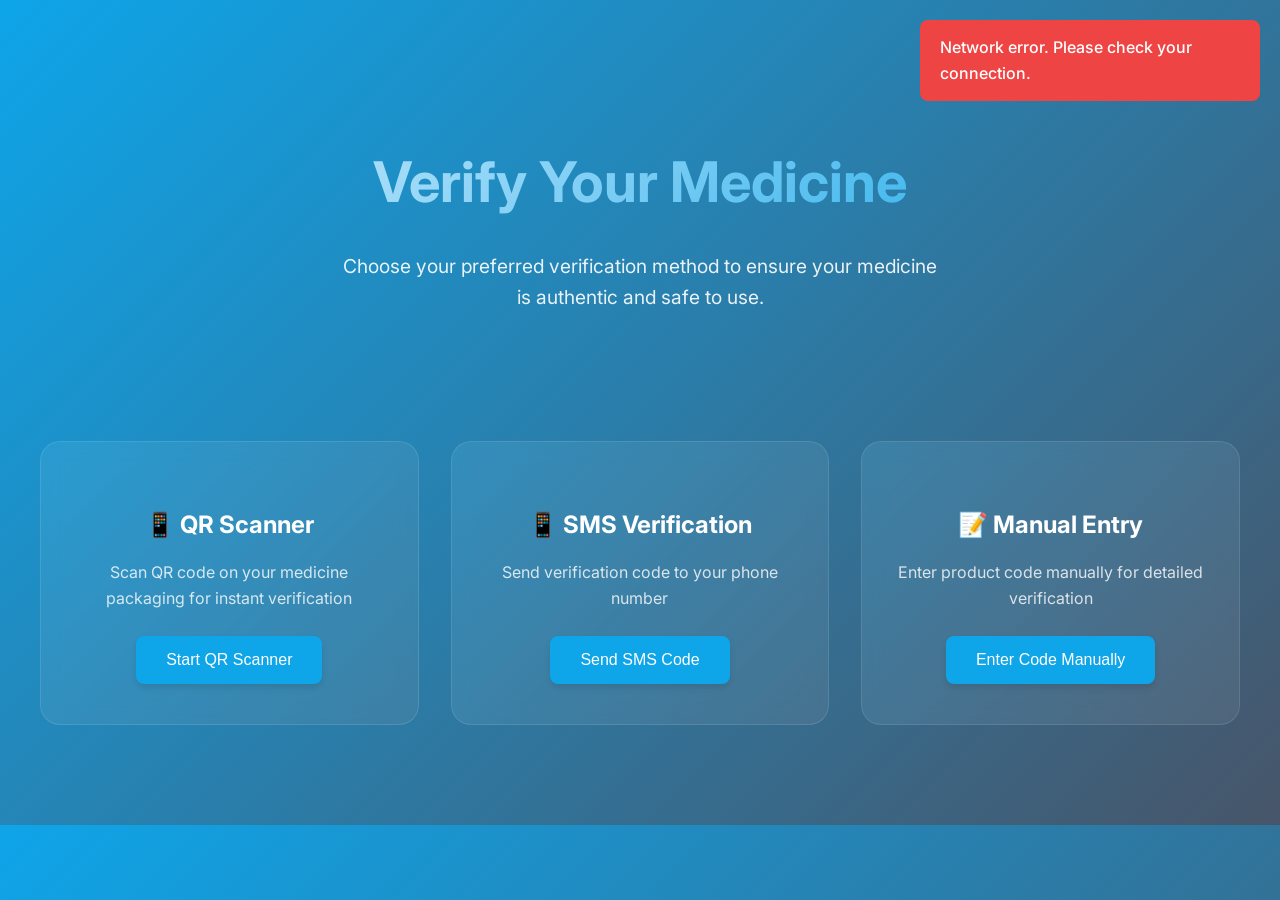
<file: verify.html>
<!DOCTYPE html>
<html lang="en">
<head>
    <meta charset="UTF-8">
    <meta name="viewport" content="width=device-width, initial-scale=1.0">
    <title>Verify Medicine - CertMed</title>
    <link href="https://fonts.googleapis.com/css2?family=Inter:wght@300;400;500;600;700;800;900&display=swap" rel="stylesheet">
    <style>
        :root {
            --primary-50: #f0f9ff;
            --primary-100: #e0f2fe;
            --primary-200: #bae6fd;
            --primary-300: #7dd3fc;
            --primary-400: #38bdf8;
            --primary-500: #0ea5e9;
            --primary-600: #0284c7;
            --primary-700: #0369a1;
            --primary-800: #075985;
            --primary-900: #0c4a6e;
            
            --secondary-50: #f8fafc;
            --secondary-100: #f1f5f9;
            --secondary-200: #e2e8f0;
            --secondary-300: #cbd5e1;
            --secondary-400: #94a3b8;
            --secondary-500: #64748b;
            --secondary-600: #475569;
            --secondary-700: #334155;
            --secondary-800: #1e293b;
            --secondary-900: #0f172a;
            
            --success-color: #10b981;
            --warning-color: #f59e0b;
            --danger-color: #ef4444;
            
            --shadow-sm: 0 1px 2px rgba(0, 0, 0, 0.05);
            --shadow: 0 4px 6px rgba(0, 0, 0, 0.1);
            --shadow-lg: 0 10px 15px rgba(0, 0, 0, 0.1);
            --shadow-xl: 0 20px 25px rgba(0, 0, 0, 0.15);
        }

        body {
            font-family: 'Inter', sans-serif;
            margin: 0;
            padding: 0;
            background: linear-gradient(135deg, var(--primary-500) 0%, var(--secondary-600) 100%);
            color: white;
            line-height: 1.6;
        }
        .container {
            max-width: 1200px;
            margin: 0 auto;
            padding: 20px;
        }
        .hero {
            text-align: center;
            padding: 80px 0;
        }
        .hero h1 {
            font-size: 3.5rem;
            font-weight: 700;
            margin-bottom: 24px;
            background: linear-gradient(135deg, var(--primary-100), var(--primary-500));
            -webkit-background-clip: text;
            -webkit-text-fill-color: transparent;
            background-clip: text;
        }
        .hero p {
            font-size: 1.2rem;
            margin-bottom: 48px;
            opacity: 0.9;
            max-width: 600px;
            margin-left: auto;
            margin-right: auto;
        }
        .methods {
            display: grid;
            grid-template-columns: repeat(auto-fit, minmax(320px, 1fr));
            gap: 32px;
            margin-bottom: 80px;
        }
        .method-card {
            background: rgba(255, 255, 255, 0.08);
            backdrop-filter: blur(10px);
            padding: 40px 32px;
            border-radius: 20px;
            text-align: center;
            transition: all 0.4s cubic-bezier(0.4, 0, 0.2, 1);
            border: 1px solid rgba(255, 255, 255, 0.1);
            position: relative;
            overflow: hidden;
        }
        .method-card::before {
            content: '';
            position: absolute;
            top: 0;
            left: 0;
            right: 0;
            bottom: 0;
            background: linear-gradient(135deg, var(--primary-500), var(--secondary-600));
            opacity: 0.1;
            z-index: -1;
        }
        .method-card:hover {
            transform: translateY(-8px);
            box-shadow: var(--shadow-xl);
            border-color: var(--primary-300);
        }
        .method-card h3 {
            font-size: 1.5rem;
            margin-bottom: 15px;
        }
        .method-card p {
            margin-bottom: 25px;
            opacity: 0.8;
        }
        .btn {
            background: var(--primary-500);
            color: white;
            padding: 15px 30px;
            border: none;
            border-radius: 8px;
            font-size: 1rem;
            font-weight: 500;
            cursor: pointer;
            transition: all 0.3s ease;
            box-shadow: 0 4px 6px rgba(0, 0, 0, 0.1);
        }
        .btn:hover {
            background: var(--primary-600);
            transform: translateY(-2px);
            box-shadow: 0 8px 12px rgba(0, 0, 0, 0.15);
        }
        .form-section {
            background: rgba(255, 255, 255, 0.1);
            backdrop-filter: blur(10px);
            padding: 40px;
            border-radius: 16px;
            margin-bottom: 30px;
            border: 1px solid rgba(255, 255, 255, 0.2);
            box-shadow: 0 10px 30px rgba(0, 0, 0, 0.1);
        }
        .form-group {
            margin-bottom: 20px;
        }
        .form-group label {
            display: block;
            margin-bottom: 8px;
            font-weight: 500;
            color: var(--secondary-700);
        }
        .form-group input {
            width: 100%;
            padding: 12px 16px;
            border: 1px solid var(--secondary-300);
            border-radius: 8px;
            font-size: 1rem;
            background: white;
            transition: all 0.3s ease;
        }
        .form-group input:focus {
            outline: none;
            border-color: var(--primary-500);
            box-shadow: 0 0 0 3px rgba(14, 165, 233, 0.1);
        }
        .result {
            background: white;
            padding: 40px;
            border-radius: 16px;
            margin-top: 30px;
            text-align: center;
            border: 1px solid var(--secondary-200);
            box-shadow: 0 10px 30px rgba(0, 0, 0, 0.1);
        }
        .success { 
            background: linear-gradient(135deg, var(--success-color) 0%, #10b981 100%); 
            color: white; 
            border-color: var(--success-color);
        }
        .error { 
            background: linear-gradient(135deg, var(--danger-color) 0%, #ef4444 100%); 
            color: white; 
            border-color: var(--danger-color);
        }
        .warning { 
            background: linear-gradient(135deg, var(--warning-color) 0%, #f59e0b 100%); 
            color: white; 
            border-color: var(--warning-color);
        }
        .info {
            background: linear-gradient(135deg, var(--primary-500) 0%, var(--primary-600) 100%); 
            color: white; 
            border-color: var(--primary-500);
        }
    </style>
</head>
<body>
    <div class="container">
        <div class="hero">
            <h1>Verify Your Medicine</h1>
            <p>Choose your preferred verification method to ensure your medicine is authentic and safe to use.</p>
        </div>

        <div class="methods">
            <div class="method-card">
                <h3>📱 QR Scanner</h3>
                <p>Scan QR code on your medicine packaging for instant verification</p>
                <button class="btn" onclick="startQRScanner()">Start QR Scanner</button>
            </div>
            
            <div class="method-card">
                <h3>📱 SMS Verification</h3>
                <p>Send verification code to your phone number</p>
                <button class="btn" onclick="showSMSForm()">Send SMS Code</button>
            </div>
            
            <div class="method-card">
                <h3>📝 Manual Entry</h3>
                <p>Enter product code manually for detailed verification</p>
                <button class="btn" onclick="showManualForm()">Enter Code Manually</button>
            </div>
        </div>

        <div id="qrSection" class="form-section" style="display: none;">
            <h3>QR Code Scanner</h3>
            <div style="background: #000; padding: 20px; border-radius: 10px; text-align: center;">
                <p style="color: white;">📷 Camera Preview</p>
                <p style="color: #ccc;">QR Scanner functionality requires camera access</p>
            </div>
            <button class="btn" onclick="stopQRScanner()" style="margin-top: 20px;">Stop Scanner</button>
        </div>

        <div id="smsSection" class="form-section" style="display: none;">
            <h3>SMS Verification</h3>
            <form onsubmit="handleSMS(event)">
                <div class="form-group">
                    <label>Phone Number</label>
                    <input type="tel" id="phoneNumber" placeholder="+254XXXXXXXXX" required>
                </div>
                <div class="form-group">
                    <label>Product Code (Optional)</label>
                    <input type="text" id="productCodeSMS" placeholder="Enter product code">
                </div>
                <button type="submit" class="btn">Send Verification Code</button>
            </form>
            
            <div id="smsNotificationSection" class="form-section" style="display: none;">
                <h4>🔔 Automatic Manufacturer Notification</h4>
                <p><strong>Important:</strong> If a counterfeit product is detected during SMS verification, the manufacturer will be automatically notified with:</p>
                <ul>
                    <li>📞 Your phone number</li>
                    <li>📍 Your location (if shared)</li>
                    <li>🏪 Seller information</li>
                    <li>📋 Product details</li>
                    <li>⏰ Timestamp of verification</li>
                </ul>
                <p style="color: var(--warning-color); font-weight: 500;">
                    ⚠️ This automatic notification helps manufacturers track counterfeit networks and protect public health.
                </p>
            </div>
        </div>

        <div id="manualSection" class="form-section" style="display: none;">
            <h3>Manual Verification</h3>
            <form onsubmit="handleManual(event)">
                <div class="form-group">
                    <label>Product Code</label>
                    <input type="text" id="productCodeManual" placeholder="QR_MED001_BATCH2024001" required>
                </div>
                <div class="form-group">
                    <label>Batch Number</label>
                    <input type="text" id="batchNumber" placeholder="BATCH2024001">
                </div>
                <div class="form-group">
                    <label>Manufacturer</label>
                    <input type="text" id="manufacturer" placeholder="MediCorp Pharmaceuticals">
                </div>
                <div class="form-group">
                    <label>Expiry Date</label>
                    <input type="date" id="expiryDate" placeholder="2025-12-31">
                </div>
                <div class="form-group">
                    <label>Product Name</label>
                    <input type="text" id="productName" placeholder="Paracetamol 500mg">
                </div>
                <button type="submit" class="btn">Verify Product</button>
            </form>
            
            <div id="counterfeitReportSection" class="form-section" style="display: none;">
                <h3>🚨 Report Counterfeit to Authorities</h3>
                <p>If you suspect this product is counterfeit, please provide additional information to help Kenyan authorities track and investigate.</p>
                
                <form onsubmit="handleCounterfeitReport(event)">
                    <div class="form-group">
                        <label>Product Code (Detected)</label>
                        <input type="text" id="counterfeitProductCode" readonly style="background: #f5f5f5;">
                    </div>
                    
                    <div class="form-group">
                        <label>Where did you purchase this product?</label>
                        <input type="text" id="purchaseLocation" placeholder="e.g., Nairobi Pharmacy, Mombasa Hospital, etc." required>
                    </div>
                    
                    <div class="form-group">
                        <label>Seller/Pharmacy Name</label>
                        <input type="text" id="sellerName" placeholder="Name of pharmacy or seller" required>
                    </div>
                    
                    <div class="form-group">
                        <label>Seller Phone Number</label>
                        <input type="tel" id="sellerPhone" placeholder="+254XXXXXXXXX" required>
                    </div>
                    
                    <div class="form-group">
                        <label>Additional Details</label>
                        <textarea id="additionalDetails" placeholder="Any other information that can help authorities..." rows="3" style="width: 100%; padding: 12px; border: 1px solid #ddd; border-radius: 6px; font-family: inherit;"></textarea>
                    </div>
                    
                    <div class="form-group">
                        <label>
                            <input type="checkbox" id="shareLocation" checked>
                            Share my location with authorities
                        </label>
                    </div>
                    
                    <button type="submit" class="btn" style="background: #ef4444;">🚨 Report to Kenyan Authorities</button>
                </form>
            </div>
        </div>

        <div id="result" class="result" style="display: none;">
            <h3 id="resultTitle">Verification Result</h3>
            <p id="resultMessage">Processing...</p>
        </div>
    </div>

    <script>
        // Products will be fetched from backend API
        let products = [];
        
        // API base URL
        const API_BASE_URL = 'http://localhost:3000/api';
        
        // Fetch products from backend
        async function fetchProducts() {
            try {
                const response = await fetch(`${API_BASE_URL}/products`);
                if (response.ok) {
                    products = await response.json();
                    console.log('Products loaded from backend:', products.length);
                } else {
                    console.error('Failed to fetch products from backend');
                    showNotification('Failed to load product data. Please try again.', 'error');
                }
            } catch (error) {
                console.error('Error fetching products:', error);
                showNotification('Network error. Please check your connection.', 'error');
            }
        }

        function showNotification(message, type = 'info') {
            // Create notification element
            const notification = document.createElement('div');
            notification.className = `notification ${type}`;
            notification.textContent = message;
            notification.style.cssText = `
                position: fixed;
                top: 20px;
                right: 20px;
                padding: 15px 20px;
                border-radius: 8px;
                color: white;
                font-weight: 500;
                z-index: 1000;
                transform: translateX(100%);
                transition: transform 0.3s ease;
                max-width: 300px;
                word-wrap: break-word;
            `;
            
            // Set background color based on type
            if (type === 'success') {
                notification.style.background = '#10b981';
            } else if (type === 'error') {
                notification.style.background = '#ef4444';
            } else if (type === 'warning') {
                notification.style.background = '#f59e0b';
            } else {
                notification.style.background = '#0ea5e9';
            }
            
            // Add to page
            document.body.appendChild(notification);
            
            // Show notification
            setTimeout(() => {
                notification.style.transform = 'translateX(0)';
            }, 100);
            
            // Hide and remove after delay
            setTimeout(() => {
                notification.style.transform = 'translateX(100%)';
                setTimeout(() => {
                    if (notification.parentNode) {
                        notification.parentNode.removeChild(notification);
                    }
                }, 300);
            }, 3000);
        }

        function showResult(status, message) {
            const resultDiv = document.getElementById('result');
            const titleDiv = document.getElementById('resultTitle');
            const messageDiv = document.getElementById('resultMessage');
            
            resultDiv.style.display = 'block';
            resultDiv.className = `result ${status}`;
            
            if (status === 'success') {
                titleDiv.textContent = 'Verification Successful';
                messageDiv.textContent = message;
            } else if (status === 'error') {
                titleDiv.textContent = 'Verification Failed';
                messageDiv.textContent = message;
            } else if (status === 'warning') {
                titleDiv.textContent = 'Verification Warning';
                messageDiv.textContent = message;
            } else {
                titleDiv.textContent = 'Processing';
                messageDiv.textContent = message;
            }
            
            resultDiv.scrollIntoView({ behavior: 'smooth' });
        }

        // Initialize page with backend data
        document.addEventListener('DOMContentLoaded', function() {
            fetchProducts();
        });

        function startQRScanner() {
            // Check if running on mobile device
            const isMobile = /Android|webOS|iPhone|iPad|iPod|BlackBerry|IEMobile|Opera Mini/i.test(navigator.userAgent);
            
            if (isMobile) {
                // Show app install prompt for mobile
                showAppInstallPrompt();
            } else {
                // Show web scanner for desktop
                showWebScanner();
            }
            
            document.getElementById('qrSection').style.display = 'block';
            document.getElementById('smsSection').style.display = 'none';
            document.getElementById('manualSection').style.display = 'none';
        }

        function showAppInstallPrompt() {
            const promptMessage = `
                <div style="text-align: center; padding: 30px; background: rgba(255,255,255,0.95); border-radius: 15px; margin: 20px 0;">
                    <h3 style="color: #0ea5e9; margin-bottom: 20px;">📱 Install CertMed App for Best Experience</h3>
                    
                    <div style="background: #f8f9fa; padding: 20px; border-radius: 10px; margin-bottom: 20px;">
                        <h4 style="color: #333; margin-bottom: 15px;">Why Install the App?</h4>
                        <ul style="text-align: left; color: #666; line-height: 1.6;">
                            <li>📷 Better camera access and QR scanning</li>
                            <li>🔔 Instant notifications for verification results</li>
                            <li>💾 Offline verification capability</li>
                            <li>📍 GPS location services integration</li>
                            <li>🔒 Enhanced security and privacy</li>
                        </ul>
                    </div>
                    
                    <div style="display: grid; grid-template-columns: 1fr 1fr; gap: 15px; margin-bottom: 20px;">
                        <button onclick="installAndroidApp()" style="background: #4CAF50; color: white; padding: 15px; border: none; border-radius: 8px; font-size: 1rem;">
                            🤖 Download for Android
                        </button>
                        <button onclick="installIOSApp()" style="background: #007AFF; color: white; padding: 15px; border: none; border-radius: 8px; font-size: 1rem;">
                            🍎 Download for iPhone
                        </button>
                    </div>
                    
                    <div style="margin-top: 20px;">
                        <button onclick="continueWebScanner()" style="background: #6c757d; color: white; padding: 12px 20px; border: none; border-radius: 8px; font-size: 0.9rem;">
                            🌐 Continue with Web Scanner
                        </button>
                    </div>
                    
                    <p style="margin-top: 20px; font-size: 0.85rem; color: #666;">
                        ⚠️ Web scanner may have limited camera access on some devices
                    </p>
                </div>
            `;
            
            const resultDiv = document.getElementById('result');
            const messageDiv = document.getElementById('resultMessage');
            
            resultDiv.style.display = 'block';
            resultDiv.className = 'result info';
            messageDiv.innerHTML = promptMessage;
            
            resultDiv.scrollIntoView({ behavior: 'smooth' });
        }

        function showWebScanner() {
            showResult('info', 'Web QR Scanner starting - Allow camera access when prompted');
            
            // Try to start web scanner
            if (navigator.mediaDevices && navigator.mediaDevices.getUserMedia) {
                navigator.mediaDevices.getUserMedia({ video: { facing: 'environment' } })
                    .then(stream => {
                        showResult('success', 'Camera access granted! QR Scanner ready.');
                    })
                    .catch(error => {
                        showResult('error', 'Camera access denied. Please install the CertMed app for better experience.');
                    });
            } else {
                showResult('error', 'Camera not supported. Please install the CertMed app.');
            }
        }

        function installAndroidApp() {
            // Redirect to Android app store
            window.open('https://play.google.com/store/apps/details?id=com.certmed.app', '_blank');
            showResult('success', 'Redirecting to Google Play Store...');
        }

        function installIOSApp() {
            // Redirect to iOS app store
            window.open('https://apps.apple.com/app/certmed-verification/id123456789', '_blank');
            showResult('success', 'Redirecting to App Store...');
        }

        function continueWebScanner() {
            // Continue with web scanner
            showWebScanner();
        }

        function stopQRScanner() {
            document.getElementById('qrSection').style.display = 'none';
        }

        function showSMSForm() {
            document.getElementById('smsSection').style.display = 'block';
            document.getElementById('smsNotificationSection').style.display = 'block';
            document.getElementById('qrSection').style.display = 'none';
            document.getElementById('manualSection').style.display = 'none';
        }

        function showManualForm() {
            document.getElementById('manualSection').style.display = 'block';
            document.getElementById('qrSection').style.display = 'none';
            document.getElementById('smsSection').style.display = 'none';
        }

        async function handleSMS(event) {
            event.preventDefault();
            const phoneNumber = document.getElementById('phoneNumber').value;
            const productCode = document.getElementById('productCodeSMS').value;
            
            if (!phoneNumber) {
                showNotification('Please enter your phone number', 'error');
                return;
            }
            
            // Show loading state
            showResult('info', 'Sending SMS verification code...');
            
            try {
                // Call backend API for SMS verification
                const response = await fetch(`${API_BASE_URL}/verify/sms`, {
                    method: 'POST',
                    headers: {
                        'Content-Type': 'application/json',
                    },
                    body: JSON.stringify({
                        phoneNumber: phoneNumber,
                        productCode: productCode
                    })
                });
                
                const data = await response.json();
                
                if (response.ok) {
                    showResult('success', `SMS verification code sent to ${phoneNumber}`);
                    // Store SMS ID for verification
                    if (data.smsId) {
                        sessionStorage.setItem('smsId', data.smsId);
                        sessionStorage.setItem('phoneNumber', phoneNumber);
                    }
                } else {
                    showResult('error', data.message || 'Failed to send SMS verification code');
                }
            } catch (error) {
                console.error('SMS verification error:', error);
                showResult('error', 'Network error. Please try again.');
            }
        }

        async function handleManual(event) {
            event.preventDefault();
            const productCode = document.getElementById('productCodeManual').value;
            
            if (!productCode) {
                showNotification('Please enter a product code', 'error');
                return;
            }
            
            // Show loading state
            showResult('info', 'Verifying product code...');
            
            try {
                // Call backend API for verification
                const response = await fetch(`${API_BASE_URL}/verify/manual`, {
                    method: 'POST',
                    headers: {
                        'Content-Type': 'application/json',
                    },
                    body: JSON.stringify({
                        productCode: productCode,
                        batchNumber: document.getElementById('batchNumber').value,
                        manufacturer: document.getElementById('manufacturer').value,
                        expiryDate: document.getElementById('expiryDate').value,
                        productName: document.getElementById('productName').value
                    })
                });
                
                const data = await response.json();
                
                if (response.ok) {
                    if (data.status === 'success') {
                        showResult('success', `${data.product.name} by ${data.product.manufacturer} is authentic!`);
                    } else if (data.status === 'warning') {
                        showResult('warning', `${data.product.name} requires additional verification!`);
                    }
                } else {
                    // Product not found - likely counterfeit
                    showCounterfeitDetected(productCode, data.message);
                }
            } catch (error) {
                console.error('Verification error:', error);
                showResult('error', 'Network error. Please try again.');
            }
        }

        function showCounterfeitDetected(productCode, message) {
            showResult('error', message || 'Product not found in database. This may be counterfeit!');
            
            // Show counterfeit report form
            setTimeout(() => {
                document.getElementById('counterfeitReportSection').style.display = 'block';
                document.getElementById('counterfeitProductCode').value = productCode;
                
                // Update result with report prompt
                const resultDiv = document.getElementById('result');
                const messageDiv = document.getElementById('resultMessage');
                
                resultDiv.className = 'result error';
                messageDiv.innerHTML = `
                    <div style="text-align: center; padding: 20px;">
                        <h3 style="color: #ef4444; margin-bottom: 15px;">POTENTIAL COUNTERFEIT DETECTED</h3>
                        <p style="margin-bottom: 20px;">This product code was not found in our verified database.</p>
                        <p style="margin-bottom: 20px;">Please help Kenyan authorities track counterfeit medicines by reporting this product.</p>
                        <button class="btn" onclick="document.getElementById('counterfeitReportSection').scrollIntoView({behavior: 'smooth'})" style="background: #ef4444; margin-top: 10px;">
                            Report to Kenyan Authorities
                        </button>
                    </div>
                `;
                
                resultDiv.scrollIntoView({ behavior: 'smooth' });
            }, 1500);
        }

        function reportCounterfeitToAuthorities(productCode) {
            // Get user location (with permission)
            if (navigator.geolocation) {
                navigator.geolocation.getCurrentPosition(
                    position => {
                        const location = {
                            latitude: position.coords.latitude,
                            longitude: position.coords.longitude,
                            accuracy: position.coords.accuracy
                        };
                        
                        // Report to Kenyan authorities
                        sendCounterfeitReport(productCode, location);
                    },
                    error => {
                        // If location denied, still report without location
                        sendCounterfeitReport(productCode, null);
                    }
                );
            } else {
                // Browser doesn't support geolocation
                sendCounterfeitReport(productCode, null);
            }
        }

        function sendCounterfeitReport(productCode, location) {
            const reportData = {
                timestamp: new Date().toISOString(),
                productCode: productCode,
                location: location,
                userAgent: navigator.userAgent,
                ip: 'auto-detected', // Backend will capture real IP
                reportType: 'counterfeit_detection',
                kenyanAuthorities: {
                    pharmacyAndPoisonsBoard: 'Pharmacy and Poisons Board of Kenya',
                    ministryOfHealth: 'Ministry of Health Kenya',
                    policeService: 'Kenya Police Service - Anti-Counterfeit Unit',
                    kebs: 'Kenya Bureau of Standards'
                }
            };
            
            // Send to backend API
            fetch('/api/report-counterfeit', {
                method: 'POST',
                headers: {
                    'Content-Type': 'application/json',
                },
                body: JSON.stringify(reportData)
            })
            .then(response => response.json())
            .then(data => {
                if (data.success) {
                    showCounterfeitConfirmation(reportData);
                } else {
                    console.error('Failed to report counterfeit:', data.error);
                }
            })
            .catch(error => {
                console.error('Error reporting counterfeit:', error);
                // Show user confirmation even if API fails
                showCounterfeitConfirmation(reportData);
            });
        }

        function handleCounterfeitReport(event) {
            event.preventDefault();
            
            const productCode = document.getElementById('counterfeitProductCode').value;
            const purchaseLocation = document.getElementById('purchaseLocation').value;
            const sellerName = document.getElementById('sellerName').value;
            const sellerPhone = document.getElementById('sellerPhone').value;
            const additionalDetails = document.getElementById('additionalDetails').value;
            const shareLocation = document.getElementById('shareLocation').checked;
            
            if (!purchaseLocation || !sellerName || !sellerPhone) {
                alert('Please fill in all required fields');
                return;
            }
            
            // Get location if user agrees to share
            if (shareLocation && navigator.geolocation) {
                navigator.geolocation.getCurrentPosition(
                    position => {
                        const location = {
                            latitude: position.coords.latitude,
                            longitude: position.coords.longitude,
                            accuracy: position.coords.accuracy
                        };
                        
                        // Send detailed report
                        sendDetailedCounterfeitReport(productCode, purchaseLocation, sellerName, sellerPhone, additionalDetails, location);
                    },
                    error => {
                        // Send without location if denied
                        sendDetailedCounterfeitReport(productCode, purchaseLocation, sellerName, sellerPhone, additionalDetails, null);
                    }
                );
            } else {
                // Send without location
                sendDetailedCounterfeitReport(productCode, purchaseLocation, sellerName, sellerPhone, additionalDetails, null);
            }
        }

        async function sendDetailedCounterfeitReport(productCode, purchaseLocation, sellerName, sellerPhone, additionalDetails, location) {
            // Show loading state
            showResult('info', 'Reporting counterfeit to authorities...');
            
            const reportData = {
                timestamp: new Date().toISOString(),
                productCode: productCode,
                purchaseLocation: purchaseLocation,
                sellerName: sellerName,
                sellerPhone: sellerPhone,
                additionalDetails: additionalDetails,
                location: location,
                userAgent: navigator.userAgent,
                reportType: 'detailed_counterfeit_report'
            };
            
            try {
                // Send to backend API - automatic manufacturer notification
                const response = await fetch(`${API_BASE_URL}/report-counterfeit-detailed`, {
                    method: 'POST',
                    headers: {
                        'Content-Type': 'application/json',
                    },
                    body: JSON.stringify(reportData)
                });
                
                const data = await response.json();
                
                if (response.ok) {
                    showDetailedCounterfeitConfirmation(reportData, data.manufacturer);
                } else {
                    console.error('Failed to report counterfeit:', data.error);
                    showResult('error', 'Failed to send report. Please try again.');
                }
            } catch (error) {
                console.error('Error reporting counterfeit:', error);
                showResult('error', 'Network error. Please try again.');
            }
        }

        function showDetailedCounterfeitConfirmation(reportData, manufacturerInfo) {
            const confirmationMessage = `
                🚨 COUNTERFEIT REPORT SENT TO MANUFACTURER & AUTHORITIES 🚨
                
                === PRODUCT INFORMATION ===
                Product Code: ${reportData.productCode}
                Purchase Location: ${reportData.purchaseLocation}
                Seller: ${reportData.sellerName}
                Seller Phone: ${reportData.sellerPhone}
                Report Time: ${new Date(reportData.timestamp).toLocaleString()}
                
                === MANUFACTURER NOTIFIED ===
                🏭 Company: ${manufacturerInfo.name}
                📞 Phone: ${manufacturerInfo.phone}
                📧 Email: ${manufacturerInfo.email}
                📍 Address: ${manufacturerInfo.address}
                👤 Contact: ${manufacturerInfo.contactPerson}
                
                === AUTOMATIC NOTIFICATIONS SENT ===
                ✅ Manufacturer Security Team
                ✅ Pharmacy and Poisons Board of Kenya
                ✅ Ministry of Health Kenya
                ✅ Kenya Police Service - Anti-Counterfeit Unit
                ✅ Kenya Bureau of Standards
                ✅ Kenya Directorate of Criminal Investigations
                
                === LOCATION DATA ===
                ${reportData.location ? 
                    `GPS Coordinates: ${reportData.location.latitude.toFixed(6)}, ${reportData.location.longitude.toFixed(6)}
                    Accuracy: ±${reportData.location.accuracy} meters` : 
                    'Location sharing declined by user'
                }
                
                === ADDITIONAL INFO ===
                ${reportData.additionalDetails ? `User Notes: ${reportData.additionalDetails}` : 'No additional details provided'}
                
                === REPORT REFERENCE ===
                Case ID: KE-CF-${Date.now().toString(36).toUpperCase()}
                Status: SUBMITTED TO MANUFACTURER & KENYAN AUTHORITIES
                Follow-up: Manufacturer will contact you within 24-48 hours
                Investigation: Authorities will investigate within 24-48 hours
                
                This report helps protect public health and track counterfeit networks in Kenya.
                The manufacturer has been automatically notified to take immediate action.
            `;
            
            // Update result with confirmation
            const resultDiv = document.getElementById('result');
            const messageDiv = document.getElementById('resultMessage');
            
            resultDiv.className = 'result warning';
            messageDiv.innerHTML = `<pre style="text-align: left; white-space: pre-wrap; font-size: 0.85rem; line-height: 1.4;">${confirmationMessage}</pre>`;
            messageDiv.style.fontFamily = 'monospace';
            
            // Scroll to result
            resultDiv.scrollIntoView({ behavior: 'smooth' });
        }

        function showCounterfeitConfirmation(reportData) {
            const confirmationMessage = `
                🚨 COUNTERFEIT REPORT SENT TO KENYAN AUTHORITIES 🚨
                
                Product Code: ${reportData.productCode}
                Time: ${new Date(reportData.timestamp).toLocaleString()}
                Location: ${reportData.location ? `${reportData.location.latitude.toFixed(4)}, ${reportData.location.longitude.toFixed(4)}` : 'Location permission denied'}
                
                Authorities Notified:
                • Pharmacy and Poisons Board of Kenya
                • Ministry of Health Kenya
                • Kenya Police Service - Anti-Counterfeit Unit
                • Kenya Bureau of Standards
                
                Report ID: #${Date.now().toString(36).toUpperCase()}
                
                This helps protect public health and track counterfeit networks.
            `;
            
            // Update result with confirmation
            const resultDiv = document.getElementById('result');
            const messageDiv = document.getElementById('resultMessage');
            
            resultDiv.className = 'result warning';
            messageDiv.innerHTML = `<pre style="text-align: left; white-space: pre-wrap; font-size: 0.9rem;">${confirmationMessage}</pre>`;
            messageDiv.style.fontFamily = 'monospace';
            
            // Scroll to result
            resultDiv.scrollIntoView({ behavior: 'smooth' });
        }
    </script>
</body>
</html>
</file>
<file: styles.css>
/* Reset and Base Styles */
* {
    margin: 0;
    padding: 0;
    box-sizing: border-box;
}

/* Smooth Scrolling */
html {
    scroll-behavior: smooth;
    scroll-padding-top: 80px; /* Account for fixed header */
    overflow-y: auto;
    -webkit-overflow-scrolling: touch;
}

body {
    font-family: 'Inter', -apple-system, BlinkMacSystemFont, 'Segoe UI', Roboto, sans-serif;
    line-height: 1.6;
    color: var(--secondary-800);
    background: linear-gradient(135deg, #f8fafc 0%, #e2e8f0 100%);
    min-height: 100vh;
    overflow-x: hidden;
    overflow-y: auto;
    -webkit-overflow-scrolling: touch;
}

:root {
    /* Advanced Color Palette */
    --primary-50: #f0f9ff;
    --primary-100: #e0f2fe;
    --primary-200: #bae6fd;
    --primary-300: #7dd3fc;
    --primary-400: #38bdf8;
    --primary-500: #0ea5e9;
    --primary-600: #0284c7;
    --primary-700: #0369a1;
    --primary-800: #075985;
    --primary-900: #0c4a6e;

    --secondary-50: #f8fafc;
    --secondary-100: #f1f5f9;
    --secondary-200: #e2e8f0;
    --secondary-300: #cbd5e1;
    --secondary-400: #94a3b8;
    --secondary-500: #64748b;
    --secondary-600: #475569;
    --secondary-700: #334155;
    --secondary-800: #1e293b;
    --secondary-900: #0f172a;

    --accent-50: #fef2f2;
    --accent-100: #fee2e2;
    --accent-200: #fecaca;
    --accent-300: #fca5a5;
    --accent-400: #f87171;
    --accent-500: #ef4444;
    --accent-600: #dc2626;
    --accent-700: #b91c1c;
    --accent-800: #991b1b;
    --accent-900: #7f1d1d;

    --success-50: #f0fdf4;
    --success-100: #dcfce7;
    --success-200: #bbf7d0;
    --success-300: #86efac;
    --success-400: #4ade80;
    --success-500: #22c55e;
    --success-600: #16a34a;
    --success-700: #15803d;
    --success-800: #166534;
    --success-900: #14532d;

    --warning-50: #fffbeb;
    --warning-100: #fef3c7;
    --warning-200: #fde68a;
    --warning-300: #fcd34d;
    --warning-400: #fbbf24;
    --warning-500: #f59e0b;
    --warning-600: #d97706;
    --warning-700: #b45309;
    --warning-800: #92400e;
    --warning-900: #78350f;

    /* Semantic Colors */
    --primary-color: var(--primary-600);
    --secondary-color: var(--primary-500);
    --accent-color: var(--accent-500);
    --success-color: var(--success-500);
    --warning-color: var(--warning-500);
    --danger-color: var(--accent-500);
    --light-color: var(--secondary-50);
    --dark-color: var(--secondary-900);
    --text-color: var(--secondary-800);
    --text-light: var(--secondary-600);

    /* Advanced Design System */
    --border-radius-sm: 4px;
    --border-radius: 8px;
    --border-radius-lg: 12px;
    --border-radius-xl: 16px;
    --border-radius-2xl: 24px;
    --border-radius-full: 9999px;

    --box-shadow-sm: 0 1px 2px 0 rgba(0, 0, 0, 0.05);
    --box-shadow: 0 4px 6px -1px rgba(0, 0, 0, 0.1), 0 2px 4px -1px rgba(0, 0, 0, 0.06);
    --box-shadow-lg: 0 10px 15px -3px rgba(0, 0, 0, 0.1), 0 4px 6px -2px rgba(0, 0, 0, 0.05);
    --box-shadow-xl: 0 20px 25px -5px rgba(0, 0, 0, 0.1), 0 10px 10px -5px rgba(0, 0, 0, 0.04);
    --box-shadow-2xl: 0 25px 50px -12px rgba(0, 0, 0, 0.25);

    --transition-fast: 150ms ease;
    --transition: 300ms ease;
    --transition-slow: 500ms ease;

    /* Typography */
    --font-family-primary: 'Inter', -apple-system, BlinkMacSystemFont, 'Segoe UI', Roboto, sans-serif;
    --font-family-display: 'Space Grotesk', -apple-system, BlinkMacSystemFont, sans-serif;

    --font-size-xs: 0.75rem;
    --font-size-sm: 0.875rem;
    --font-size-base: 1rem;
    --font-size-lg: 1.125rem;
    --font-size-xl: 1.25rem;
    --font-size-2xl: 1.5rem;
    --font-size-3xl: 1.75rem;
    --font-size-4xl: 2rem;
    --font-size-5xl: 2.5rem;
    --font-size-6xl: 3rem;
    --font-size-7xl: 3.5rem;
    --font-size-8xl: 4rem;
    --font-size-9xl: 5rem;

    --line-height-tight: 1.25;
    --line-height-normal: 1.5;
    --line-height-relaxed: 1.75;

    /* Spacing */
    --spacing-1: 0.25rem;
    --spacing-2: 0.5rem;
    --spacing-3: 0.75rem;
    --spacing-4: 1rem;
    --spacing-5: 1.25rem;
    --spacing-6: 1.5rem;
    --spacing-8: 2rem;
    --spacing-10: 2.5rem;
    --spacing-12: 3rem;
    --spacing-16: 4rem;
    --spacing-20: 5rem;
    --spacing-24: 6rem;
    --spacing-32: 8rem;

    /* Z-index Scale */
    --z-dropdown: 1000;
    --z-sticky: 1020;
    --z-fixed: 1030;
    --z-modal-backdrop: 1040;
    --z-modal: 1050;
    --z-popover: 1060;
    --z-tooltip: 1070;
    --z-toast: 1080;
}

/* Base Styles */
html {
    scroll-behavior: smooth;
    font-size: 16px;
}

body {
    font-family: var(--font-family-primary);
    font-size: var(--font-size-base);
    line-height: var(--line-height-normal);
    color: var(--text-color);
    background-color: var(--secondary-50);
    -webkit-font-smoothing: antialiased;
    -moz-osx-font-smoothing: grayscale;
    overflow-x: hidden;
}

body.loading {
    overflow: hidden;
}

.container {
    max-width: 100%;
    margin: 0 auto;
    padding: 0 var(--spacing-6);
}

/* Desktop optimized container */
@media (min-width: 1200px) {
    .container {
        max-width: 1400px;
        padding: 0 var(--spacing-8);
    }
}

@media (min-width: 1600px) {
    .container {
        max-width: 1600px;
        padding: 0 var(--spacing-10);
    }
}

/* Loading Screen */
.loading-screen {
    position: fixed;
    top: 0;
    left: 0;
    width: 100%;
    height: 100%;
    background: linear-gradient(135deg, var(--primary-600), var(--primary-800));
    display: flex;
    align-items: center;
    justify-content: center;
    z-index: 9999;
    transition: opacity var(--transition-slow), visibility var(--transition-slow);
}

.loading-screen.hidden {
    opacity: 0;
    visibility: hidden;
}

.loading-content {
    text-align: center;
    color: white;
}

.loading-logo {
    display: flex;
    align-items: center;
    justify-content: center;
    gap: var(--spacing-3);
    font-size: var(--font-size-3xl);
    font-weight: 700;
    margin-bottom: var(--spacing-8);
}

.loading-logo i {
    font-size: var(--font-size-4xl);
    animation: pulse 2s infinite;
}

.loading-spinner {
    margin-bottom: var(--spacing-6);
}

.spinner {
    width: 50px;
    height: 50px;
    border: 3px solid rgba(255, 255, 255, 0.3);
    border-top: 3px solid white;
    border-radius: 50%;
    animation: spin 1s linear infinite;
    margin: 0 auto;
}

/* Advanced Header */
.header {
    position: fixed;
    top: 0;
    width: 100%;
    background: rgba(255, 255, 255, 0.95);
    backdrop-filter: blur(20px);
    -webkit-backdrop-filter: blur(20px);
    border-bottom: 1px solid var(--secondary-200);
    z-index: var(--z-fixed);
    transition: all var(--transition);
}

.navbar {
    padding: var(--spacing-4) 0;
}

.nav-container {
    display: flex;
    align-items: center;
    justify-content: space-between;
    max-width: 1280px;
    margin: 0 auto;
    padding: 0 var(--spacing-6);
}

.nav-brand {
    display: flex;
    align-items: center;
    gap: var(--spacing-3);
}

.brand-logo {
    display: flex;
    align-items: center;
    gap: var(--spacing-2);
    font-family: var(--font-family-display);
    font-size: var(--font-size-xl);
    font-weight: 700;
    color: var(--primary-600);
}

.brand-logo i {
    font-size: var(--font-size-2xl);
    background: linear-gradient(135deg, var(--primary-500), var(--primary-700));
    -webkit-background-clip: text;
    -webkit-text-fill-color: transparent;
    background-clip: text;
}

.brand-badge {
    background: linear-gradient(135deg, var(--accent-500), var(--accent-600));
    color: white;
    padding: var(--spacing-1) var(--spacing-3);
    border-radius: var(--border-radius-full);
    font-size: var(--font-size-xs);
    font-weight: 600;
    text-transform: uppercase;
    letter-spacing: 0.5px;
    animation: pulse 2s infinite;
}

.nav-menu {
    display: flex;
    align-items: center;
    gap: var(--spacing-8);
    list-style: none;
}

.nav-item {
    position: relative;
}

.nav-link {
    display: flex;
    align-items: center;
    gap: var(--spacing-2);
    color: var(--text-color);
    text-decoration: none;
    font-weight: 500;
    padding: var(--spacing-2) var(--spacing-3);
    border-radius: var(--border-radius);
    transition: all var(--transition-fast);
    position: relative;
}

.nav-link:hover {
    color: var(--primary-600);
    background-color: var(--primary-50);
}

.nav-link::after {
    content: '';
    position: absolute;
    bottom: -2px;
    left: 50%;
    width: 0;
    height: 2px;
    background: linear-gradient(90deg, var(--primary-500), var(--primary-600));
    transition: all var(--transition-fast);
    transform: translateX(-50%);
}

.nav-link:hover::after {
    width: 80%;
}

.dropdown-toggle::after {
    content: '\f107';
    font-family: 'Font Awesome 6 Free';
    font-weight: 900;
    margin-left: var(--spacing-1);
    font-size: var(--font-size-xs);
}

.dropdown-menu {
    position: absolute;
    top: 100%;
    left: 0;
    min-width: 200px;
    background: white;
    border-radius: var(--border-radius-lg);
    box-shadow: var(--box-shadow-xl);
    border: 1px solid var(--secondary-200);
    opacity: 0;
    visibility: hidden;
    transform: translateY(-10px);
    transition: all var(--transition-fast);
    margin-top: var(--spacing-2);
}

.nav-item:hover .dropdown-menu {
    opacity: 1;
    visibility: visible;
    transform: translateY(0);
}

.dropdown-item {
    display: flex;
    align-items: center;
    gap: var(--spacing-3);
    padding: var(--spacing-3) var(--spacing-4);
    color: var(--text-color);
    text-decoration: none;
    transition: all var(--transition-fast);
    border-bottom: 1px solid var(--secondary-100);
}

.dropdown-item:last-child {
    border-bottom: none;
}

.dropdown-item:hover {
    background-color: var(--primary-50);
    color: var(--primary-600);
}

.nav-actions {
    display: flex;
    align-items: center;
    gap: var(--spacing-3);
}

.hamburger {
    display: none;
    flex-direction: column;
    cursor: pointer;
    padding: var(--spacing-2);
}

.hamburger span {
    width: 25px;
    height: 3px;
    background-color: var(--text-color);
    margin: 3px 0;
    transition: all var(--transition-fast);
    border-radius: var(--border-radius-sm);
}

.hamburger.active span:nth-child(1) {
    transform: rotate(45deg) translate(5px, 5px);
}

.hamburger.active span:nth-child(2) {
    opacity: 0;
}

.hamburger.active span:nth-child(3) {
    transform: rotate(-45deg) translate(7px, -6px);
}

/* Hero Section */
.hero {
    margin-top: 80px;
    min-height: 100vh;
    position: relative;
    display: flex;
    align-items: center;
    overflow: hidden;
    padding: var(--spacing-6) 0;
}

@media (max-width: 768px) {
    .hero {
        min-height: auto;
        padding: var(--spacing-8) var(--spacing-4);
        margin-top: 70px;
    }
    
    .hero-content {
        text-align: center;
    }
    
    .hero-description {
        font-size: var(--font-size-base);
        line-height: 1.6;
        margin-bottom: var(--spacing-6);
    }
    
    .hero-buttons {
        flex-direction: column;
        gap: var(--spacing-3);
        align-items: center;
        width: 100%;
        max-width: 300px;
        margin: 0 auto;
    }
    
    .hero-buttons .btn {
        width: 100%;
        font-size: var(--font-size-base);
        padding: var(--spacing-4) var(--spacing-6);
    }
    
    .hero-stats {
        grid-template-columns: 1fr;
        gap: var(--spacing-4);
        margin-top: var(--spacing-6);
        text-align: center;
    }
    
    .stat-item {
        padding: var(--spacing-3);
        text-align: center;
    }
    
    .stat-number {
        font-size: var(--font-size-2xl);
        font-weight: 700;
    }
    
    .stat-label {
        font-size: var(--font-size-sm);
        margin-top: var(--spacing-1);
    }
    
    .hero-visual {
        display: none;
    }
}

.hero-background {
    position: absolute;
    top: 0;
    left: 0;
    width: 100%;
    height: 100%;
    z-index: -1;
}

.hero-particles {
    position: absolute;
    width: 100%;
    height: 100%;
    background: url('data:image/svg+xml,<svg xmlns="http://www.w3.org/2000/svg" viewBox="0 0 1440 320"><path fill="%230ea5e9" fill-opacity="0.1" d="M0,96L48,112C96,128,192,160,288,160C384,160,480,128,576,122.7C672,117,768,139,864,149.3C960,160,1056,160,1152,138.7C1248,117,1344,75,1392,53.3L1440,32L1440,320L1392,320C1344,320,1248,320,1152,320C1056,320,960,320,864,320C768,320,672,320,576,320C480,320,384,320,288,320C192,320,96,320,48,320L0,320Z"></path></svg>') no-repeat bottom;
    background-size: cover;
}

.hero-gradient {
    background: linear-gradient(135deg, 
        rgba(14, 165, 233, 0.1) 0%, 
        rgba(59, 130, 246, 0.05) 50%, 
        rgba(99, 102, 241, 0.1) 100%);
    position: absolute;
    width: 100%;
    height: 100%;
}

.hero-container {
    max-width: 100%;
    margin: 0 auto;
    padding: 0 var(--spacing-6);
    display: grid;
    grid-template-columns: 1fr 1fr;
    gap: var(--spacing-16);
    align-items: center;
    position: relative;
    z-index: 1;
}

.hero-content {
    max-width: 100vh;
}

.hero-badge {
    display: inline-flex;
    align-items: center;
    gap: var(--spacing-2);
    background: linear-gradient(135deg, var(--success-50), var(--success-100));
    color: var(--success-700);
    padding: var(--spacing-2) var(--spacing-4);
    border-radius: var(--border-radius-full);
    font-size: var(--font-size-sm);
    font-weight: 600;
    margin-bottom: var(--spacing-6);
    border: 1px solid var(--success-200);
}

.hero-badge i {
    color: var(--success-500);
}

.hero-title {
    font-family: var(--font-family-display);
    font-size: var(--font-size-5xl);
    font-weight: 800;
    line-height: var(--line-height-tight);
    margin-bottom: var(--spacing-6);
    color: var(--secondary-900);
}

.gradient-text {
    background: linear-gradient(135deg, var(--primary-600), var(--primary-400));
    -webkit-background-clip: text;
    -webkit-text-fill-color: transparent;
    background-clip: text;
}

.hero-description {
    font-size: var(--font-size-lg);
    color: var(--secondary-600);
    line-height: var(--line-height-relaxed);
    margin-bottom: var(--spacing-8);
}

.hero-stats {
    display: flex;
    gap: var(--spacing-8);
    margin-bottom: var(--spacing-8);
}

.stat-item {
    text-align: center;
}

.stat-number {
    display: block;
    font-family: var(--font-family-display);
    font-size: var(--font-size-3xl);
    font-weight: 700;
    color: var(--primary-600);
    margin-bottom: var(--spacing-1);
}

.stat-label {
    font-size: var(--font-size-sm);
    color: var(--secondary-600);
    font-weight: 500;
}

.hero-buttons {
    display: flex;
    gap: var(--spacing-4);
    margin-bottom: var(--spacing-8);
    flex-wrap: wrap;
}

.hero-trust {
    margin-top: var(--spacing-8);
}

.trust-label {
    font-size: var(--font-size-sm);
    color: var(--secondary-600);
    margin-bottom: var(--spacing-4);
}

.trust-logos {
    display: flex;
    gap: var(--spacing-6);
    align-items: center;
}

.trust-logo {
    display: flex;
    align-items: center;
    gap: var(--spacing-2);
    color: var(--secondary-500);
    font-weight: 600;
    opacity: 0.7;
    transition: all var(--transition);
}

.trust-logo:hover {
    opacity: 1;
    color: var(--primary-600);
}

.trust-logo i {
    font-size: var(--font-size-lg);
}

.hero-visual {
    position: relative;
    display: flex;
    justify-content: center;
    align-items: center;
}

.hero-phone {
    position: relative;
    z-index: 2;
}

.phone-frame {
    width: 300px;
    height: 600px;
    background: linear-gradient(135deg, var(--secondary-900), var(--secondary-800));
    border-radius: var(--border-radius-2xl);
    padding: var(--spacing-2);
    box-shadow: var(--box-shadow-2xl);
    position: relative;
    transform: perspective(1000px) rotateY(-10deg);
    transition: transform var(--transition-slow);
}

.hero-phone:hover .phone-frame {
    transform: perspective(1000px) rotateY(0deg);
}

.phone-screen {
    width: 100%;
    height: 100%;
    background: white;
    border-radius: var(--border-radius-xl);
    overflow: hidden;
    position: relative;
}

.app-interface {
    padding: var(--spacing-4);
    height: 100%;
    display: flex;
    flex-direction: column;
    align-items: center;
    justify-content: space-between;
}

.app-header {
    display: flex;
    align-items: center;
    gap: var(--spacing-2);
    font-weight: 700;
    color: var(--primary-600);
    margin-bottom: var(--spacing-8);
}

.qr-scanner {
    flex: 1;
    display: flex;
    flex-direction: column;
    align-items: center;
    justify-content: center;
    gap: var(--spacing-4);
}

.scanner-frame {
    width: 200px;
    height: 200px;
    border: 3px solid var(--primary-500);
    border-radius: var(--border-radius-lg);
    position: relative;
    overflow: hidden;
}

.scanner-line {
    position: absolute;
    top: 0;
    left: 0;
    width: 100%;
    height: 2px;
    background: linear-gradient(90deg, transparent, var(--primary-500), transparent);
    animation: scan 2s linear infinite;
}

.verification-result {
    display: flex;
    align-items: center;
    gap: var(--spacing-2);
    color: var(--success-600);
    font-weight: 600;
}

.verification-result i.success {
    color: var(--success-500);
}

.floating-elements {
    position: absolute;
    top: 50%;
    left: 50%;
    transform: translate(-50%, -50%);
    width: 400px;
    height: 400px;
    pointer-events: none;
}

.floating-card {
    position: absolute;
    background: white;
    border-radius: var(--border-radius-lg);
    padding: var(--spacing-3) var(--spacing-4);
    box-shadow: var(--box-shadow-lg);
    display: flex;
    align-items: center;
    gap: var(--spacing-2);
    font-weight: 600;
    color: var(--text-color);
    transition: all var(--transition-slow);
}

.floating-card:nth-child(1) {
    top: 20%;
    left: -20px;
    transform: rotate(-5deg);
}

.floating-card:nth-child(2) {
    top: 60%;
    right: -20px;
    transform: rotate(5deg);
}

.floating-card:nth-child(3) {
    bottom: 20%;
    left: 50%;
    transform: translateX(-50%) rotate(-2deg);
}

.floating-card:hover {
    transform: scale(1.1) rotate(0deg);
    box-shadow: var(--box-shadow-xl);
}

.floating-card i {
    color: var(--primary-500);
}

/* Animations */
@keyframes spin {
    to { transform: rotate(360deg); }
}

@keyframes pulse {
    0%, 100% { opacity: 1; }
    50% { opacity: 0.7; }
}

@keyframes scan {
    0% { top: 0; }
    50% { top: calc(100% - 2px); }
    100% { top: 0; }
}

@keyframes float {
    0%, 100% { transform: translateY(0px); }
    50% { transform: translateY(-20px); }
}

/* Buttons */
.btn {
    display: inline-flex;
    align-items: center;
    justify-content: center;
    gap: var(--spacing-2);
    padding: var(--spacing-3) var(--spacing-6);
    border: none;
    border-radius: var(--border-radius-lg);
    font-family: var(--font-family-primary);
    font-size: var(--font-size-base);
    font-weight: 600;
    text-decoration: none;
    cursor: pointer;
    transition: all var(--transition-fast);
    position: relative;
    overflow: hidden;
    white-space: nowrap;
}

.btn::before {
    content: '';
    position: absolute;
    top: 0;
    left: -100%;
    width: 100%;
    height: 100%;
    background: linear-gradient(90deg, transparent, rgba(255, 255, 255, 0.2), transparent);
    transition: left var(--transition-slow);
}

.btn:hover::before {
    left: 100%;
}

.btn-sm {
    padding: var(--spacing-2) var(--spacing-4);
    font-size: var(--font-size-sm);
}

.btn-lg {
    padding: var(--spacing-4) var(--spacing-8);
    font-size: var(--font-size-lg);
}

.btn-full {
    width: 100%;
}

.btn-primary {
    background: linear-gradient(135deg, var(--primary-500), var(--primary-600));
    color: white;
    box-shadow: var(--box-shadow);
}

.btn-primary:hover {
    background: linear-gradient(135deg, var(--primary-600), var(--primary-700));
    box-shadow: var(--box-shadow-lg);
    transform: translateY(-2px);
}

.btn-secondary {
    background: linear-gradient(135deg, var(--secondary-600), var(--secondary-700));
    color: white;
    box-shadow: var(--box-shadow);
}

.btn-secondary:hover {
    background: linear-gradient(135deg, var(--secondary-700), var(--secondary-800));
    box-shadow: var(--box-shadow-lg);
    transform: translateY(-2px);
}

.btn-outline {
    background: transparent;
    color: var(--primary-600);
    border: 2px solid var(--primary-500);
}

.btn-outline:hover {
    background: var(--primary-500);
    color: white;
    box-shadow: var(--box-shadow);
    transform: translateY(-2px);
}

.btn-success {
    background: linear-gradient(135deg, var(--success-500), var(--success-600));
    color: white;
    box-shadow: var(--box-shadow);
}

.btn-success:hover {
    background: linear-gradient(135deg, var(--success-600), var(--success-700));
    box-shadow: var(--box-shadow-lg);
    transform: translateY(-2px);
}

.btn-danger {
    background: linear-gradient(135deg, var(--accent-500), var(--accent-600));
    color: white;
    box-shadow: var(--box-shadow);
}

.btn-danger:hover {
    background: linear-gradient(135deg, var(--accent-600), var(--accent-700));
    box-shadow: var(--box-shadow-lg);
    transform: translateY(-2px);
}

.btn-social {
    background: white;
    color: var(--text-color);
    border: 1px solid var(--secondary-300);
    justify-content: flex-start;
}

.btn-social:hover {
    background: var(--secondary-50);
    box-shadow: var(--box-shadow);
}

.btn-google:hover {
    border-color: #ea4335;
    color: #ea4335;
}

.btn-microsoft:hover {
    border-color: #0078d4;
    color: #0078d4;
}

/* Section Styles */
section {
    padding: var(--spacing-20) 0;
}

.section-header {
    text-align: center;
    max-width: 800px;
    margin: 0 auto var(--spacing-16);
}

.section-badge {
    display: inline-flex;
    align-items: center;
    gap: var(--spacing-2);
    background: linear-gradient(135deg, var(--primary-50), var(--primary-100));
    color: var(--primary-700);
    padding: var(--spacing-2) var(--spacing-4);
    border-radius: var(--border-radius-full);
    font-size: var(--font-size-sm);
    font-weight: 600;
    margin-bottom: var(--spacing-6);
    border: 1px solid var(--primary-200);
}

.section-title {
    font-family: var(--font-family-display);
    font-size: var(--font-size-4xl);
    font-weight: 800;
    line-height: var(--line-height-tight);
    color: var(--secondary-900);
    margin-bottom: var(--spacing-6);
}

.section-description {
    font-size: var(--font-size-lg);
    color: var(--secondary-600);
    line-height: var(--line-height-relaxed);
}

/* Features Section */
.features {
    background: white;
}

.features-grid {
    display: grid;
    grid-template-columns: repeat(auto-fit, minmax(350px, 1fr));
    gap: var(--spacing-8);
}

.feature-card {
    background: white;
    border: 1px solid var(--secondary-200);
    border-radius: var(--border-radius-xl);
    padding: var(--spacing-8);
    transition: all var(--transition);
    position: relative;
    overflow: hidden;
}

.feature-card::before {
    content: '';
    position: absolute;
    top: 0;
    left: 0;
    width: 100%;
    height: 4px;
    background: linear-gradient(90deg, var(--primary-500), var(--primary-600));
    transform: scaleX(0);
    transition: transform var(--transition);
}

.feature-card:hover {
    box-shadow: var(--box-shadow-xl);
    transform: translateY(-8px);
}

.feature-card:hover::before {
    transform: scaleX(1);
}

.feature-icon {
    margin-bottom: var(--spacing-6);
}

.icon-bg {
    width: 80px;
    height: 80px;
    background: linear-gradient(135deg, var(--primary-50), var(--primary-100));
    border-radius: var(--border-radius-xl);
    display: flex;
    align-items: center;
    justify-content: center;
    font-size: var(--font-size-2xl);
    color: var(--primary-600);
    transition: all var(--transition);
}

.feature-card:hover .icon-bg {
    background: linear-gradient(135deg, var(--primary-500), var(--primary-600));
    color: white;
    transform: scale(1.1);
}

.feature-card h3 {
    font-size: var(--font-size-xl);
    font-weight: 700;
    color: var(--secondary-900);
    margin-bottom: var(--spacing-4);
}

.feature-card p {
    color: var(--secondary-600);
    line-height: var(--line-height-relaxed);
    margin-bottom: var(--spacing-6);
}

.feature-stats {
    display: flex;
    justify-content: space-between;
    align-items: center;
    padding-top: var(--spacing-4);
    border-top: 1px solid var(--secondary-200);
}

.feature-stats .stat {
    font-size: var(--font-size-sm);
    font-weight: 600;
    color: var(--primary-600);
}

.feature-stats .trend {
    font-size: var(--font-size-xs);
    color: var(--success-600);
    background: var(--success-50);
    padding: var(--spacing-1) var(--spacing-2);
    border-radius: var(--border-radius);
}

/* How It Works Section */
.how-it-works {
    background: var(--secondary-50);
}

.process-timeline {
    max-width: 800px;
    margin: 0 auto;
}

.process-step {
    display: flex;
    gap: var(--spacing-6);
    margin-bottom: var(--spacing-12);
    position: relative;
}

.process-step:not(:last-child)::after {
    content: '';
    position: absolute;
    left: 24px;
    top: 80px;
    width: 2px;
    height: calc(100% - 80px);
    background: linear-gradient(180deg, var(--primary-200), transparent);
}

.step-number {
    width: 48px;
    height: 48px;
    background: linear-gradient(135deg, var(--primary-500), var(--primary-600));
    color: white;
    border-radius: 50%;
    display: flex;
    align-items: center;
    justify-content: center;
    font-weight: 700;
    font-size: var(--font-size-lg);
    flex-shrink: 0;
    box-shadow: var(--box-shadow);
}

.step-content {
    flex: 1;
}

.step-icon {
    width: 60px;
    height: 60px;
    background: linear-gradient(135deg, var(--primary-50), var(--primary-100));
    border-radius: var(--border-radius-lg);
    display: flex;
    align-items: center;
    justify-content: center;
    font-size: var(--font-size-xl);
    color: var(--primary-600);
    margin-bottom: var(--spacing-4);
}

.step-content h3 {
    font-size: var(--font-size-xl);
    font-weight: 700;
    color: var(--secondary-900);
    margin-bottom: var(--spacing-3);
}

.step-content p {
    color: var(--secondary-600);
    line-height: var(--line-height-relaxed);
}

.process-demo {
    text-align: center;
    margin-top: var(--spacing-12);
}

/* Statistics Section */
.statistics {
    background: white;
}

.stats-grid {
    display: grid;
    grid-template-columns: repeat(auto-fit, minmax(250px, 1fr));
    gap: var(--spacing-8);
}

.stat-card {
    background: linear-gradient(135deg, white, var(--secondary-50));
    border: 1px solid var(--secondary-200);
    border-radius: var(--border-radius-xl);
    padding: var(--spacing-8);
    text-align: center;
    transition: all var(--transition);
    position: relative;
    overflow: hidden;
}

.stat-card::before {
    content: '';
    position: absolute;
    top: -50%;
    right: -50%;
    width: 200%;
    height: 200%;
    background: radial-gradient(circle, var(--primary-100) 0%, transparent 70%);
    opacity: 0;
    transition: opacity var(--transition);
}

.stat-card:hover {
    box-shadow: var(--box-shadow-xl);
    transform: translateY(-4px);
}

.stat-card:hover::before {
    opacity: 1;
}

.stat-icon {
    width: 80px;
    height: 80px;
    background: linear-gradient(135deg, var(--primary-500), var(--primary-600));
    border-radius: 50%;
    display: flex;
    align-items: center;
    justify-content: center;
    font-size: var(--font-size-2xl);
    color: white;
    margin: 0 auto var(--spacing-6);
    box-shadow: var(--box-shadow-lg);
}

.stat-content h3 {
    font-family: var(--font-family-display);
    font-size: var(--font-size-4xl);
    font-weight: 800;
    color: var(--primary-600);
    margin-bottom: var(--spacing-2);
}

/* Counter Styles */
.stat-number {
    font-size: var(--font-size-4xl);
    font-weight: 700;
    color: var(--primary-600);
    display: block;
    margin-bottom: var(--spacing-2);
}

.stat-label {
    font-size: var(--font-size-lg);
    color: var(--secondary-600);
    font-weight: 500;
    margin-bottom: var(--spacing-4);
}

.stat-progress {
    width: 100%;
    height: 8px;
    background: var(--secondary-200);
    border-radius: var(--border-radius-full);
    overflow: hidden;
}

.progress-bar {
    height: 100%;
    background: linear-gradient(90deg, var(--primary-500), var(--primary-600));
    border-radius: var(--border-radius-full);
    transition: width var(--transition-slow);
}

/* Testimonials Section */
.testimonials {
    background: var(--secondary-50);
}

.testimonials-slider {
    max-width: 800px;
    margin: 0 auto;
    position: relative;
    height: 300px;
}

.testimonial-card {
    position: absolute;
    width: 100%;
    background: white;
    border-radius: var(--border-radius-xl);
    padding: var(--spacing-8);
    box-shadow: var(--box-shadow-lg);
    opacity: 0;
    visibility: hidden;
    transform: scale(0.9);
    transition: all var(--transition);
}

.testimonial-card.active {
    opacity: 1;
    visibility: visible;
    transform: scale(1);
}

.testimonial-content {
    text-align: center;
}

.testimonial-stars {
    display: flex;
    justify-content: center;
    gap: var(--spacing-1);
    margin-bottom: var(--spacing-6);
    color: var(--warning-400);
}

.testimonial-text {
    font-size: var(--font-size-lg);
    color: var(--secondary-700);
    line-height: var(--line-height-relaxed);
    margin-bottom: var(--spacing-8);
    font-style: italic;
}

.testimonial-author {
    display: flex;
    align-items: center;
    justify-content: center;
    gap: var(--spacing-4);
}

.author-avatar {
    width: 60px;
    height: 60px;
    background: linear-gradient(135deg, var(--primary-500), var(--primary-600));
    border-radius: 50%;
    display: flex;
    align-items: center;
    justify-content: center;
    color: white;
    font-size: var(--font-size-xl);
}

.author-info h4 {
    font-size: var(--font-size-lg);
    font-weight: 700;
    color: var(--secondary-900);
    margin-bottom: var(--spacing-1);
}

.author-info p {
    color: var(--secondary-600);
    font-size: var(--font-size-sm);
}

.testimonial-controls {
    display: flex;
    justify-content: center;
    gap: var(--spacing-4);
    margin-top: var(--spacing-8);
}

.testimonial-controls button {
    width: 48px;
    height: 48px;
    border-radius: 50%;
    background: white;
    border: 2px solid var(--secondary-300);
    color: var(--secondary-600);
    display: flex;
    align-items: center;
    justify-content: center;
    cursor: pointer;
    transition: all var(--transition);
}

.testimonial-controls button:hover {
    background: var(--primary-500);
    border-color: var(--primary-500);
    color: white;
}

/* Pricing Section */
.pricing {
    background: white;
}

.pricing-grid {
    display: grid;
    grid-template-columns: repeat(auto-fit, minmax(320px, 1fr));
    gap: var(--spacing-8);
    max-width: 1000px;
    margin: 0 auto;
}

.pricing-card {
    background: white;
    border: 2px solid var(--secondary-200);
    border-radius: var(--border-radius-xl);
    padding: var(--spacing-8);
    position: relative;
    transition: all var(--transition);
}

.pricing-card.featured {
    border-color: var(--primary-500);
    box-shadow: var(--box-shadow-xl);
    transform: scale(1.05);
}

.pricing-badge {
    position: absolute;
    top: -16px;
    left: 50%;
    transform: translateX(-50%);
    background: linear-gradient(135deg, var(--accent-500), var(--accent-600));
    color: white;
    padding: var(--spacing-2) var(--spacing-6);
    border-radius: var(--border-radius-full);
    font-size: var(--font-size-sm);
    font-weight: 600;
    text-transform: uppercase;
    letter-spacing: 0.5px;
}

.pricing-header {
    text-align: center;
    margin-bottom: var(--spacing-8);
}

.pricing-header h3 {
    font-size: var(--font-size-2xl);
    font-weight: 700;
    color: var(--secondary-900);
    margin-bottom: var(--spacing-4);
}

.pricing-price {
    display: flex;
    align-items: baseline;
    justify-content: center;
    gap: var(--spacing-2);
}

.price {
    font-family: var(--font-family-display);
    font-size: var(--font-size-5xl);
    font-weight: 800;
    color: var(--primary-600);
}

.period {
    font-size: var(--font-size-lg);
    color: var(--secondary-600);
}

.pricing-features {
    margin-bottom: var(--spacing-8);
}

.pricing-features ul {
    list-style: none;
}

.pricing-features li {
    display: flex;
    align-items: center;
    gap: var(--spacing-3);
    padding: var(--spacing-3) 0;
    border-bottom: 1px solid var(--secondary-100);
    color: var(--secondary-700);
}

.pricing-features li:last-child {
    border-bottom: none;
}

.pricing-features i {
    color: var(--success-500);
    font-size: var(--font-size-lg);
}

.pricing-features i.fa-times {
    color: var(--accent-400);
}

.pricing-card button {
    width: 100%;
}

/* CTA Section */
.cta {
    background: linear-gradient(135deg, var(--primary-600), var(--primary-800));
    color: white;
    text-align: center;
}

.cta-content h2 {
    font-family: var(--font-family-display);
    font-size: var(--font-size-4xl);
    font-weight: 800;
    margin-bottom: var(--spacing-4);
}

.cta-content p {
    font-size: var(--font-size-lg);
    opacity: 0.9;
    margin-bottom: var(--spacing-8);
    max-width: 600px;
    margin-left: auto;
    margin-right: auto;
}

.cta-buttons {
    display: flex;
    gap: var(--spacing-4);
    justify-content: center;
    flex-wrap: wrap;
}

.cta .btn-outline {
    border-color: white;
    color: white;
}

.cta .btn-outline:hover {
    background: white;
    color: var(--primary-600);
}

/* Footer */
.footer {
    background: var(--secondary-900);
    color: white;
}

.footer-top {
    padding: var(--spacing-16) 0;
    border-bottom: 1px solid var(--secondary-800);
}

.footer-grid {
    display: grid;
    grid-template-columns: 2fr 1fr 1fr 1fr 1fr;
    gap: var(--spacing-8);
    margin-bottom: var(--spacing-12);
}

.footer-column h4 {
    font-size: var(--font-size-lg);
    font-weight: 700;
    margin-bottom: var(--spacing-6);
    color: white;
}

.footer-brand {
    margin-bottom: var(--spacing-6);
}

.footer-description {
    color: var(--secondary-400);
    line-height: var(--line-height-relaxed);
    margin-bottom: var(--spacing-6);
}

.footer-social {
    display: flex;
    gap: var(--spacing-3);
}

.social-link {
    width: 40px;
    height: 40px;
    background: var(--secondary-800);
    border-radius: 50%;
    display: flex;
    align-items: center;
    justify-content: center;
    color: var(--secondary-400);
    transition: all var(--transition);
}

.social-link:hover {
    background: var(--primary-500);
    color: white;
    transform: translateY(-2px);
}

.footer-links {
    list-style: none;
}

.footer-links li {
    margin-bottom: var(--spacing-3);
}

.footer-links a {
    color: var(--secondary-400);
    text-decoration: none;
    transition: color var(--transition);
}

.footer-links a:hover {
    color: var(--primary-400);
}

.footer-newsletter {
    grid-column: 1 / -1;
    background: var(--secondary-800);
    border-radius: var(--border-radius-xl);
    padding: var(--spacing-8);
    text-align: center;
}

.newsletter-content h4 {
    font-size: var(--font-size-xl);
    margin-bottom: var(--spacing-3);
}

.newsletter-content p {
    color: var(--secondary-400);
    margin-bottom: var(--spacing-6);
}

.newsletter-form {
    display: flex;
    gap: var(--spacing-3);
    max-width: 500px;
    margin: 0 auto;
}

.newsletter-form input {
    flex: 1;
    padding: var(--spacing-3) var(--spacing-4);
    border: 1px solid var(--secondary-700);
    border-radius: var(--border-radius-lg);
    background: var(--secondary-900);
    color: white;
}

.newsletter-form input::placeholder {
    color: var(--secondary-500);
}

.footer-bottom {
    padding: var(--spacing-8) 0;
}

.footer-bottom-content {
    display: flex;
    justify-content: space-between;
    align-items: center;
    flex-wrap: wrap;
    gap: var(--spacing-4);
}

.footer-copyright p {
    color: var(--secondary-500);
    margin-bottom: var(--spacing-1);
}

.footer-bottom-links {
    display: flex;
    gap: var(--spacing-6);
}

.footer-bottom-links a {
    color: var(--secondary-500);
    text-decoration: none;
    font-size: var(--font-size-sm);
    transition: color var(--transition);
}

.footer-bottom-links a:hover {
    color: var(--primary-400);
}

/* Responsive Design */
@media (max-width: 1024px) {
    .hero-container {
        grid-template-columns: 1fr;
        text-align: center;
        gap: var(--spacing-12);
    }
    
    .hero-visual {
        order: -1;
    }
    
    .footer-grid {
        grid-template-columns: repeat(2, 1fr);
    }
    
    .footer-newsletter {
        grid-column: 1 / -1;
    }
}

@media (max-width: 768px) {
    .header {
        padding: var(--spacing-4) var(--spacing-3);
        position: fixed;
        width: 100%;
        top: 0;
        z-index: var(--z-sticky);
        background: rgba(255, 255, 255, 0.95);
        backdrop-filter: blur(10px);
    }
    
    .nav-container {
        padding: 0;
    }
    
    .brand-logo {
        font-size: var(--font-size-lg);
    }
    
    .nav-menu {
        position: fixed;
        top: 70px;
        left: -100%;
        width: 85%;
        height: calc(100vh - 70px);
        background: var(--background);
        flex-direction: column;
        padding: var(--spacing-6);
        box-shadow: var(--box-shadow-xl);
        transition: left var(--transition);
        z-index: var(--z-dropdown);
        overflow-y: auto;
        -webkit-overflow-scrolling: touch;
    }
    
    .nav-menu.active {
        left: 0;
    }
    
    .nav-item {
        width: 100%;
        margin-bottom: var(--spacing-2);
        border-bottom: 1px solid var(--border);
    }
    
    .nav-link {
        width: 100%;
        padding: var(--spacing-4);
        border-radius: 0;
        font-size: var(--font-size-base);
    }
    
    .hamburger {
        display: flex;
        padding: var(--spacing-2);
    }
    
    .hamburger span {
        width: 20px;
        height: 2px;
    }
    
    .nav-menu {
        position: fixed;
        left: -100%;
        top: 80px;
        flex-direction: column;
        background: white;
        width: 100%;
        text-align: center;
        transition: var(--transition);
        box-shadow: var(--box-shadow-xl);
        padding: var(--spacing-6) 0;
        border-top: 1px solid var(--secondary-200);
    }
    
    .nav-menu.active {
        left: 0;
    }
    
    .hamburger {
        display: flex;
    }
    
    .dropdown-menu {
        position: static;
        opacity: 1;
        visibility: visible;
        transform: none;
        box-shadow: none;
        border: none;
        background: var(--secondary-50);
        margin: var(--spacing-2) 0;
    }
    
    .hero-title {
        font-size: var(--font-size-3xl);
    }
    
    .hero-stats {
        flex-direction: column;
        gap: var(--spacing-4);
    }
    
    .hero-buttons {
        justify-content: center;
    }
    
    .trust-logos {
        flex-wrap: wrap;
        justify-content: center;
    }
    
    .features-grid,
    .stats-grid,
    .pricing-grid {
        grid-template-columns: 1fr;
    }
    
    .process-step {
        flex-direction: column;
        text-align: center;
    }
    
    .process-step:not(:last-child)::after {
        left: 50%;
        top: 100%;
        width: 2px;
        height: var(--spacing-8);
        transform: translateX(-50%);
    }
    
    .cta-buttons {
        flex-direction: column;
        align-items: center;
    }
    
    .footer-grid {
        grid-template-columns: 1fr;
        text-align: center;
    }
    
    .footer-bottom-content {
        flex-direction: column;
        text-align: center;
    }
    
    .newsletter-form {
        flex-direction: column;
    }
}

@media (max-width: 480px) {
    .container {
        padding: 0 var(--spacing-4);
    }
    
    .hero-title {
        font-size: var(--font-size-2xl);
    }
    
    .section-title {
        font-size: var(--font-size-3xl);
    }
    
    .phone-frame {
        width: 250px;
        height: 500px;
    }
    
    .btn-lg {
        padding: var(--spacing-3) var(--spacing-6);
        font-size: var(--font-size-base);
    }
}

/* Modal Styles */
.modal {
    display: none;
    position: fixed;
    z-index: var(--z-modal);
    left: 0;
    top: 0;
    width: 100%;
    height: 100%;
    background-color: rgba(0, 0, 0, 0.5);
    backdrop-filter: blur(5px);
    -webkit-backdrop-filter: blur(5px);
}

.modal-content {
    background-color: white;
    margin: 5% auto;
    padding: 0;
    border-radius: var(--border-radius-xl);
    width: 90%;
    max-width: 600px;
    position: relative;
    animation: modalSlideIn 0.3s ease;
    box-shadow: var(--box-shadow-2xl);
}

.modal-lg {
    max-width: 800px;
}

.modal-body {
    padding: var(--spacing-8);
}

.close {
    position: absolute;
    right: var(--spacing-4);
    top: var(--spacing-4);
    font-size: var(--font-size-2xl);
    cursor: pointer;
    color: var(--secondary-400);
    transition: var(--transition);
    width: 32px;
    height: 32px;
    display: flex;
    align-items: center;
    justify-content: center;
    border-radius: 50%;
}

.close:hover {
    color: var(--accent-500);
    background: var(--accent-50);
}

/* Authentication Styles */
.auth-container {
    max-width: 500px;
    margin: 0 auto;
}

.auth-header {
    text-align: center;
    margin-bottom: var(--spacing-8);
}

.auth-logo {
    display: flex;
    align-items: center;
    justify-content: center;
    gap: var(--spacing-2);
    font-family: var(--font-family-display);
    font-size: var(--font-size-2xl);
    font-weight: 700;
    color: var(--primary-600);
    margin-bottom: var(--spacing-4);
}

.auth-header h2 {
    font-size: var(--font-size-3xl);
    font-weight: 700;
    color: var(--secondary-900);
    margin-bottom: var(--spacing-2);
}

.auth-header p {
    color: var(--secondary-600);
    font-size: var(--font-size-lg);
}

.auth-form {
    margin-bottom: var(--spacing-6);
}

.form-row {
    display: grid;
    grid-template-columns: 1fr 1fr;
    gap: var(--spacing-4);
}

.form-group {
    margin-bottom: var(--spacing-6);
}

.form-group label {
    display: block;
    margin-bottom: var(--spacing-2);
    font-weight: 600;
    color: var(--secondary-700);
    font-size: var(--font-size-sm);
}

.form-group input,
.form-group textarea {
    width: 100%;
    padding: var(--spacing-3) var(--spacing-4);
    border: 2px solid var(--secondary-200);
    border-radius: var(--border-radius-lg);
    font-size: var(--font-size-base);
    transition: var(--transition);
    background: white;
}

.form-group input:focus,
.form-group textarea:focus {
    outline: none;
    border-color: var(--primary-500);
    box-shadow: 0 0 0 3px rgba(14, 165, 233, 0.1);
}

.form-group input::placeholder,
.form-group textarea::placeholder {
    color: var(--secondary-400);
}

.form-options {
    display: flex;
    justify-content: space-between;
    align-items: center;
    margin-bottom: var(--spacing-6);
}

.checkbox-label {
    display: flex;
    align-items: center;
    gap: var(--spacing-2);
    cursor: pointer;
    font-size: var(--font-size-sm);
    color: var(--secondary-600);
}

.checkbox-label input[type="checkbox"] {
    display: none;
}

.checkmark {
    width: 20px;
    height: 20px;
    border: 2px solid var(--secondary-300);
    border-radius: var(--border-radius-sm);
    position: relative;
    transition: var(--transition);
}

.checkbox-label input[type="checkbox"]:checked + .checkmark {
    background: var(--primary-500);
    border-color: var(--primary-500);
}

.checkbox-label input[type="checkbox"]:checked + .checkmark::after {
    content: '\f00c';
    font-family: 'Font Awesome 6 Free';
    font-weight: 900;
    position: absolute;
    top: 50%;
    left: 50%;
    transform: translate(-50%, -50%);
    color: white;
    font-size: var(--font-size-xs);
}

.forgot-link {
    color: var(--primary-600);
    text-decoration: none;
    font-size: var(--font-size-sm);
    transition: var(--transition);
}

.forgot-link:hover {
    color: var(--primary-700);
}

.auth-divider {
    text-align: center;
    margin: var(--spacing-6) 0;
    position: relative;
}

.auth-divider::before {
    content: '';
    position: absolute;
    top: 50%;
    left: 0;
    right: 0;
    height: 1px;
    background: var(--secondary-200);
}

.auth-divider span {
    background: white;
    padding: 0 var(--spacing-4);
    color: var(--secondary-500);
    font-size: var(--font-size-sm);
}

.social-auth {
    display: flex;
    flex-direction: column;
    gap: var(--spacing-3);
    margin-bottom: var(--spacing-6);
}

.auth-footer {
    text-align: center;
    color: var(--secondary-600);
    font-size: var(--font-size-sm);
}

.auth-footer a {
    color: var(--primary-600);
    text-decoration: none;
    font-weight: 600;
}

.auth-footer a:hover {
    color: var(--primary-700);
}

/* Utility Classes */
.text-center {
    text-align: center;
}

.text-success {
    color: var(--success-600);
}

.text-danger {
    color: var(--accent-600);
}

.text-warning {
    color: var(--warning-600);
}

.text-primary {
    color: var(--primary-600);
}

.fade-in {
    animation: fadeIn 0.5s ease;
}

@keyframes fadeIn {
    from {
        opacity: 0;
        transform: translateY(20px);
    }
    to {
        opacity: 1;
        transform: translateY(0);
    }
}

@keyframes modalSlideIn {
    from {
        transform: translateY(-50px);
        opacity: 0;
    }
    to {
        transform: translateY(0);
        opacity: 1;
    }
}

@keyframes fadeIn {
    from {
        opacity: 0;
        transform: translateY(20px);
    }
    to {
        opacity: 1;
        transform: translateY(0);
    }
}
</file>
<file: styles-enhanced.css>
/* Enhanced Styles for Mobile App and Improved Design */

/* Mobile App Section */
.mobile-app {
    padding: 6rem 0;
    background: linear-gradient(135deg, var(--primary-color) 0%, var(--secondary-color) 100%);
    color: white;
}

.mobile-app-content {
    display: grid;
    grid-template-columns: 1fr 1fr;
    gap: 4rem;
    align-items: center;
}

.mobile-app-text h2 {
    font-size: 2.5rem;
    margin-bottom: 1rem;
    color: white;
}

.mobile-app-text p {
    font-size: 1.2rem;
    margin-bottom: 2rem;
    opacity: 0.9;
}

.app-features {
    display: grid;
    grid-template-columns: 1fr 1fr;
    gap: 1.5rem;
    margin-bottom: 2rem;
}

.app-feature {
    display: flex;
    align-items: center;
    gap: 1rem;
}

.app-feature i {
    font-size: 1.5rem;
    color: var(--accent-color);
}

.app-feature span {
    font-size: 1rem;
}

.app-buttons {
    display: flex;
    flex-direction: column;
    gap: 1rem;
}

.app-buttons .btn {
    background: rgba(255, 255, 255, 0.2);
    border: 2px solid rgba(255, 255, 255, 0.3);
    color: white;
    backdrop-filter: blur(10px);
    transition: all 0.3s ease;
}

.app-buttons .btn:hover {
    background: rgba(255, 255, 255, 0.3);
    border-color: rgba(255, 255, 255, 0.5);
    transform: translateY(-2px);
    box-shadow: 0 10px 30px rgba(0, 0, 0, 0.2);
}

.phone-mockup {
    position: relative;
    max-width: 300px;
    margin: 0 auto;
}

.phone-frame {
    position: relative;
    background: #1a1a1a;
    border-radius: 2rem;
    padding: 0.5rem;
    box-shadow: 0 20px 60px rgba(0, 0, 0, 0.3);
    transform: perspective(1000px) rotateY(-10deg);
    transition: transform 0.3s ease;
}

.phone-frame:hover {
    transform: perspective(1000px) rotateY(0deg);
}

.phone-screen {
    background: white;
    border-radius: 1.5rem;
    padding: 1rem;
    height: 500px;
    overflow: hidden;
}

.app-header {
    display: flex;
    justify-content: space-between;
    align-items: center;
    padding: 1rem;
    border-bottom: 1px solid #eee;
}

.app-header h3 {
    color: var(--primary-color);
    font-size: 1.2rem;
    font-weight: bold;
}

.app-header i {
    color: var(--primary-color);
    font-size: 1.5rem;
}

.app-scanner {
    padding: 2rem;
    display: flex;
    justify-content: center;
    align-items: center;
}

.scanner-frame {
    width: 200px;
    height: 200px;
    border: 3px solid var(--primary-color);
    border-radius: 1rem;
    position: relative;
    overflow: hidden;
}

.scanner-line {
    position: absolute;
    top: 0;
    left: 0;
    right: 0;
    height: 3px;
    background: linear-gradient(90deg, transparent, var(--accent-color), transparent);
    animation: scan 2s linear infinite;
}

@keyframes scan {
    0% { top: 0; }
    100% { top: 100%; }
}

.app-result {
    text-align: center;
    padding: 1rem;
}

.result-icon {
    width: 60px;
    height: 60px;
    border-radius: 50%;
    display: flex;
    align-items: center;
    justify-content: center;
    margin: 0 auto 1rem;
    font-size: 2rem;
}

.result-icon.success {
    background: linear-gradient(135deg, #27ae60, #2ecc71);
    color: white;
}

.app-result p {
    color: #333;
    font-weight: 600;
}

/* Enhanced CTA Section */
.cta {
    padding: 6rem 0;
    background: linear-gradient(135deg, #667eea 0%, #764ba2 100%);
    color: white;
    position: relative;
    overflow: hidden;
}

.cta::before {
    content: '';
    position: absolute;
    top: 0;
    left: 0;
    right: 0;
    bottom: 0;
    background: radial-gradient(circle at 20% 80%, rgba(255,255,255,0.1) 0%, transparent 50%), 
                radial-gradient(circle at 80% 20%, rgba(255,255,255,0.1) 0%, transparent 50%), 
                radial-gradient(circle at 40% 40%, rgba(255,255,255,0.05) 0%, transparent 50%);
    opacity: 0.3;
}

.cta-content {
    position: relative;
    z-index: 1;
    text-align: center;
}

.cta-content h2 {
    font-size: 3rem;
    margin-bottom: 1rem;
    background: linear-gradient(135deg, #fff, #f0f0f0);
    -webkit-background-clip: text;
    -webkit-text-fill-color: transparent;
    background-clip: text;
}

.cta-content p {
    font-size: 1.3rem;
    margin-bottom: 2rem;
    opacity: 0.9;
}

.cta-buttons {
    display: flex;
    gap: 1rem;
    justify-content: center;
    margin-bottom: 3rem;
}

.cta-stats {
    display: grid;
    grid-template-columns: repeat(3, 1fr);
    gap: 2rem;
    max-width: 600px;
    margin: 0 auto;
}

.stat-item {
    text-align: center;
}

.stat-number {
    display: block;
    font-size: 2.5rem;
    font-weight: bold;
    margin-bottom: 0.5rem;
    background: linear-gradient(135deg, #fff, #f0f0f0);
    -webkit-background-clip: text;
    -webkit-text-fill-color: transparent;
    background-clip: text;
}

.stat-label {
    font-size: 1rem;
    opacity: 0.8;
    text-transform: uppercase;
    letter-spacing: 1px;
}

/* Enhanced Button Styles */
.btn-large {
    padding: 1.2rem 2.5rem;
    font-size: 1.2rem;
    border-radius: 50px;
    font-weight: 600;
    transition: all 0.3s ease;
    position: relative;
    overflow: hidden;
}

.btn-large:hover {
    transform: translateY(-3px);
    box-shadow: 0 15px 35px rgba(0, 0, 0, 0.2);
}

/* Button Ripple Effects */
.btn {
    position: relative;
    overflow: hidden;
}

.ripple {
    position: absolute;
    border-radius: 50%;
    background: rgba(255, 255, 255, 0.6);
    transform: scale(0);
    animation: ripple-animation 0.6s ease-out;
    pointer-events: none;
}

@keyframes ripple-animation {
    to {
        transform: scale(4);
        opacity: 0;
    }
}

/* Form Validation Styles */
input.error {
    border-color: #e74c3c !important;
    box-shadow: 0 0 0 2px rgba(231, 76, 60, 0.2) !important;
}

input.error:focus {
    border-color: #e74c3c !important;
    box-shadow: 0 0 0 3px rgba(231, 76, 60, 0.3) !important;
}

/* Enhanced Loading States */
.btn.loading {
    pointer-events: none;
    opacity: 0.7;
}

.btn.loading .fa-spinner {
    animation: spin 1s linear infinite;
}

@keyframes spin {
    from { transform: rotate(0deg); }
    to { transform: rotate(360deg); }
}

/* Enhanced Hover Effects */
.feature-card:hover {
    transform: translateY(-10px);
    box-shadow: 0 20px 40px rgba(0, 0, 0, 0.1);
}

.testimonial-card:hover {
    transform: translateY(-5px);
    box-shadow: 0 15px 30px rgba(0, 0, 0, 0.1);
}

.pricing-card:hover {
    transform: translateY(-10px);
    box-shadow: 0 20px 40px rgba(0, 0, 0, 0.15);
}

/* Enhanced Navigation */
.nav-link:hover {
    color: var(--accent-color) !important;
    transform: translateY(-2px);
}

.nav-link::after {
    content: '';
    position: absolute;
    bottom: -5px;
    left: 0;
    width: 0;
    height: 2px;
    background: var(--accent-color);
    transition: width 0.3s ease;
}

.nav-link:hover::after {
    width: 100%;
}

/* Enhanced Modal Animations */
.modal.active {
    animation: modalFadeIn 0.3s ease;
}

@keyframes modalFadeIn {
    from {
        opacity: 0;
        transform: scale(0.9);
    }
    to {
        opacity: 1;
        transform: scale(1);
    }
}

/* Enhanced Toast Notifications */
.toast {
    animation: slideInRight 0.3s ease, fadeOut 0.3s ease 2.7s;
}

@keyframes slideInRight {
    from {
        transform: translateX(100%);
        opacity: 0;
    }
    to {
        transform: translateX(0);
        opacity: 1;
    }
}

@keyframes fadeOut {
    from {
        opacity: 1;
    }
    to {
        opacity: 0;
    }
}

/* Enhanced Scroll Animations */
.fade-in-up {
    opacity: 0;
    transform: translateY(30px);
    transition: all 0.6s ease;
}

.fade-in-up.visible {
    opacity: 1;
    transform: translateY(0);
}

/* Enhanced Stats Animation */
.stat-number {
    transition: all 0.3s ease;
}

.stat-item:hover .stat-number {
    transform: scale(1.1);
    color: var(--accent-color);
}

/* Responsive Design for Mobile App */
@media (max-width: 768px) {
    .mobile-app-content {
        grid-template-columns: 1fr;
        gap: 2rem;
    }
    
    .mobile-app-text h2 {
        font-size: 2rem;
    }
    
    .app-features {
        grid-template-columns: 1fr;
    }
    
    .phone-mockup {
        max-width: 250px;
    }
    
    .cta-content h2 {
        font-size: 2rem;
    }
    
    .cta-buttons {
        flex-direction: column;
        align-items: center;
    }
    
    .cta-stats {
        grid-template-columns: 1fr;
        gap: 1rem;
    }
}

/* Payment Modal Styles */
.payment-modal {
    max-width: 600px;
}

.payment-summary {
    background: #f8f9fa;
    padding: 1.5rem;
    border-radius: 8px;
    margin-bottom: 2rem;
}

.payment-summary h3 {
    color: var(--primary-color);
    margin-bottom: 0.5rem;
}

.payment-summary .price {
    font-size: 1.5rem;
    font-weight: bold;
    color: #333;
    margin-bottom: 1rem;
}

.features-list {
    list-style: none;
    padding: 0;
    margin: 0;
}

.features-list li {
    padding: 0.5rem 0;
    display: flex;
    align-items: center;
    gap: 0.5rem;
}

.features-list li i {
    color: #27ae60;
}

.form-row {
    display: grid;
    grid-template-columns: 1fr 1fr;
    gap: 1rem;
}

.form-actions {
    display: flex;
    gap: 1rem;
    margin-top: 1.5rem;
}

/* Premium Badge */
.premium-badge {
    background: linear-gradient(135deg, #f39c12, #e67e22);
    color: white;
    padding: 0.25rem 0.75rem;
    border-radius: 20px;
    font-size: 0.8rem;
    font-weight: 600;
    margin-right: 1rem;
}

/* Enhanced Mobile Responsiveness */
@media (max-width: 480px) {
    .container {
        padding: 0 1rem;
    }
    
    .hero h1 {
        font-size: 2rem;
    }
    
    .hero p {
        font-size: 1rem;
    }
    
    .mobile-app-text h2 {
        font-size: 1.5rem;
    }
    
    .app-buttons .btn {
        padding: 1rem 1.5rem;
        font-size: 1rem;
    }
    
    .cta-content h2 {
        font-size: 1.8rem;
    }
    
    .stat-number {
        font-size: 2rem;
    }
    
    /* Mobile Navigation Fixes */
    .nav-container {
        padding: 0 1rem;
    }
    
    .nav-brand {
        font-size: 1.2rem;
    }
    
    .nav-menu {
        position: fixed;
        left: -100%;
        top: 70px;
        flex-direction: column;
        background-color: var(--primary-color);
        width: 100%;
        text-align: center;
        transition: var(--transition);
        box-shadow: var(--box-shadow);
        padding: 2rem 0;
        z-index: 1000;
    }
    
    .nav-menu.active {
        left: 0;
    }
    
    .nav-menu li {
        margin: 0.5rem 0;
    }
    
    .nav-menu a {
        padding: 1rem;
        display: block;
        color: white;
    }
    
    .dropdown-menu {
        position: static;
        background: rgba(255,255,255,0.1);
        box-shadow: none;
        margin-top: 0.5rem;
    }
    
    .dropdown-item {
        padding: 0.75rem 1rem;
        color: rgba(255,255,255,0.8);
    }
    
    .nav-actions {
        display: none;
    }
    
    .hamburger {
        display: flex;
        flex-direction: column;
        cursor: pointer;
    }
    
    .hamburger span {
        width: 25px;
        height: 3px;
        background: white;
        margin: 3px 0;
        transition: 0.3s;
    }
    
    .hamburger.active span:nth-child(1) {
        transform: rotate(45deg) translate(5px, 5px);
    }
    
    .hamburger.active span:nth-child(2) {
        opacity: 0;
    }
    
    .hamburger.active span:nth-child(3) {
        transform: rotate(-45deg) translate(7px, -6px);
    }
    
    /* Mobile Form Fixes */
    .form-row {
        grid-template-columns: 1fr;
    }
    
    .search-form {
        flex-direction: column;
    }
    
    .search-input {
        margin-bottom: 1rem;
    }
    
    .portal-tabs {
        flex-direction: column;
        align-items: stretch;
    }
    
    .tab-btn {
        width: 100%;
        margin-bottom: 0.5rem;
    }
    
    /* Mobile Card Fixes */
    .products-grid,
    .team-grid,
    .benefits-grid,
    .values-grid {
        grid-template-columns: 1fr;
        gap: 1rem;
    }
    
    .product-card,
    .team-member,
    .benefit-card,
    .value-card {
        margin-bottom: 1rem;
    }
    
    /* Mobile Section Padding */
    section {
        padding: 2rem 0;
    }
    
    .section-header h2 {
        font-size: 1.5rem;
    }
    
    .section-header p {
        font-size: 1rem;
    }
    
    /* Mobile Button Fixes */
    .btn {
        padding: 0.75rem 1.5rem;
        font-size: 0.9rem;
    }
    
    .btn-large {
        padding: 1rem 2rem;
        font-size: 1rem;
    }
    
    /* Mobile Modal Fixes */
    .modal-content {
        margin: 10% auto;
        padding: 1.5rem;
        width: 95%;
    }
    
    /* Mobile Footer Fixes */
    .footer-grid {
        grid-template-columns: 1fr;
        gap: 2rem;
    }
    
    .footer-column {
        text-align: center;
    }
}

/* Tablet Responsiveness */
@media (max-width: 768px) and (min-width: 481px) {
    .nav-menu {
        position: fixed;
        left: -100%;
        top: 70px;
        flex-direction: column;
        background-color: var(--primary-color);
        width: 100%;
        text-align: center;
        transition: var(--transition);
        box-shadow: var(--box-shadow);
        padding: 2rem 0;
        z-index: 1000;
    }
    
    .nav-menu.active {
        left: 0;
    }
    
    .nav-actions {
        display: none;
    }
    
    .hamburger {
        display: flex;
    }
    
    .products-grid,
    .team-grid,
    .benefits-grid {
        grid-template-columns: repeat(2, 1fr);
        gap: 1.5rem;
    }
    
    .contact-container {
        grid-template-columns: 1fr;
        gap: 2rem;
    }
    
    .mission-content {
        grid-template-columns: 1fr;
        gap: 2rem;
    }
}
</file>
